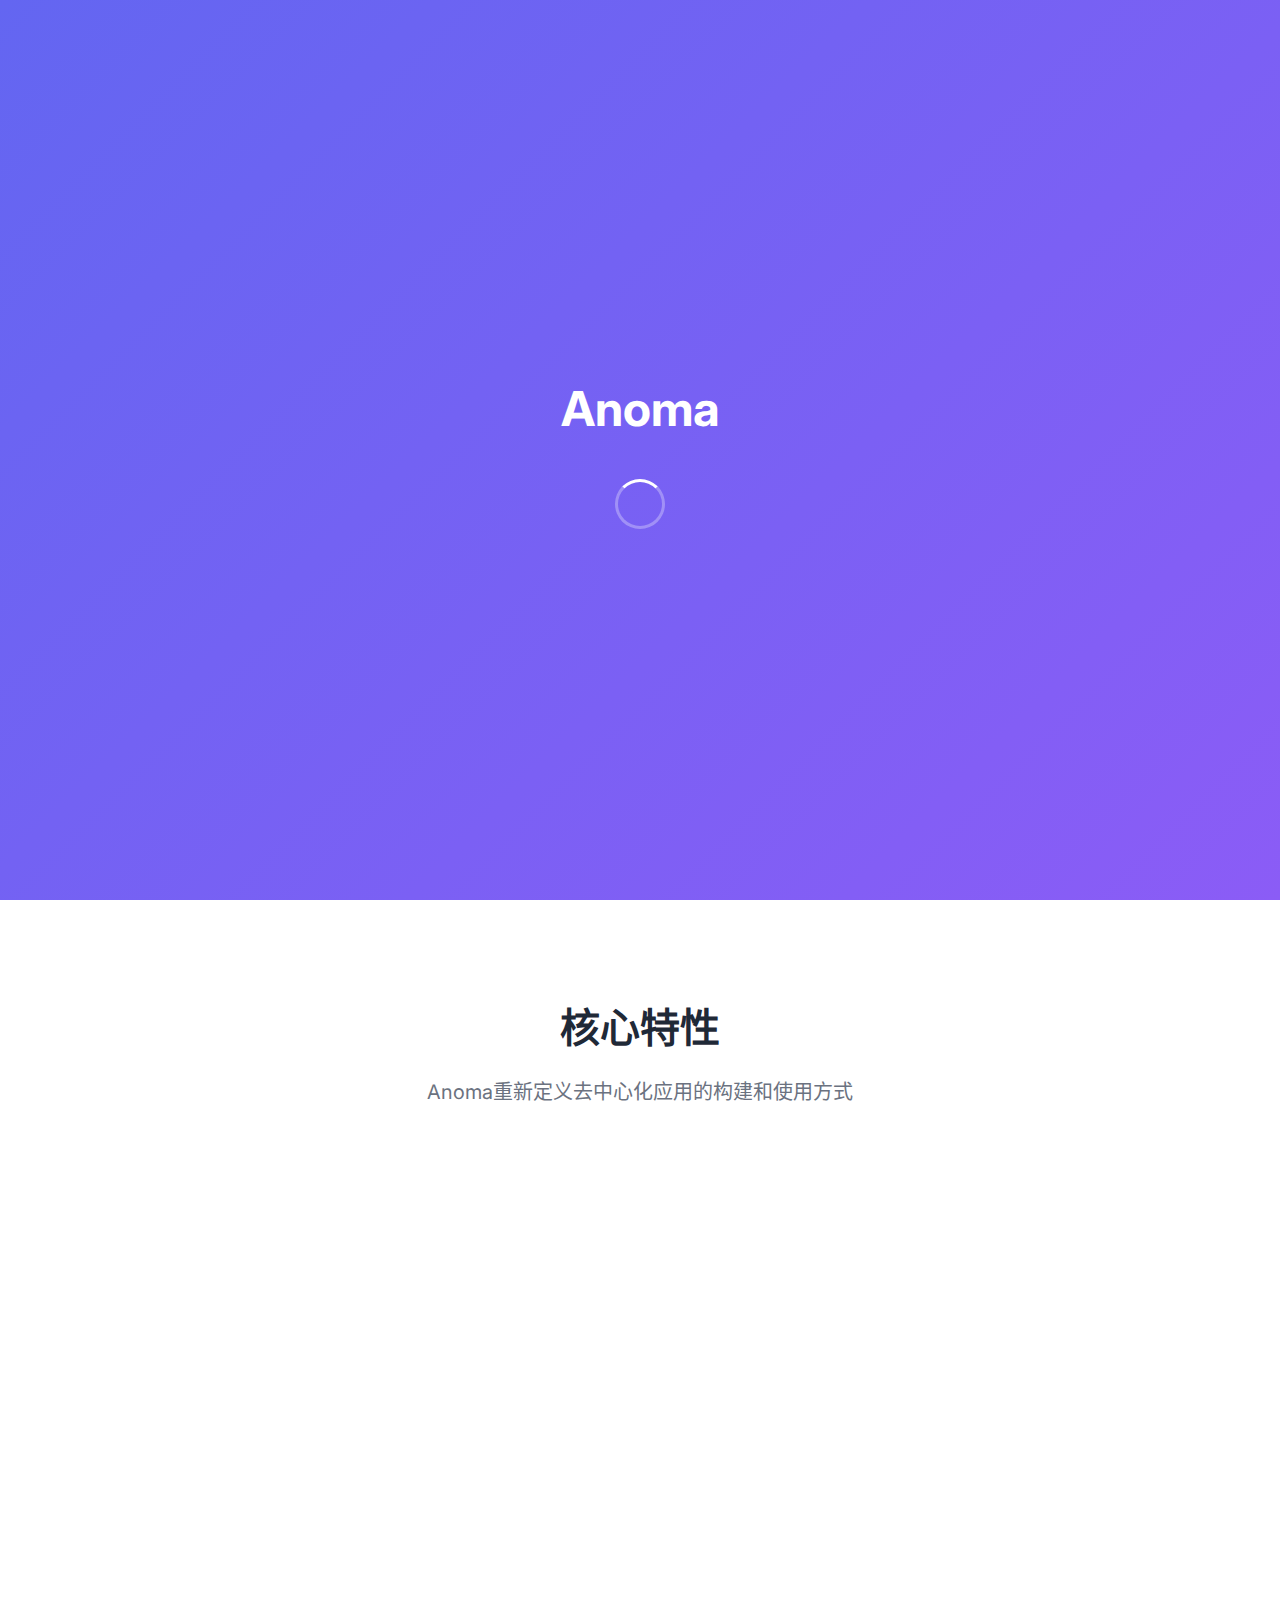
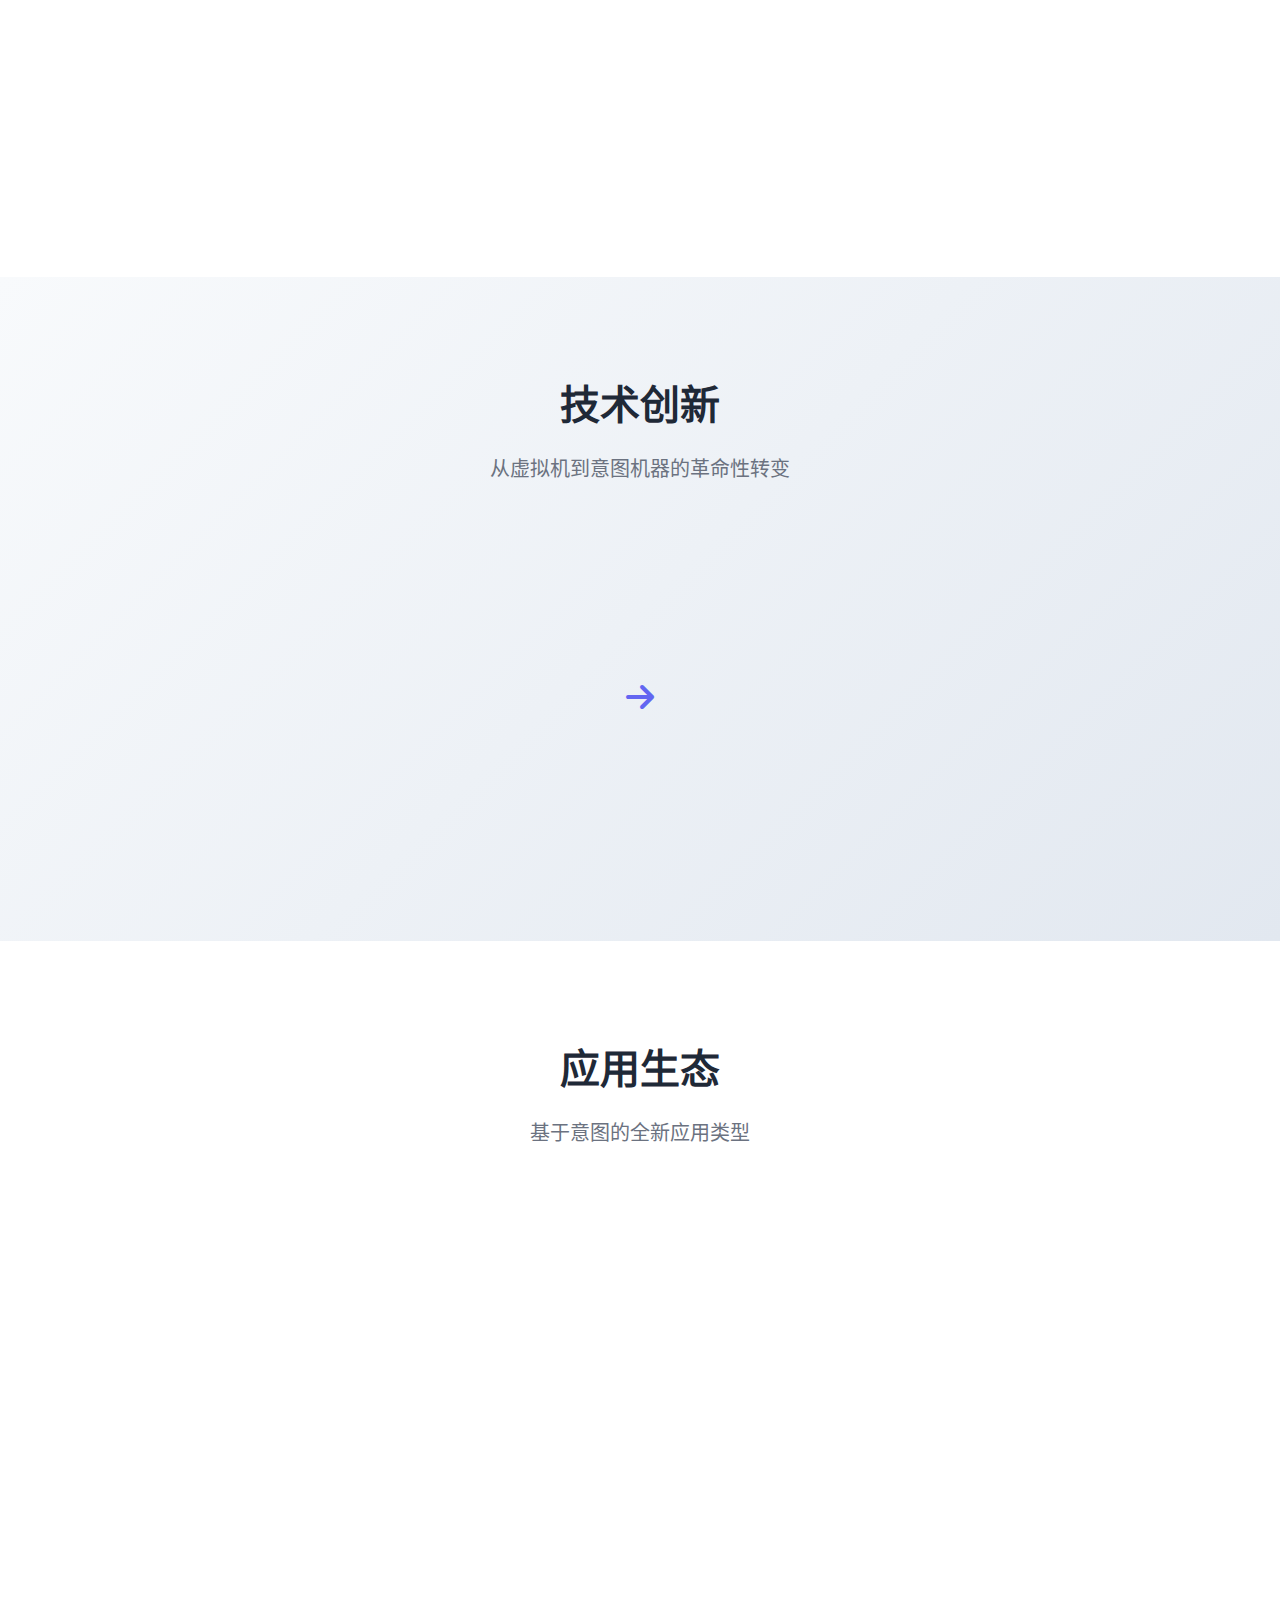
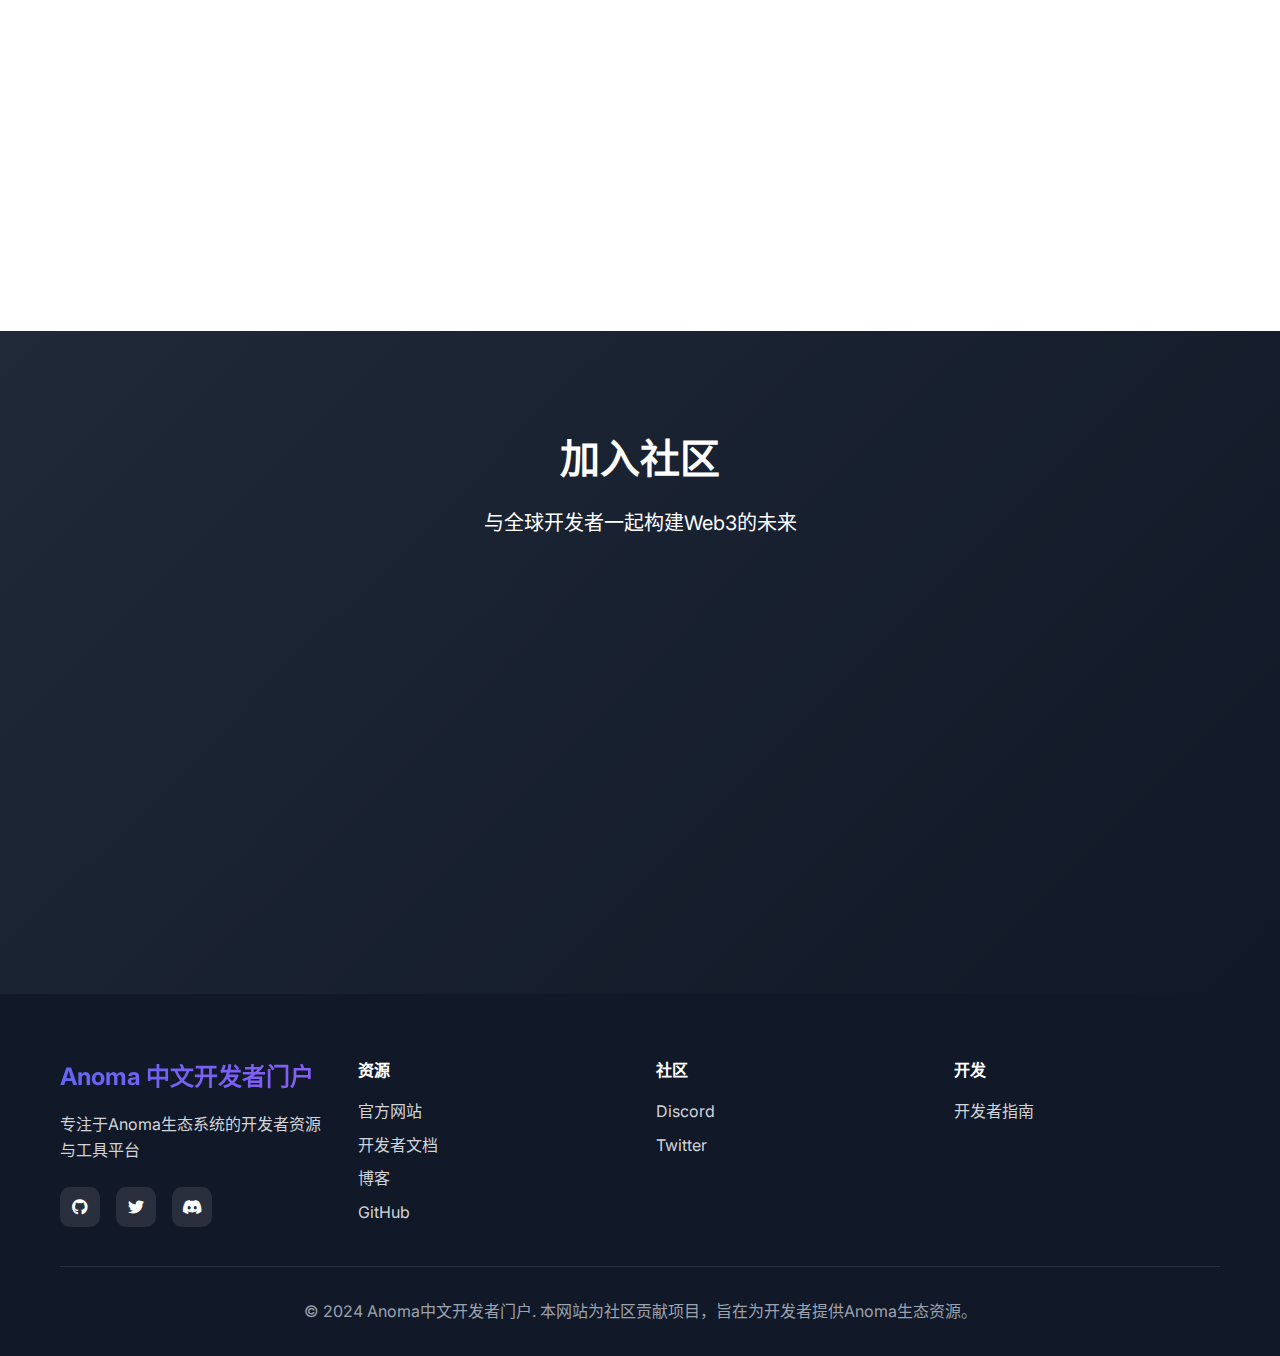
<file: index.html>
<!DOCTYPE html>
<html lang="zh-CN">
<head>
    <meta charset="UTF-8">
    <meta name="viewport" content="width=device-width, initial-scale=1.0">
    <title>Anoma 中文开发者门户 - Web3的意图中心化操作系统</title>
    <link rel="stylesheet" href="styles.css">
    <link href="https://fonts.googleapis.com/css2?family=Inter:wght@300;400;500;600;700&display=swap" rel="stylesheet">
    <link rel="stylesheet" href="https://cdnjs.cloudflare.com/ajax/libs/font-awesome/6.0.0/css/all.min.css">
    <style>
        /* 备用字体样式 */
        body {
            font-family: 'Inter', -apple-system, BlinkMacSystemFont, 'Segoe UI', 'Microsoft YaHei', '微软雅黑', Roboto, Arial, sans-serif !important;
        }
        /* 确保基础样式正确加载 */
        * {
            box-sizing: border-box;
        }
        .navbar {
            background: rgba(255, 255, 255, 0.95) !important;
            backdrop-filter: blur(10px);
        }
    </style>
</head>
<body>
    <!-- 导航栏 -->
    <nav class="navbar">
        <div class="nav-container">
            <div class="nav-logo">
                <img src="iso.svg" alt="Anoma Logo" class="logo-icon">
                <h2>Anoma 中文开发者门户</h2>
            </div>
            <ul class="nav-menu">
                <li class="nav-item">
                    <a href="anoma-ecosystem-navigator/index.html" class="nav-link">生态导航</a>
                </li>
                <li class="nav-item">
                    <a href="anoma-dev-tools/index.html" class="nav-link">开发者工具</a>
                </li>
            </ul>
            <div class="hamburger">
                <span class="bar"></span>
                <span class="bar"></span>
                <span class="bar"></span>
            </div>
        </div>
    </nav>

    <!-- 主页面 -->
    <section id="home" class="hero">
        <div class="hero-container">
            <div class="hero-content">
                <h1 class="hero-title">
                    Web3的<span class="gradient-text">意图中心化</span><br>
                    分布式操作系统
                </h1>
                <p class="hero-description">
                    Anoma统一底层区块链为单一开发环境，结束了限制当今去中心化应用的状态和用户碎片化问题。
                    构建真正以用户为中心的应用，让区块链为人类服务。
                </p>
                <div class="hero-buttons">
                    <a href="#features" class="btn btn-primary">
                        <i class="fas fa-rocket"></i>
                        探索特性
                    </a>
                    <a href="https://github.com/anoma/anoma" target="_blank" class="btn btn-secondary">
                        <i class="fab fa-github"></i>
                        查看代码
                    </a>
                </div>
            </div>
            <div class="hero-visual">
                <div class="floating-card">
                    <div class="card-header">
                        <div class="card-dots">
                            <span></span>
                            <span></span>
                            <span></span>
                        </div>
                    </div>
                    <div class="card-content">
                        <div class="intent-example">
                            <div class="intent-input">
                                <i class="fas fa-user"></i>
                                <span>用户意图: "用最低费用将1 ETH换成USDC"</span>
                            </div>
                            <div class="intent-arrow">
                                <i class="fas fa-arrow-down"></i>
                            </div>
                            <div class="intent-processing">
                                <i class="fas fa-cogs"></i>
                                <span>Anoma自动处理跨链交易...</span>
                            </div>
                            <div class="intent-arrow">
                                <i class="fas fa-arrow-down"></i>
                            </div>
                            <div class="intent-result">
                                <i class="fas fa-check-circle"></i>
                                <span>交易完成！</span>
                            </div>
                        </div>
                    </div>
                </div>
            </div>
        </div>
    </section>

    <!-- 核心特性 -->
    <section id="features" class="features">
        <div class="container">
            <div class="section-header">
                <h2>核心特性</h2>
                <p>Anoma重新定义去中心化应用的构建和使用方式</p>
            </div>
            <div class="features-grid">
                <div class="feature-card">
                    <div class="feature-icon">
                        <i class="fas fa-user-centric"></i>
                        <svg width="60" height="60" viewBox="0 0 60 60" fill="none">
                            <circle cx="30" cy="30" r="25" stroke="#6366f1" stroke-width="2" fill="none"/>
                            <circle cx="30" cy="25" r="8" stroke="#6366f1" stroke-width="2" fill="none"/>
                            <path d="M15 45c0-8 7-15 15-15s15 7 15 15" stroke="#6366f1" stroke-width="2" fill="none"/>
                        </svg>
                    </div>
                    <h3>用户中心化</h3>
                    <p>将用户置于区块链体验的中心，抽象化底层基础设施的复杂性，创造更人性化的界面。</p>
                </div>
                <div class="feature-card">
                    <div class="feature-icon">
                        <svg width="60" height="60" viewBox="0 0 60 60" fill="none">
                            <rect x="10" y="15" width="15" height="30" rx="2" stroke="#10b981" stroke-width="2" fill="none"/>
                            <rect x="35" y="20" width="15" height="25" rx="2" stroke="#10b981" stroke-width="2" fill="none"/>
                            <path d="M25 30h10" stroke="#10b981" stroke-width="2"/>
                            <path d="M30 25v10" stroke="#10b981" stroke-width="2"/>
                        </svg>
                    </div>
                    <h3>兼容任何链</h3>
                    <p>通过一次部署访问Anoma连接的任何链上的用户、状态和结算功能。</p>
                </div>
                <div class="feature-card">
                    <div class="feature-icon">
                        <svg width="60" height="60" viewBox="0 0 60 60" fill="none">
                            <circle cx="20" cy="20" r="8" stroke="#f59e0b" stroke-width="2" fill="none"/>
                            <circle cx="40" cy="20" r="8" stroke="#f59e0b" stroke-width="2" fill="none"/>
                            <circle cx="30" cy="40" r="8" stroke="#f59e0b" stroke-width="2" fill="none"/>
                            <path d="M26 26l8 8" stroke="#f59e0b" stroke-width="2"/>
                            <path d="M34 26l-8 8" stroke="#f59e0b" stroke-width="2"/>
                        </svg>
                    </div>
                    <h3>完全可组合</h3>
                    <p>在意图层面而非交易层面组合交互，统一连接链之间的状态。</p>
                </div>
                <div class="feature-card">
                    <div class="feature-icon">
                        <svg width="60" height="60" viewBox="0 0 60 60" fill="none">
                            <path d="M10 30c0-11 9-20 20-20s20 9 20 20-9 20-20 20" stroke="#ef4444" stroke-width="2" fill="none"/>
                            <path d="M30 15v30" stroke="#ef4444" stroke-width="2"/>
                            <path d="M15 30h30" stroke="#ef4444" stroke-width="2"/>
                        </svg>
                    </div>
                    <h3>独特表达力</h3>
                    <p>表达任何用户意图，创建完全去中心化的任意应用类型。</p>
                </div>
                <div class="feature-card">
                    <div class="feature-icon">
                        <svg width="60" height="60" viewBox="0 0 60 60" fill="none">
                            <path d="M15 45L30 15L45 45" stroke="#8b5cf6" stroke-width="2" fill="none"/>
                            <path d="M22 35h16" stroke="#8b5cf6" stroke-width="2"/>
                            <circle cx="30" cy="15" r="3" fill="#8b5cf6"/>
                        </svg>
                    </div>
                    <h3>无限扩展</h3>
                    <p>由于Anoma独特的可扩展性方法，可以扩展到物理定律允许的程度。</p>
                </div>
                <div class="feature-card">
                    <div class="feature-icon">
                        <svg width="60" height="60" viewBox="0 0 60 60" fill="none">
                            <rect x="15" y="20" width="30" height="20" rx="3" stroke="#06b6d4" stroke-width="2" fill="none"/>
                            <circle cx="25" cy="30" r="3" stroke="#06b6d4" stroke-width="2" fill="none"/>
                            <path d="M35 27v6" stroke="#06b6d4" stroke-width="2"/>
                            <path d="M20 15v5" stroke="#06b6d4" stroke-width="2"/>
                            <path d="M30 15v5" stroke="#06b6d4" stroke-width="2"/>
                            <path d="M40 15v5" stroke="#06b6d4" stroke-width="2"/>
                        </svg>
                    </div>
                    <h3>可编程数据主权</h3>
                    <p>控制与谁共享什么数据以及用于什么目的，赋予用户对自己数据的完全主权。</p>
                </div>
            </div>
        </div>
    </section>

    <!-- 技术优势 -->
    <section id="technology" class="technology">
        <div class="container">
            <div class="section-header">
                <h2>技术创新</h2>
                <p>从虚拟机到意图机器的革命性转变</p>
            </div>
            <div class="tech-comparison">
                <div class="comparison-card">
                    <div class="card-header old">
                        <h3>传统区块链</h3>
                        <span class="tag">交易中心化</span>
                    </div>
                    <div class="card-content">
                        <div class="tech-item">
                            <i class="fas fa-times-circle"></i>
                            <span>用户需要理解复杂的交易流程</span>
                        </div>
                        <div class="tech-item">
                            <i class="fas fa-times-circle"></i>
                            <span>多链操作需要多次签名</span>
                        </div>
                        <div class="tech-item">
                            <i class="fas fa-times-circle"></i>
                            <span>状态和流动性碎片化</span>
                        </div>
                        <div class="tech-item">
                            <i class="fas fa-times-circle"></i>
                            <span>扩展性受限</span>
                        </div>
                    </div>
                </div>
                <div class="comparison-arrow">
                    <i class="fas fa-arrow-right"></i>
                </div>
                <div class="comparison-card">
                    <div class="card-header new">
                        <h3>Anoma</h3>
                        <span class="tag">意图中心化</span>
                    </div>
                    <div class="card-content">
                        <div class="tech-item">
                            <i class="fas fa-check-circle"></i>
                            <span>用户只需表达想要的结果</span>
                        </div>
                        <div class="tech-item">
                            <i class="fas fa-check-circle"></i>
                            <span>一次操作跨所有连接的链</span>
                        </div>
                        <div class="tech-item">
                            <i class="fas fa-check-circle"></i>
                            <span>统一的状态和流动性</span>
                        </div>
                        <div class="tech-item">
                            <i class="fas fa-check-circle"></i>
                            <span>无限扩展能力</span>
                        </div>
                    </div>
                </div>
            </div>
        </div>
    </section>

    <!-- 生态系统 -->
    <section id="ecosystem" class="ecosystem">
        <div class="container">
            <div class="section-header">
                <h2>应用生态</h2>
                <p>基于意图的全新应用类型</p>
            </div>
            <div class="ecosystem-grid">
                <div class="ecosystem-card">
                    <div class="card-icon">
                        <i class="fas fa-exchange-alt"></i>
                    </div>
                    <h3>去中心化交易所</h3>
                    <p>完全去中心化的订单簿交易所，支持跨链原子交换和最优价格发现。</p>
                </div>
                <div class="ecosystem-card">
                    <div class="card-icon">
                        <i class="fas fa-comments"></i>
                    </div>
                    <h3>社交应用</h3>
                    <p>去中心化的Slack/Discord替代品，具有完全的数据主权和隐私保护。</p>
                </div>
                <div class="ecosystem-card">
                    <div class="card-icon">
                        <i class="fas fa-heart"></i>
                    </div>
                    <h3>匹配应用</h3>
                    <p>各种类型的配对服务，从约会到工作匹配，都具有隐私保护功能。</p>
                </div>
                <div class="ecosystem-card">
                    <div class="card-icon">
                        <i class="fas fa-donate"></i>
                    </div>
                    <h3>众筹平台</h3>
                    <p>创新的去中心化筹款机制，支持复杂的资金分配和治理模式。</p>
                </div>
            </div>
        </div>
    </section>

    <!-- 社区 -->
    <section id="community" class="community">
        <div class="container">
            <div class="section-header">
                <h2>加入社区</h2>
                <p>与全球开发者一起构建Web3的未来</p>
            </div>
            <div class="community-grid">
                <a href="https://github.com/anoma/anoma" target="_blank" class="community-card">
                    <div class="card-icon">
                        <i class="fab fa-github"></i>
                    </div>
                    <h3>GitHub</h3>
                    <p>查看源代码，提交问题，参与开发</p>
                </a>
                <a href="https://discord.gg/anoma" target="_blank" class="community-card">
                    <div class="card-icon">
                        <i class="fab fa-discord"></i>
                    </div>
                    <h3>Discord</h3>
                    <p>开发者讨论，社区辩论，测试网更新</p>
                </a>
                <a href="https://x.com/anoma" target="_blank" class="community-card">
                    <div class="card-icon">
                        <i class="fab fa-twitter"></i>
                    </div>
                    <h3>Twitter</h3>
                    <p>最新公告，生态系统动态</p>
                </a>
                <a href="https://anoma.net/blog" target="_blank" class="community-card">
                    <div class="card-icon">
                        <i class="fas fa-blog"></i>
                    </div>
                    <h3>博客</h3>
                    <p>深度见解，协议升级，治理提案</p>
                </a>
            </div>
        </div>
    </section>

    <!-- 页脚 -->
    <footer class="footer">
        <div class="container">
            <div class="footer-content">
                <div class="footer-section">
                    <h3>Anoma 中文开发者门户</h3>
                    <p>专注于Anoma生态系统的开发者资源与工具平台</p>
                    <div class="social-links">
                        <a href="https://github.com/anoma/anoma" target="_blank">
                            <i class="fab fa-github"></i>
                        </a>
                        <a href="https://x.com/anoma" target="_blank">
                            <i class="fab fa-twitter"></i>
                        </a>
                        <a href="https://discord.gg/anoma" target="_blank">
                            <i class="fab fa-discord"></i>
                        </a>
                    </div>
                </div>
                <div class="footer-section">
                    <h4>资源</h4>
                    <ul>
                        <li><a href="https://anoma.net" target="_blank">官方网站</a></li>
                        <li><a href="https://github.com/anoma/developer-docs" target="_blank">开发者文档</a></li>
                        <li><a href="https://anoma.net/blog" target="_blank">博客</a></li>
                        <li><a href="https://github.com/anoma/anoma" target="_blank">GitHub</a></li>
                    </ul>
                </div>
                <div class="footer-section">
                    <h4>社区</h4>
                    <ul>
                        <li><a href="https://discord.gg/anoma" target="_blank">Discord</a></li>
                        <li><a href="https://x.com/anoma" target="_blank">Twitter</a></li>
                    </ul>
                </div>
                <div class="footer-section">
                    <h4>开发</h4>
                    <ul>
                        <li><a href="https://github.com/anoma/developer-docs" target="_blank">开发者指南</a></li>
                    </ul>
                </div>
            </div>
            <div class="footer-bottom">
                <p>&copy; 2024 Anoma中文开发者门户. 本网站为社区贡献项目，旨在为开发者提供Anoma生态资源。</p>
            </div>
        </div>
    </footer>

    <script src="script.js"></script>
</body>
</html>
</file>
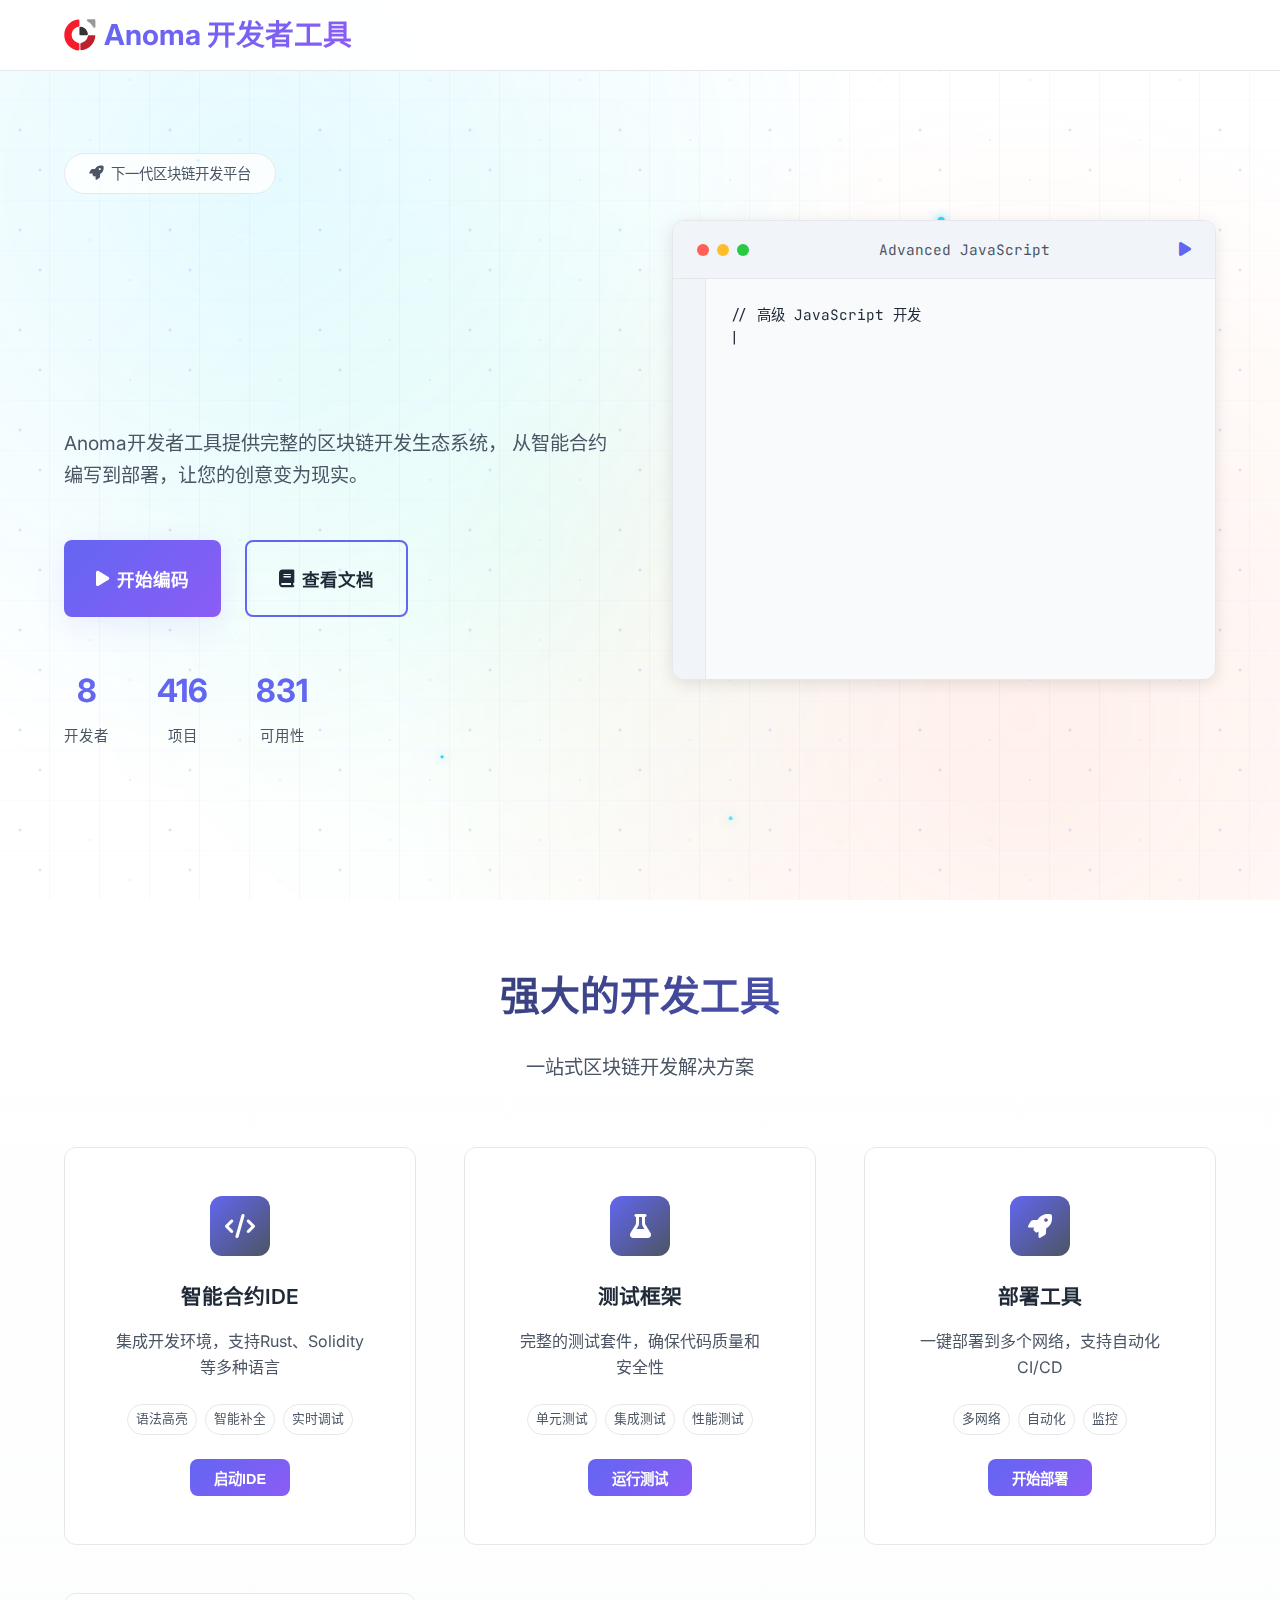
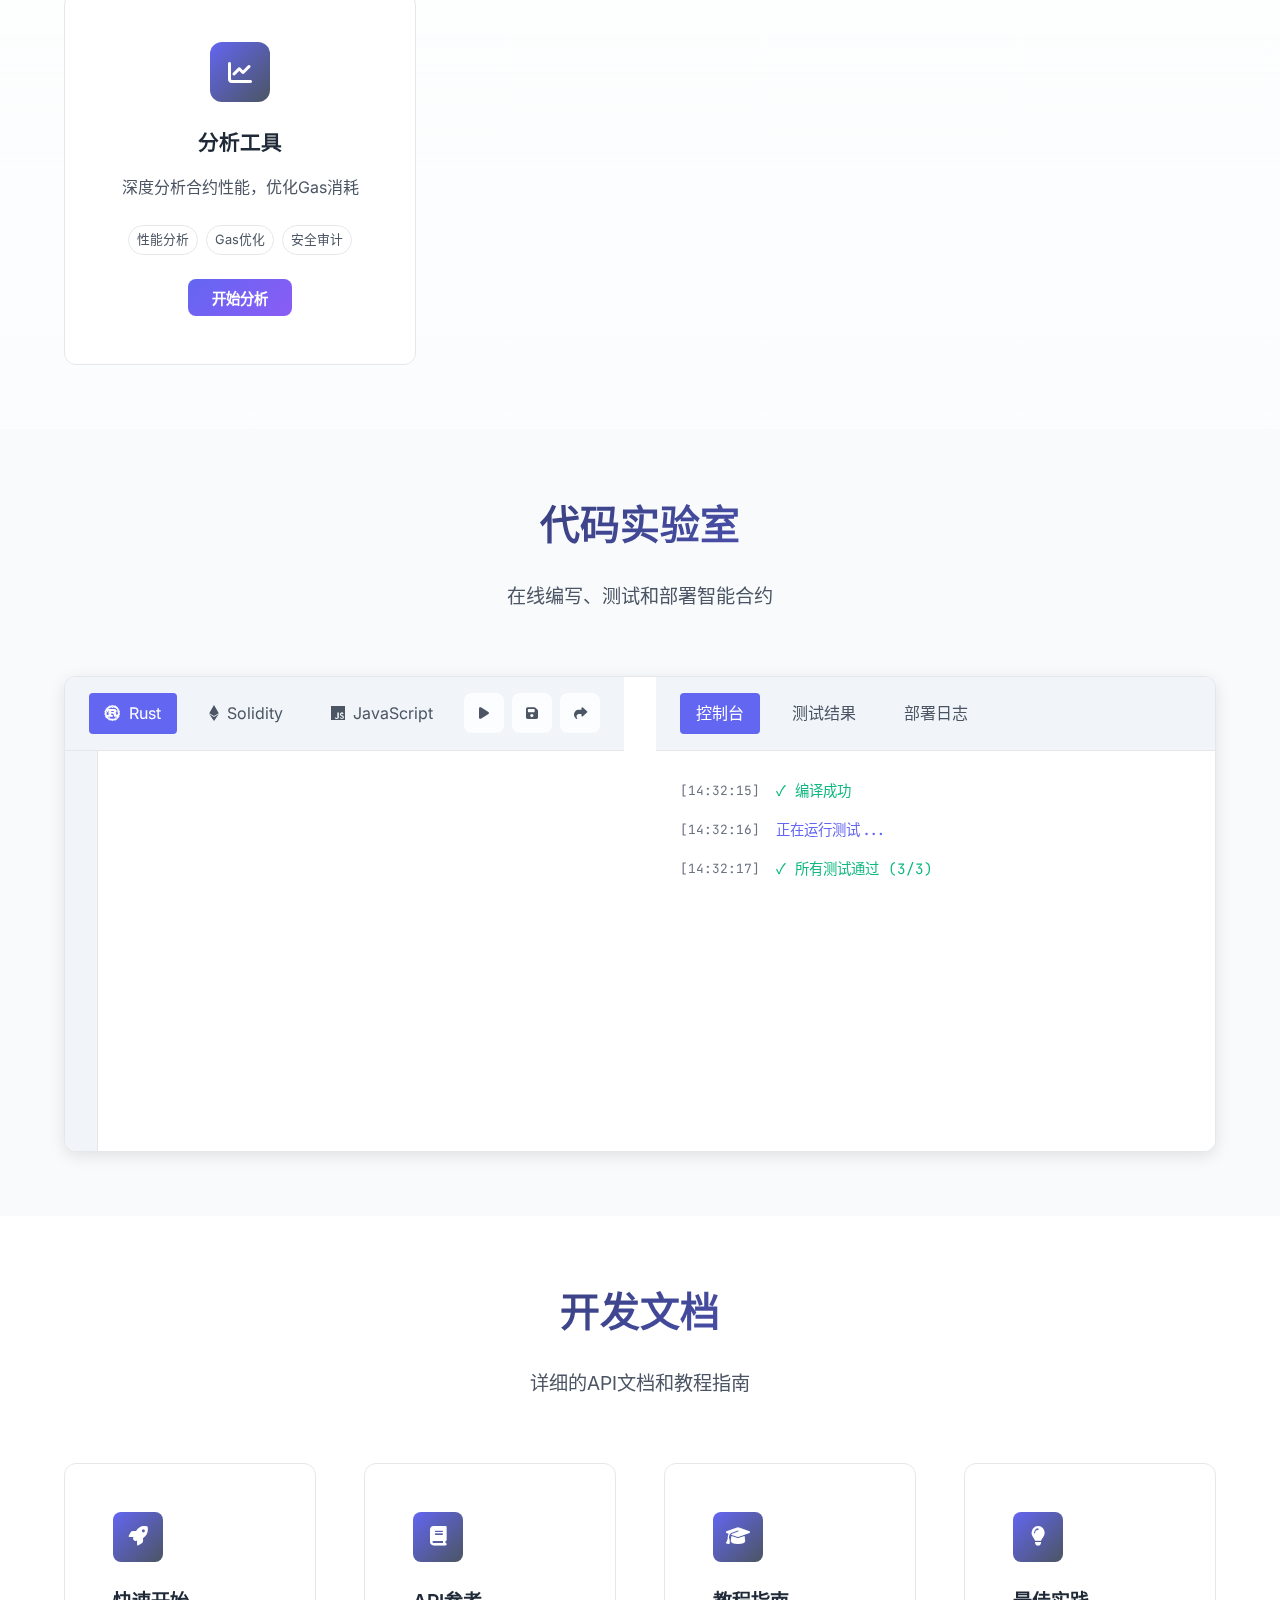
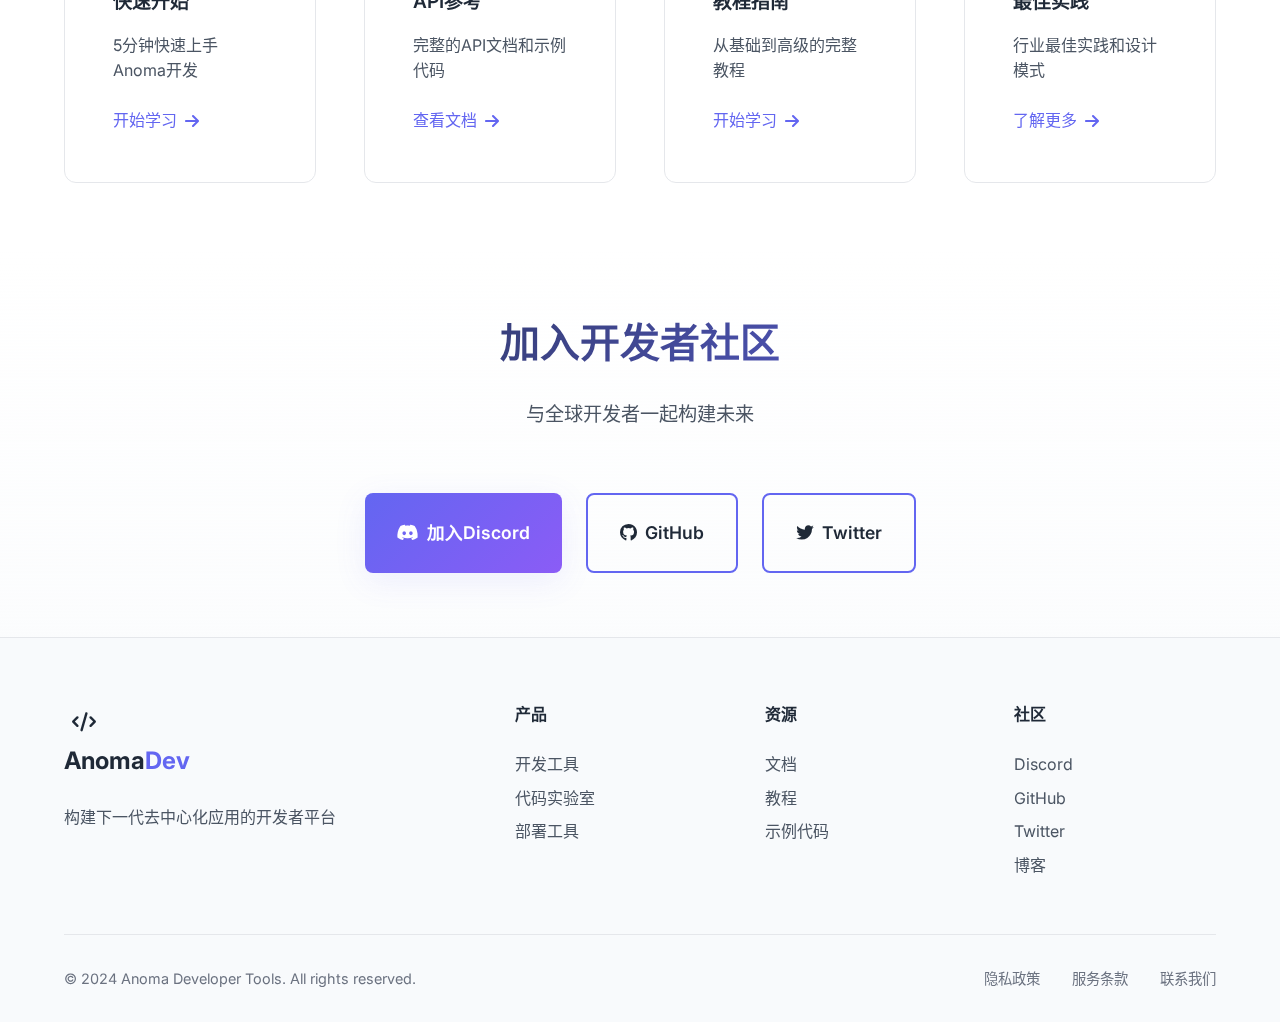
<file: anoma-dev-tools/index.html>
<!DOCTYPE html>
<html lang="zh-CN">
<head>
    <meta charset="UTF-8">
    <meta name="viewport" content="width=device-width, initial-scale=1.0">
    <title>Anoma Developer Tools - 下一代区块链开发平台</title>
    <meta name="description" content="Anoma开发者工具 - 强大的区块链开发平台，提供智能合约开发、调试和部署工具">
    <link rel="stylesheet" href="styles.css">
    <link rel="preconnect" href="https://fonts.googleapis.com">
    <link rel="preconnect" href="https://fonts.gstatic.com" crossorigin>
    <link href="https://fonts.googleapis.com/css2?family=JetBrains+Mono:wght@300;400;500;600;700&family=Inter:wght@300;400;500;600;700;800&display=swap" rel="stylesheet">
    <link rel="stylesheet" href="https://cdnjs.cloudflare.com/ajax/libs/font-awesome/6.4.0/css/all.min.css">
</head>
<body>
    <!-- 背景效果 -->
    <div class="background-effects">
        <div class="neural-network"></div>
        <div class="code-rain"></div>
        <div class="floating-particles"></div>
    </div>

    <!-- 导航栏 -->
    <nav class="navbar">
        <div class="nav-container">
            <div class="nav-logo">
                <img src="iso.svg" alt="Anoma Logo" class="logo-icon">
                <h2>Anoma 开发者工具</h2>
            </div>
        </div>
    </nav>

    <!-- 主页面 -->
    <main>
        <!-- 英雄区域 -->
        <section id="home" class="hero-section">
            <div class="hero-container">
                <div class="hero-content">
                    <div class="hero-badge">
                        <i class="fas fa-rocket"></i>
                        <span>下一代区块链开发平台</span>
                    </div>
                    
                    <h1 class="hero-title">
                        <span class="title-line">构建未来的</span>
                        <span class="title-line gradient-text">去中心化应用</span>
                        <span class="title-line">从这里开始</span>
                    </h1>
                    
                    <p class="hero-description">
                        Anoma开发者工具提供完整的区块链开发生态系统，
                        从智能合约编写到部署，让您的创意变为现实。
                    </p>
                    
                    <div class="hero-actions">
                        <button class="btn-primary btn-large">
                            <i class="fas fa-play"></i>
                            开始编码
                        </button>
                        <button class="btn-outline btn-large">
                            <i class="fas fa-book"></i>
                            查看文档
                        </button>
                    </div>
                    
                    <div class="hero-stats">
                        <div class="stat-item">
                            <div class="stat-number">10K+</div>
                            <div class="stat-label">开发者</div>
                        </div>
                        <div class="stat-item">
                            <div class="stat-number">500+</div>
                            <div class="stat-label">项目</div>
                        </div>
                        <div class="stat-item">
                            <div class="stat-number">99.9%</div>
                            <div class="stat-label">可用性</div>
                        </div>
                    </div>
                </div>
                
                <div class="hero-code">
                    <div class="code-window">
                        <div class="window-header">
                            <div class="window-controls">
                                <span class="control close"></span>
                                <span class="control minimize"></span>
                                <span class="control maximize"></span>
                            </div>
                            <div class="window-title">smart_contract.rs</div>
                            <div class="window-actions">
                                <i class="fas fa-play"></i>
                            </div>
                        </div>
                        <div class="code-content">
                            <div class="line-numbers"></div>
                            <div class="code-text" id="hero-code"></div>
                        </div>
                    </div>
                </div>
            </div>
        </section>

        <!-- 开发工具区域 -->
        <section id="tools" class="tools-section">
            <div class="container">
                <div class="section-header">
                    <h2 class="section-title">强大的开发工具</h2>
                    <p class="section-description">一站式区块链开发解决方案</p>
                </div>
                
                <div class="tools-grid">
                    <div class="tool-card" data-tool="ide">
                        <div class="tool-icon">
                            <i class="fas fa-code"></i>
                        </div>
                        <h3>智能合约IDE</h3>
                        <p>集成开发环境，支持Rust、Solidity等多种语言</p>
                        <div class="tool-features">
                            <span class="feature-tag">语法高亮</span>
                            <span class="feature-tag">智能补全</span>
                            <span class="feature-tag">实时调试</span>
                        </div>
                        <button class="tool-action-btn">启动IDE</button>
                    </div>
                    
                    <div class="tool-card" data-tool="testing">
                        <div class="tool-icon">
                            <i class="fas fa-flask"></i>
                        </div>
                        <h3>测试框架</h3>
                        <p>完整的测试套件，确保代码质量和安全性</p>
                        <div class="tool-features">
                            <span class="feature-tag">单元测试</span>
                            <span class="feature-tag">集成测试</span>
                            <span class="feature-tag">性能测试</span>
                        </div>
                        <button class="tool-action-btn">运行测试</button>
                    </div>
                    
                    <div class="tool-card" data-tool="deployment">
                        <div class="tool-icon">
                            <i class="fas fa-rocket"></i>
                        </div>
                        <h3>部署工具</h3>
                        <p>一键部署到多个网络，支持自动化CI/CD</p>
                        <div class="tool-features">
                            <span class="feature-tag">多网络</span>
                            <span class="feature-tag">自动化</span>
                            <span class="feature-tag">监控</span>
                        </div>
                        <button class="tool-action-btn">开始部署</button>
                    </div>
                    
                    <div class="tool-card" data-tool="analytics">
                        <div class="tool-icon">
                            <i class="fas fa-chart-line"></i>
                        </div>
                        <h3>分析工具</h3>
                        <p>深度分析合约性能，优化Gas消耗</p>
                        <div class="tool-features">
                            <span class="feature-tag">性能分析</span>
                            <span class="feature-tag">Gas优化</span>
                            <span class="feature-tag">安全审计</span>
                        </div>
                        <button class="tool-action-btn">开始分析</button>
                    </div>
                </div>
            </div>
        </section>

        <!-- 代码实验室 -->
        <section id="playground" class="playground-section">
            <div class="container">
                <div class="section-header">
                    <h2 class="section-title">代码实验室</h2>
                    <p class="section-description">在线编写、测试和部署智能合约</p>
                </div>
                
                <div class="playground-container">
                    <div class="editor-panel">
                        <div class="editor-header">
                            <div class="editor-tabs">
                                <div class="tab active" data-language="rust">
                                    <i class="fab fa-rust"></i>
                                    <span>Rust</span>
                                </div>
                                <div class="tab" data-language="solidity">
                                    <i class="fab fa-ethereum"></i>
                                    <span>Solidity</span>
                                </div>
                                <div class="tab" data-language="javascript">
                                    <i class="fab fa-js"></i>
                                    <span>JavaScript</span>
                                </div>
                            </div>
                            <div class="editor-actions">
                                <button class="btn-icon" title="运行代码">
                                    <i class="fas fa-play"></i>
                                </button>
                                <button class="btn-icon" title="保存">
                                    <i class="fas fa-save"></i>
                                </button>
                                <button class="btn-icon" title="分享">
                                    <i class="fas fa-share"></i>
                                </button>
                            </div>
                        </div>
                        
                        <div class="editor-content">
                            <div class="line-numbers" id="editor-line-numbers"></div>
                            <div class="code-editor" id="code-editor" contenteditable="true"></div>
                        </div>
                    </div>
                    
                    <div class="output-panel">
                        <div class="output-header">
                            <div class="output-tabs">
                                <div class="tab active">控制台</div>
                                <div class="tab">测试结果</div>
                                <div class="tab">部署日志</div>
                            </div>
                        </div>
                        
                        <div class="output-content">
                            <div class="console" id="console-output">
                                <div class="console-line success">
                                    <span class="timestamp">[14:32:15]</span>
                                    <span class="message">✓ 编译成功</span>
                                </div>
                                <div class="console-line info">
                                    <span class="timestamp">[14:32:16]</span>
                                    <span class="message">正在运行测试...</span>
                                </div>
                                <div class="console-line success">
                                    <span class="timestamp">[14:32:17]</span>
                                    <span class="message">✓ 所有测试通过 (3/3)</span>
                                </div>
                            </div>
                        </div>
                    </div>
                </div>
            </div>
        </section>

        <!-- 文档区域 -->
        <section id="docs" class="docs-section">
            <div class="container">
                <div class="section-header">
                    <h2 class="section-title">开发文档</h2>
                    <p class="section-description">详细的API文档和教程指南</p>
                </div>
                
                <div class="docs-grid">
                    <div class="doc-card">
                        <div class="doc-icon">
                            <i class="fas fa-rocket"></i>
                        </div>
                        <h3>快速开始</h3>
                        <p>5分钟快速上手Anoma开发</p>
                        <a href="https://docs.anoma.net/getting-started" class="doc-link" target="_blank">
                            开始学习 <i class="fas fa-arrow-right"></i>
                        </a>
                    </div>
                    
                    <div class="doc-card">
                        <div class="doc-icon">
                            <i class="fas fa-book"></i>
                        </div>
                        <h3>API参考</h3>
                        <p>完整的API文档和示例代码</p>
                        <a href="https://docs.anoma.net/api" class="doc-link" target="_blank">
                            查看文档 <i class="fas fa-arrow-right"></i>
                        </a>
                    </div>
                    
                    <div class="doc-card">
                        <div class="doc-icon">
                            <i class="fas fa-graduation-cap"></i>
                        </div>
                        <h3>教程指南</h3>
                        <p>从基础到高级的完整教程</p>
                        <a href="https://docs.anoma.net/tutorials" class="doc-link" target="_blank">
                            开始学习 <i class="fas fa-arrow-right"></i>
                        </a>
                    </div>
                    
                    <div class="doc-card">
                        <div class="doc-icon">
                            <i class="fas fa-lightbulb"></i>
                        </div>
                        <h3>最佳实践</h3>
                        <p>行业最佳实践和设计模式</p>
                        <a href="https://docs.anoma.net/best-practices" class="doc-link" target="_blank">
                            了解更多 <i class="fas fa-arrow-right"></i>
                        </a>
                    </div>
                </div>
            </div>
        </section>

        <!-- 社区区域 -->
        <section id="community" class="community-section">
            <div class="container">
                <div class="section-header">
                    <h2 class="section-title">加入开发者社区</h2>
                    <p class="section-description">与全球开发者一起构建未来</p>
                </div>
                

                
                <div class="community-actions">
                    <a href="https://discord.gg/anoma" target="_blank" class="btn-primary btn-large">
                        <i class="fab fa-discord"></i>
                        加入Discord
                    </a>
                    <a href="https://github.com/anoma" target="_blank" class="btn-outline btn-large">
                        <i class="fab fa-github"></i>
                        GitHub
                    </a>
                    <a href="https://twitter.com/anoma" target="_blank" class="btn-outline btn-large">
                        <i class="fab fa-twitter"></i>
                        Twitter
                    </a>
                </div>
            </div>
        </section>
    </main>

    <!-- 页脚 -->
    <footer class="footer">
        <div class="container">
            <div class="footer-content">
                <div class="footer-section">
                    <div class="footer-brand">
                        <div class="logo-container">
                            <div class="logo-icon">
                                <i class="fas fa-code"></i>
                            </div>
                            <span class="logo-text">Anoma<span class="accent">Dev</span></span>
                        </div>
                        <p>构建下一代去中心化应用的开发者平台</p>
                    </div>
                </div>
                
                <div class="footer-section">
                    <h4>产品</h4>
                    <ul>
                        <li><a href="#tools" onclick="document.getElementById('tools').scrollIntoView({behavior: 'smooth'})">开发工具</a></li>
                        <li><a href="#playground" onclick="document.getElementById('playground').scrollIntoView({behavior: 'smooth'})">代码实验室</a></li>

                        <li><a href="https://docs.anoma.net/deployment" target="_blank">部署工具</a></li>
                    </ul>
                </div>
                
                <div class="footer-section">
                    <h4>资源</h4>
                    <ul>
                        <li><a href="https://docs.anoma.net" target="_blank">文档</a></li>
                        <li><a href="https://docs.anoma.net/tutorials" target="_blank">教程</a></li>

                        <li><a href="https://github.com/anoma/examples" target="_blank">示例代码</a></li>
                    </ul>
                </div>
                
                <div class="footer-section">
                    <h4>社区</h4>
                    <ul>
                        <li><a href="https://discord.gg/anoma" target="_blank">Discord</a></li>
                        <li><a href="https://github.com/anoma" target="_blank">GitHub</a></li>
                        <li><a href="https://twitter.com/anoma" target="_blank">Twitter</a></li>
                        <li><a href="https://blog.anoma.net" target="_blank">博客</a></li>
                    </ul>
                </div>
            </div>
            
            <div class="footer-bottom">
                <p>&copy; 2024 Anoma Developer Tools. All rights reserved.</p>
                <div class="footer-links">
                    <a href="#">隐私政策</a>
                    <a href="#">服务条款</a>
                    <a href="#">联系我们</a>
                </div>
            </div>
        </div>
    </footer>

    <script src="script.js"></script>
</body>
</html>
</file>
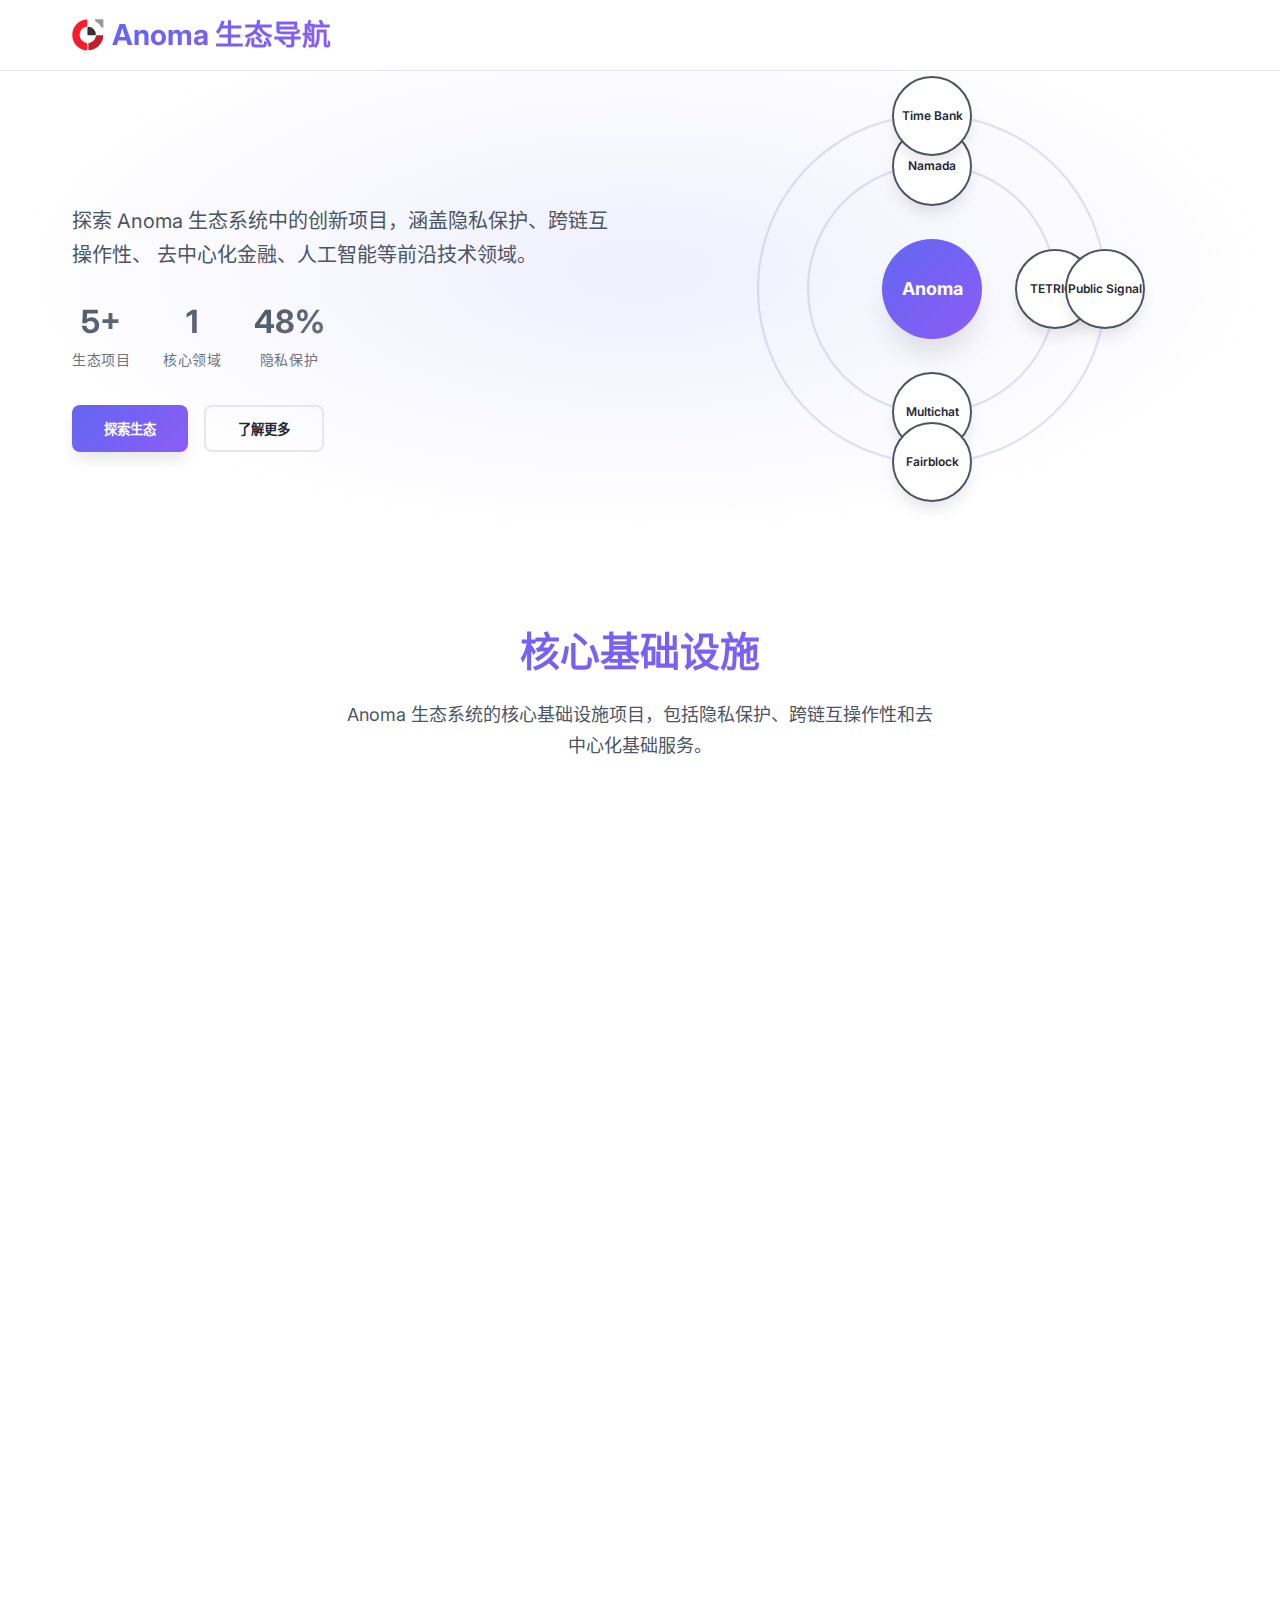
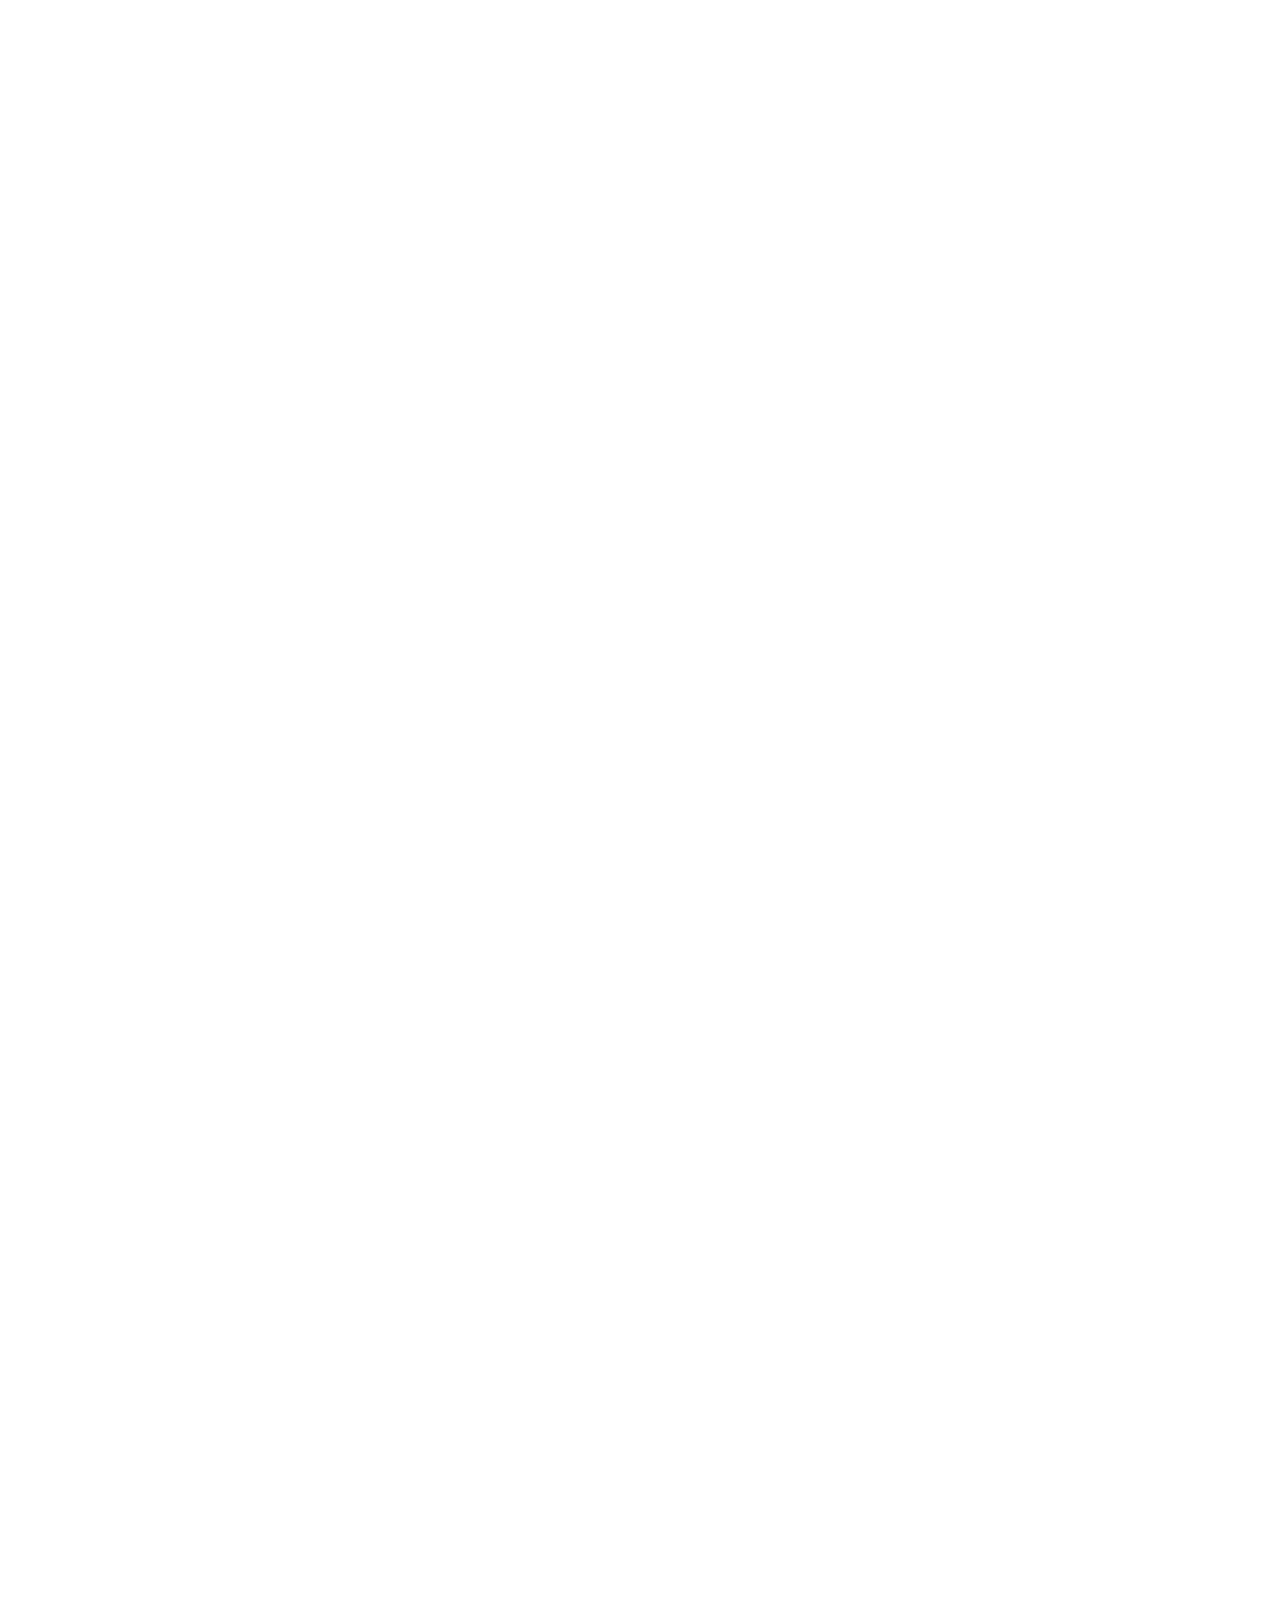
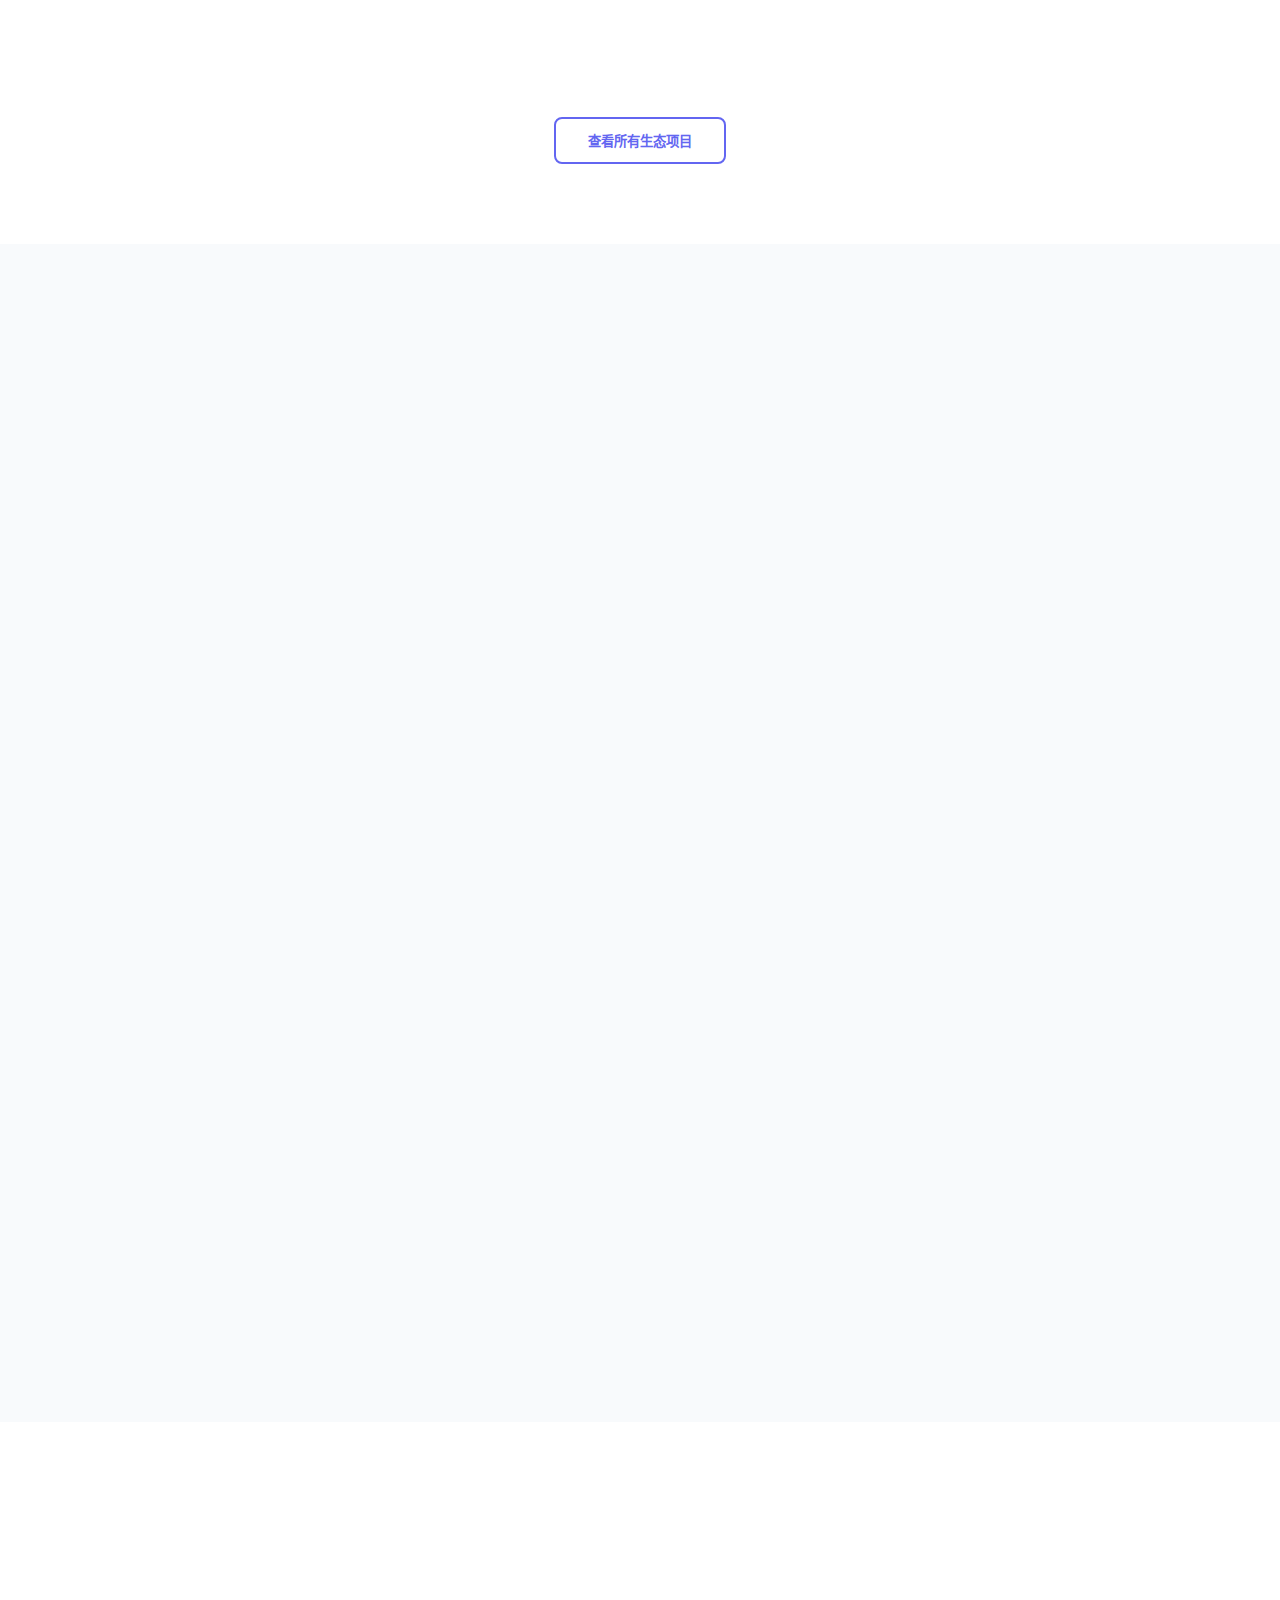
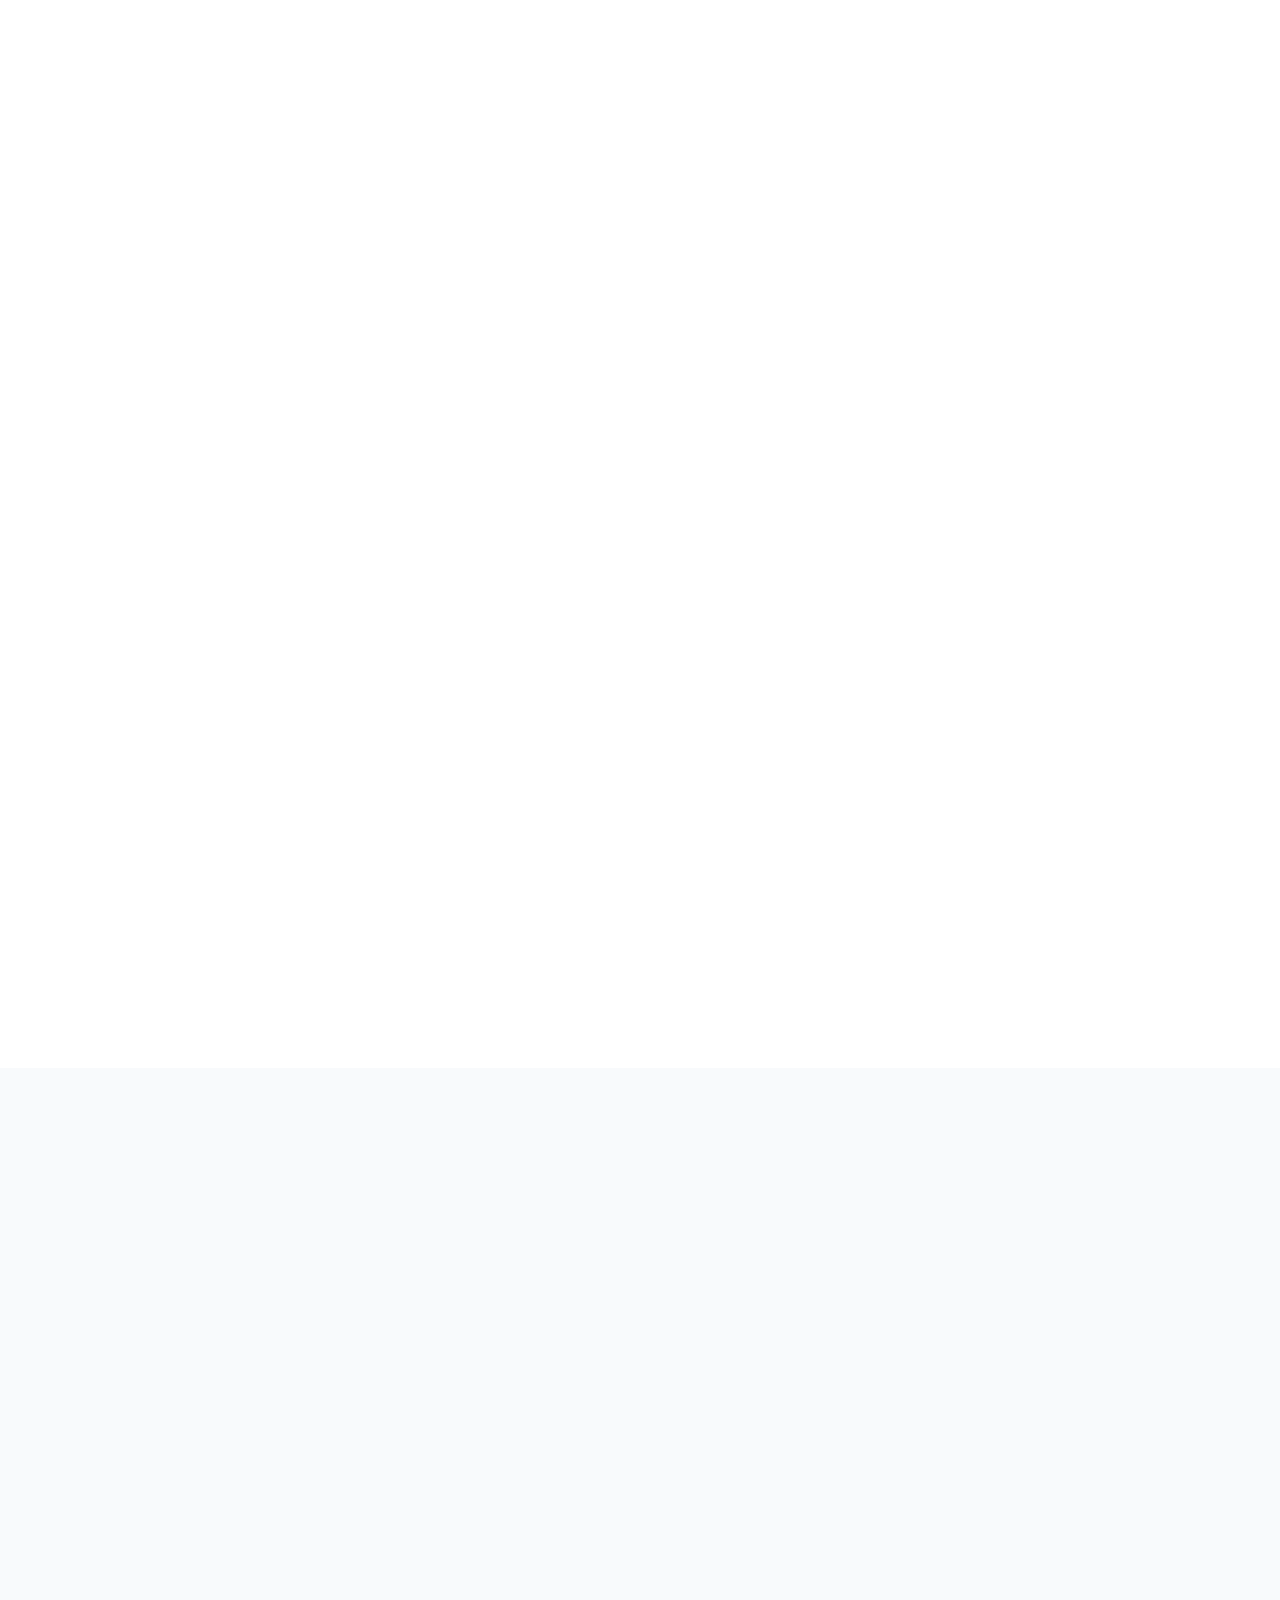
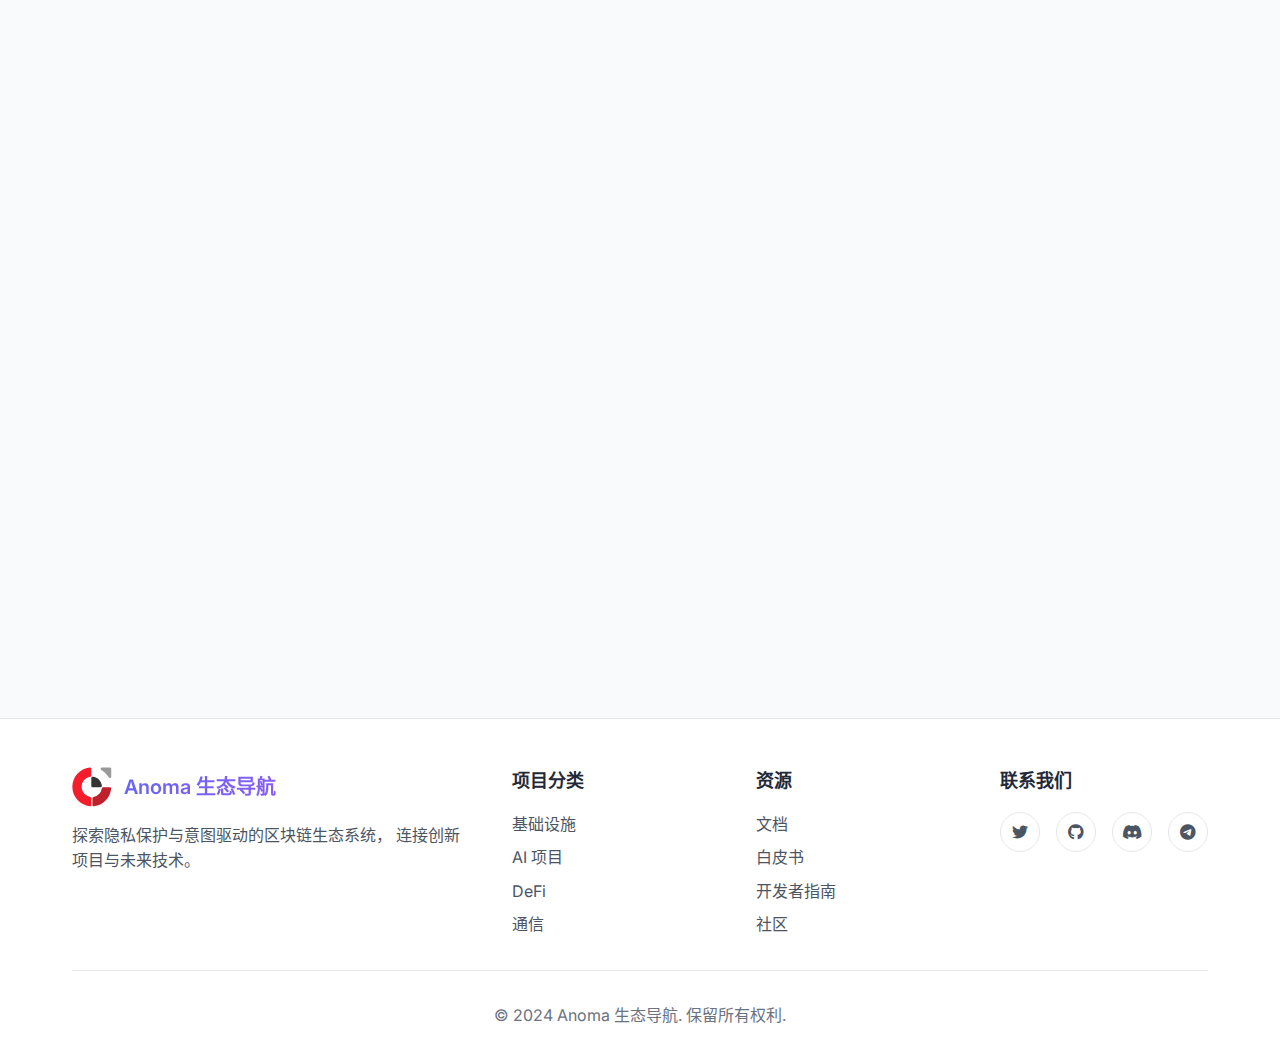
<file: anoma-ecosystem-navigator/index.html>
<!DOCTYPE html>
<html lang="zh-CN">
<head>
    <meta charset="UTF-8">
    <meta name="viewport" content="width=device-width, initial-scale=1.0">
    <title>Anoma 生态导航 - 隐私保护与意图驱动的区块链生态系统</title>
    <link rel="stylesheet" href="styles.css">
    <link href="https://fonts.googleapis.com/css2?family=Inter:wght@300;400;500;600;700&display=swap" rel="stylesheet">
    <link rel="stylesheet" href="https://cdnjs.cloudflare.com/ajax/libs/font-awesome/6.0.0/css/all.min.css">
</head>
<body>
    <!-- 导航栏 -->
    <nav class="navbar">
        <div class="nav-container">
            <div class="nav-logo">
                <svg width="40" height="40" viewBox="0 0 31 31" fill="none" xmlns="http://www.w3.org/2000/svg" class="logo-icon">
                    <path d="M14.9376 29.386C14.9376 29.9967 14.4033 30.4547 13.8116 30.3975C6.21605 29.6341 0.261719 23.2027 0.261719 15.3972C0.261719 7.59165 6.19696 1.16021 13.8116 0.396837C14.4223 0.339584 14.9376 0.816694 14.9376 1.40831V6.58018C14.9376 7.07637 14.575 7.51532 14.0788 7.59165C10.3192 8.18327 7.43745 11.4467 7.43745 15.3781C7.43745 19.3095 10.3192 22.5729 14.0788 23.1645C14.575 23.2409 14.9376 23.6798 14.9376 24.176V29.386Z" fill="#F51C2B"/>
                    <path d="M30.3396 16.8287C29.6716 23.9281 24.0608 29.6152 16.9805 30.3786C16.3698 30.4358 15.8354 29.9778 15.8354 29.3671V24.1762C15.8354 23.68 16.1981 23.2601 16.6752 23.1647C19.9958 22.5922 22.6104 19.9203 23.1066 16.5806C23.1829 16.0844 23.6219 15.7218 24.1181 15.7218H29.2899C29.9197 15.7027 30.3968 16.2371 30.3396 16.8287Z" fill="#BE202C"/>
                    <path d="M14.9565 8.60324V14.6721C14.9565 15.2446 15.4146 15.7026 15.9871 15.7026H22.1323C22.743 15.7026 23.2201 15.1683 23.1437 14.5576C22.7048 10.8934 20.1475 8.04979 16.1016 7.59177C15.4909 7.51543 14.9565 7.99254 14.9565 8.60324Z" fill="#343434"/>
                    <path d="M22.1699 1.37004C22.1699 1.75173 22.3799 2.09525 22.7043 2.28609C25.0898 3.64108 27.0746 5.62586 28.4296 8.01141C28.6204 8.33584 28.964 8.54577 29.3457 8.54577H29.3647C29.9373 8.54577 30.4144 8.06866 30.4144 7.49613V1.35096C30.4144 0.778425 29.9373 0.301315 29.3647 0.301315H23.2196C22.647 0.3204 22.1699 0.778425 22.1699 1.37004Z" fill="#999999"/>
                </svg>
                <h2>Anoma 生态导航</h2>
            </div>
        </div>
    </nav>

    <!-- 英雄区域 -->
    <section id="hero" class="hero">
        <div class="hero-container">
            <div class="hero-content">
                <h1 class="hero-title">
                    <span class="gradient-text">Anoma 生态系统</span>
                    <br>隐私保护与意图驱动的未来
                </h1>
                <p class="hero-description">
                    探索 Anoma 生态系统中的创新项目，涵盖隐私保护、跨链互操作性、
                    去中心化金融、人工智能等前沿技术领域。
                </p>
                <div class="hero-stats">
                    <div class="stat-item">
                        <span class="stat-number">12+</span>
                        <span class="stat-label">生态项目</span>
                    </div>
                    <div class="stat-item">
                        <span class="stat-number">3</span>
                        <span class="stat-label">核心领域</span>
                    </div>
                    <div class="stat-item">
                        <span class="stat-number">100%</span>
                        <span class="stat-label">隐私保护</span>
                    </div>
                </div>
                <div class="hero-actions">
                    <button class="btn btn-primary">探索生态</button>
                    <button class="btn btn-secondary">了解更多</button>
                </div>
            </div>
            <div class="hero-visual">
                <div class="ecosystem-diagram">
                    <div class="center-node">
                        <span>Anoma</span>
                    </div>
                    <div class="orbit-ring ring-1">
                        <div class="orbit-node node-1">Namada</div>
                        <div class="orbit-node node-2">TETRICS</div>
                        <div class="orbit-node node-3">Multichat</div>
                    </div>
                    <div class="orbit-ring ring-2">
                        <div class="orbit-node node-4">Time Bank</div>
                        <div class="orbit-node node-5">Public Signal</div>
                        <div class="orbit-node node-6">Fairblock</div>
                    </div>
                </div>
            </div>
        </div>
    </section>

    <!-- 基础设施项目 -->
    <section id="infrastructure" class="section">
        <div class="container">
            <div class="section-header">
                <h2 class="section-title">核心基础设施</h2>
                <p class="section-description">
                    Anoma 生态系统的核心基础设施项目，包括隐私保护、跨链互操作性和去中心化基础服务。
                </p>
            </div>
            <div class="projects-grid">
                <div class="project-card featured">
                    <div class="project-icon">
                        <i class="fas fa-user-secret"></i>
                    </div>
                    <h3 class="project-title">Namada</h3>
                    <p class="project-description">Anoma生态系统中的隐私保护协议，为多链提供资产无关的隐私解决方案。</p>
                    <div class="project-tags">
                        <span class="tag">隐私保护</span>
                        <span class="tag">多链隐私</span>
                    </div>
                    <a href="https://namada.net" target="_blank" class="project-link">了解更多 <i class="fas fa-arrow-right"></i></a>
                </div>
                
                <div class="project-card">
                         <div class="project-icon">
                             <i class="fas fa-shield-alt"></i>
                         </div>
                         <h3 class="project-title">Taiga</h3>
                         <p class="project-description">Anoma的隐私执行层，使用零知识证明实现私密多方交易和状态转换。</p>
                         <div class="project-tags">
                             <span class="tag">执行层</span>
                             <span class="tag">零知识证明</span>
                         </div>
                         <a href="https://github.com/anoma/taiga" target="_blank" class="project-link">了解更多 <i class="fas fa-arrow-right"></i></a>
                     </div>

                <div class="project-card">
                         <div class="project-icon">
                             <i class="fas fa-network-wired"></i>
                         </div>
                         <h3 class="project-title">Typhon</h3>
                         <p class="project-description">Anoma的网络共识层，提供高性能的拜占庭容错共识机制。</p>
                         <div class="project-tags">
                             <span class="tag">共识层</span>
                             <span class="tag">网络协议</span>
                         </div>
                         <a href="https://github.com/anoma/typhon" target="_blank" class="project-link">了解更多 <i class="fas fa-arrow-right"></i></a>
                     </div>

                <div class="project-card">
                         <div class="project-icon">
                             <i class="fas fa-code"></i>
                         </div>
                         <h3 class="project-title">Juvix</h3>
                         <p class="project-description">Anoma的高级编程语言，支持依赖类型和形式化验证的智能合约开发。</p>
                         <div class="project-tags">
                             <span class="tag">编程语言</span>
                             <span class="tag">形式化验证</span>
                         </div>
                         <a href="https://juvix.org" target="_blank" class="project-link">了解更多 <i class="fas fa-arrow-right"></i></a>
                     </div>

                <div class="project-card">
                         <div class="project-icon">
                             <i class="fas fa-microchip"></i>
                         </div>
                         <h3 class="project-title">Vamp-IR</h3>
                         <p class="project-description">Anoma的算术电路中间语言，为零知识证明提供通用电路表示。</p>
                         <div class="project-tags">
                             <span class="tag">电路语言</span>
                             <span class="tag">ZK编译器</span>
                         </div>
                         <a href="https://github.com/anoma/vamp-ir" target="_blank" class="project-link">了解更多 <i class="fas fa-arrow-right"></i></a>
                     </div>

                <div class="project-card">
                         <div class="project-icon">
                             <i class="fas fa-language"></i>
                         </div>
                         <h3 class="project-title">Alucard</h3>
                         <p class="project-description">面向领域的特定语言(DSL)，可编译到Vamp-IR用于零知识证明电路开发。</p>
                         <div class="project-tags">
                             <span class="tag">DSL语言</span>
                             <span class="tag">电路开发</span>
                         </div>
                         <a href="https://github.com/anoma/alucard" target="_blank" class="project-link">了解更多 <i class="fas fa-arrow-right"></i></a>
                     </div>

                <div class="project-card">
                         <div class="project-icon">
                             <i class="fas fa-atom"></i>
                         </div>
                         <h3 class="project-title">Cosmos Hub</h3>
                         <p class="project-description">区块链互联网络的中心枢纽，通过IBC协议连接多个区块链。</p>
                         <div class="project-tags">
                             <span class="tag">IBC</span>
                             <span class="tag">互操作性</span>
                         </div>
                         <a href="https://cosmos.network" target="_blank" class="project-link">了解更多 <i class="fas fa-arrow-right"></i></a>
                     </div>

                <div class="project-card">
                         <div class="project-icon">
                             <i class="fas fa-flask"></i>
                         </div>
                         <h3 class="project-title">Osmosis</h3>
                         <p class="project-description">Cosmos生态系统中的首要DEX和跨链DeFi中心，与Anoma有深度合作。</p>
                         <div class="project-tags">
                             <span class="tag">DEX</span>
                             <span class="tag">跨链DeFi</span>
                         </div>
                         <a href="https://osmosis.zone" target="_blank" class="project-link">了解更多 <i class="fas fa-arrow-right"></i></a>
                     </div>

                <div class="project-card">
                    <div class="project-icon">
                        <i class="fas fa-shield-alt"></i>
                    </div>
                    <h3 class="project-title">Ferveo</h3>
                    <p class="project-description">由Heliax和Osmosis Labs合作开发的快速阈值解密协议。</p>
                    <div class="project-tags">
                        <span class="tag">阈值加密</span>
                        <span class="tag">隐私技术</span>
                    </div>
                    <a href="https://github.com/anoma/ferveo" target="_blank" class="project-link">了解更多 <i class="fas fa-arrow-right"></i></a>
                </div>

                <div class="project-card">
                         <div class="project-icon">
                             <i class="fas fa-cogs"></i>
                         </div>
                         <h3 class="project-title">Heliax</h3>
                         <p class="project-description">Anoma和Namada背后的区块链研发公司，专注于隐私和互操作性技术。</p>
                         <div class="project-tags">
                             <span class="tag">研发</span>
                             <span class="tag">核心团队</span>
                         </div>
                         <a href="https://heliax.dev" target="_blank" class="project-link">了解更多 <i class="fas fa-arrow-right"></i></a>
                     </div>

                <div class="project-card">
                    <div class="project-icon">
                        <i class="fas fa-star"></i>
                    </div>
                    <h3 class="project-title">Celestia</h3>
                    <p class="project-description">模块化数据可用性网络，为Anoma生态提供数据层支持。</p>
                    <div class="project-tags">
                        <span class="tag">数据可用性</span>
                        <span class="tag">模块化</span>
                    </div>
                    <a href="https://celestia.org" target="_blank" class="project-link">了解更多 <i class="fas fa-arrow-right"></i></a>
                </div>

                <div class="project-card">
                    <div class="project-icon">
                        <i class="fas fa-puzzle-piece"></i>
                    </div>
                    <h3 class="project-title">Penumbra</h3>
                    <p class="project-description">专注于隐私的去中心化交易协议，与Anoma共享隐私技术理念。</p>
                    <div class="project-tags">
                        <span class="tag">隐私DEX</span>
                        <span class="tag">零知识证明</span>
                    </div>
                    <a href="https://penumbra.zone" target="_blank" class="project-link">了解更多 <i class="fas fa-arrow-right"></i></a>
                </div>

                <div class="project-card">
                    <div class="project-icon">
                        <i class="fas fa-link"></i>
                    </div>
                    <h3 class="project-title">IBC Protocol</h3>
                    <p class="project-description">区块链间通信协议，实现不同区块链之间的安全互操作。</p>
                    <div class="project-tags">
                        <span class="tag">跨链通信</span>
                        <span class="tag">互操作性</span>
                    </div>
                    <a href="https://ibcprotocol.org" target="_blank" class="project-link">了解更多 <i class="fas fa-arrow-right"></i></a>
                </div>

                <div class="project-card">
                    <div class="project-icon">
                        <i class="fas fa-key"></i>
                    </div>
                    <h3 class="project-title">Zcash</h3>
                    <p class="project-description">隐私保护加密货币，与Anoma在零知识证明技术方面有合作。</p>
                    <div class="project-tags">
                        <span class="tag">隐私币</span>
                        <span class="tag">零知识证明</span>
                    </div>
                    <a href="https://z.cash" target="_blank" class="project-link">了解更多 <i class="fas fa-arrow-right"></i></a>
                </div>

                <div class="project-card">
                    <div class="project-icon">
                        <i class="fas fa-network-wired"></i>
                    </div>
                    <h3 class="project-title">Tendermint</h3>
                    <p class="project-description">拜占庭容错共识引擎，为Cosmos生态和Anoma提供共识层支持。</p>
                    <div class="project-tags">
                        <span class="tag">共识引擎</span>
                        <span class="tag">BFT</span>
                    </div>
                    <a href="https://tendermint.com" target="_blank" class="project-link">了解更多 <i class="fas fa-arrow-right"></i></a>
                </div>

                <div class="project-card">
                    <div class="project-icon">
                        <i class="fas fa-code"></i>
                    </div>
                    <h3 class="project-title">CosmWasm</h3>
                    <p class="project-description">Cosmos生态系统的智能合约平台，支持多链智能合约部署。</p>
                    <div class="project-tags">
                        <span class="tag">智能合约</span>
                        <span class="tag">多链</span>
                    </div>
                    <a href="https://cosmwasm.com" target="_blank" class="project-link">了解更多 <i class="fas fa-arrow-right"></i></a>
                </div>
            </div>
            <div class="view-all">
                <button class="btn btn-outline">查看所有生态项目</button>
            </div>
        </div>
    </section>

    <!-- 隐私技术项目 -->
    <section id="privacy-tech" class="section section-dark">
        <div class="container">
            <div class="section-header">
                <h2 class="section-title">隐私技术项目</h2>
                <p class="section-description">
                    Anoma生态系统中专注于隐私保护和零知识证明技术的核心项目。
                </p>
            </div>
            <div class="projects-grid">
                <div class="project-card featured">
                    <div class="project-icon">
                        <i class="fas fa-eye-slash"></i>
                    </div>
                    <h3 class="project-title">Shielded Swaps</h3>
                    <p class="project-description">Namada的核心功能，提供跨链资产的隐私交换服务。</p>
                    <div class="project-tags">
                        <span class="tag">隐私交换</span>
                        <span class="tag">跨链</span>
                    </div>
                    <a href="https://specs.namada.net/modules/masp.html" target="_blank" class="project-link">了解更多 <i class="fas fa-arrow-right"></i></a>
                </div>

                <div class="project-card">
                    <div class="project-icon">
                        <i class="fas fa-shield-alt"></i>
                    </div>
                    <h3 class="project-title">Multi-Asset Shielded Pool</h3>
                    <p class="project-description">Namada的多资产隐私池，支持多种加密货币的隐私保护。</p>
                    <div class="project-tags">
                        <span class="tag">隐私池</span>
                        <span class="tag">多资产</span>
                    </div>
                    <a href="https://specs.namada.net/modules/masp.html" target="_blank" class="project-link">了解更多 <i class="fas fa-arrow-right"></i></a>
                </div>

                <div class="project-card">
                    <div class="project-icon">
                        <i class="fas fa-key"></i>
                    </div>
                    <h3 class="project-title">零知识证明技术</h3>
                    <p class="project-description">Anoma生态系统采用的核心隐私技术，确保交易隐私。</p>
                    <div class="project-tags">
                        <span class="tag">零知识证明</span>
                        <span class="tag">隐私技术</span>
                    </div>
                    <a href="https://anoma.net/blog/an-introduction-to-zk-snarks" target="_blank" class="project-link">了解更多 <i class="fas fa-arrow-right"></i></a>
                </div>

                <div class="project-card">
                    <div class="project-icon">
                        <i class="fas fa-lock"></i>
                    </div>
                    <h3 class="project-title">Threshold Encryption</h3>
                    <p class="project-description">阈值加密技术，为Anoma生态提供分布式密钥管理。</p>
                    <div class="project-tags">
                        <span class="tag">阈值加密</span>
                        <span class="tag">密钥管理</span>
                    </div>
                    <a href="https://github.com/anoma/ferveo" target="_blank" class="project-link">了解更多 <i class="fas fa-arrow-right"></i></a>
                </div>

                <div class="project-card">
                    <div class="project-icon">
                        <i class="fas fa-user-secret"></i>
                    </div>
                    <h3 class="project-title">Private Governance</h3>
                    <p class="project-description">隐私保护的治理机制，确保投票和决策过程的隐私性。</p>
                    <div class="project-tags">
                        <span class="tag">隐私治理</span>
                        <span class="tag">投票隐私</span>
                    </div>
                    <a href="https://specs.namada.net/modules/governance.html" target="_blank" class="project-link">了解更多 <i class="fas fa-arrow-right"></i></a>
                </div>

                <div class="project-card">
                    <div class="project-icon">
                        <i class="fas fa-mask"></i>
                    </div>
                    <h3 class="project-title">Anonymous Credentials</h3>
                    <p class="project-description">匿名凭证系统，在保护隐私的同时验证身份和权限。</p>
                    <div class="project-tags">
                        <span class="tag">匿名凭证</span>
                        <span class="tag">身份验证</span>
                    </div>
                    <a href="https://anoma.net/blog/anonymous-credentials" target="_blank" class="project-link">了解更多 <i class="fas fa-arrow-right"></i></a>
                </div>
            </div>
        </div>
    </section>

    <!-- 意图中心化应用 -->
    <section id="intent-centric" class="section">
        <div class="container">
            <div class="section-header">
                <h2 class="section-title">意图中心化应用</h2>
                <p class="section-description">
                    基于意图的去中心化应用，用户表达意图而非具体执行路径，提供更好的用户体验。
                </p>
            </div>
            <div class="projects-grid">
                <div class="project-card featured">
                    <div class="project-icon">
                        <i class="fas fa-bullseye"></i>
                    </div>
                    <h3 class="project-title">Intent-Centric DEX</h3>
                    <p class="project-description">基于意图的去中心化交易，用户表达交易意图而非具体执行路径。</p>
                    <div class="project-tags">
                        <span class="tag">意图交易</span>
                        <span class="tag">用户体验</span>
                    </div>
                    <a href="https://anoma.net/blog/intent-centric-architecture" target="_blank" class="project-link">了解更多 <i class="fas fa-arrow-right"></i></a>
                </div>

                <div class="project-card">
                    <div class="project-icon">
                        <i class="fas fa-magic"></i>
                    </div>
                    <h3 class="project-title">Intent Solver Network</h3>
                    <p class="project-description">求解器网络，自动匹配和执行用户的交易意图。</p>
                    <div class="project-tags">
                        <span class="tag">求解器</span>
                        <span class="tag">自动执行</span>
                    </div>
                    <a href="https://anoma.net/blog/solving-intents" target="_blank" class="project-link">了解更多 <i class="fas fa-arrow-right"></i></a>
                </div>

                <div class="project-card">
                    <div class="project-icon">
                        <i class="fas fa-handshake"></i>
                    </div>
                    <h3 class="project-title">Counterparty Discovery</h3>
                    <p class="project-description">交易对手发现机制，为复杂交易找到最佳匹配方。</p>
                    <div class="project-tags">
                        <span class="tag">对手发现</span>
                        <span class="tag">匹配算法</span>
                    </div>
                    <a href="https://anoma.net/blog/counterparty-discovery" target="_blank" class="project-link">了解更多 <i class="fas fa-arrow-right"></i></a>
                </div>

                <div class="project-card">
                    <div class="project-icon">
                        <i class="fas fa-route"></i>
                    </div>
                    <h3 class="project-title">Cross-Chain Intent Routing</h3>
                    <p class="project-description">跨链意图路由，在多个区块链间执行用户意图。</p>
                    <div class="project-tags">
                        <span class="tag">跨链路由</span>
                        <span class="tag">多链执行</span>
                    </div>
                    <a href="https://anoma.net/blog/cross-chain-intents" target="_blank" class="project-link">了解更多 <i class="fas fa-arrow-right"></i></a>
                </div>

                <div class="project-card">
                    <div class="project-icon">
                        <i class="fas fa-brain"></i>
                    </div>
                    <h3 class="project-title">Intent Optimization Engine</h3>
                    <p class="project-description">意图优化引擎，智能分析和优化用户意图的执行策略。</p>
                    <div class="project-tags">
                        <span class="tag">智能优化</span>
                        <span class="tag">执行策略</span>
                    </div>
                    <a href="https://anoma.net/blog/intent-optimization" target="_blank" class="project-link">了解更多 <i class="fas fa-arrow-right"></i></a>
                </div>

                <div class="project-card">
                    <div class="project-icon">
                        <i class="fas fa-shield-alt"></i>
                    </div>
                    <h3 class="project-title">Private Intent Pool</h3>
                    <p class="project-description">隐私意图池，保护用户意图隐私的同时实现高效匹配。</p>
                    <div class="project-tags">
                        <span class="tag">隐私保护</span>
                        <span class="tag">意图匹配</span>
                    </div>
                    <a href="https://anoma.net/blog/private-intents" target="_blank" class="project-link">了解更多 <i class="fas fa-arrow-right"></i></a>
                </div>
            </div>
        </div>
    </section>

    <!-- 其他项目分类 -->
    <section id="other-categories" class="section section-dark">
        <div class="container">
            <div class="categories-grid">
                <div class="category-card" id="communication">
                    <div class="category-icon">
                        <i class="fas fa-comments"></i>
                    </div>
                    <h3 class="category-title">通信项目</h3>
                    <p class="category-description">专注于去中心化通信或消息传递</p>
                    <div class="category-projects">
                        <div class="mini-project">
                            <span class="mini-project-name">AnyLabs</span>
                            <span class="mini-project-desc">去中心化实验室通信平台</span>
                        </div>
                    </div>
                </div>

                <div class="category-card" id="depin">
                    <div class="category-icon">
                        <i class="fas fa-network-wired"></i>
                    </div>
                    <h3 class="category-title">DePIN 项目</h3>
                    <p class="category-description">管理物理资源的去中心化网络</p>
                    <div class="category-projects">
                        <div class="mini-project">
                            <span class="mini-project-name">Acurast</span>
                            <span class="mini-project-desc">支持 DePIN 数据需求</span>
                        </div>
                    </div>
                </div>

                <div class="category-card" id="solvers">
                    <div class="category-icon">
                        <i class="fas fa-puzzle-piece"></i>
                    </div>
                    <h3 class="category-title">求解器项目</h3>
                    <p class="category-description">执行用户意图的实体</p>
                    <div class="category-projects">
                        <div class="mini-project">
                            <span class="mini-project-name">Epoch Protocol</span>
                            <span class="mini-project-desc">时间相关意图求解</span>
                        </div>
                        <div class="mini-project">
                            <span class="mini-project-name">Fairblock</span>
                            <span class="mini-project-desc">机密意图求解</span>
                        </div>
                        <div class="mini-project">
                            <span class="mini-project-name">Sprinter</span>
                            <span class="mini-project-desc">快速意图求解</span>
                        </div>
                    </div>
                </div>

                <div class="category-card" id="matching">
                    <div class="category-icon">
                        <i class="fas fa-handshake"></i>
                    </div>
                    <h3 class="category-title">匹配项目</h3>
                    <p class="category-description">帮助匹配用户或意图</p>
                    <div class="category-projects">
                        <div class="mini-project">
                            <span class="mini-project-name">Fairblock</span>
                            <span class="mini-project-desc">机密意图匹配</span>
                        </div>
                        <div class="mini-project">
                            <span class="mini-project-name">SwissDAO Space</span>
                            <span class="mini-project-desc">DAO 项目匹配</span>
                        </div>
                    </div>
                </div>


            </div>
        </div>
    </section>

    <!-- 页脚 -->
    <footer class="footer">
        <div class="container">
            <div class="footer-content">
                <div class="footer-section">
                    <div class="footer-brand">
                        <svg width="40" height="40" viewBox="0 0 31 31" fill="none" xmlns="http://www.w3.org/2000/svg" class="footer-logo">
                            <path d="M14.9376 29.386C14.9376 29.9967 14.4033 30.4547 13.8116 30.3975C6.21605 29.6341 0.261719 23.2027 0.261719 15.3972C0.261719 7.59165 6.19696 1.16021 13.8116 0.396837C14.4223 0.339584 14.9376 0.816694 14.9376 1.40831V6.58018C14.9376 7.07637 14.575 7.51532 14.0788 7.59165C10.3192 8.18327 7.43745 11.4467 7.43745 15.3781C7.43745 19.3095 10.3192 22.5729 14.0788 23.1645C14.575 23.2409 14.9376 23.6798 14.9376 24.176V29.386Z" fill="#F51C2B"/>
                            <path d="M30.3396 16.8287C29.6716 23.9281 24.0608 29.6152 16.9805 30.3786C16.3698 30.4358 15.8354 29.9778 15.8354 29.3671V24.1762C15.8354 23.68 16.1981 23.2601 16.6752 23.1647C19.9958 22.5922 22.6104 19.9203 23.1066 16.5806C23.1829 16.0844 23.6219 15.7218 24.1181 15.7218H29.2899C29.9197 15.7027 30.3968 16.2371 30.3396 16.8287Z" fill="#BE202C"/>
                            <path d="M14.9565 8.60324V14.6721C14.9565 15.2446 15.4146 15.7026 15.9871 15.7026H22.1323C22.743 15.7026 23.2201 15.1683 23.1437 14.5576C22.7048 10.8934 20.1475 8.04979 16.1016 7.59177C15.4909 7.51543 14.9565 7.99254 14.9565 8.60324Z" fill="#343434"/>
                            <path d="M22.1699 1.37004C22.1699 1.75173 22.3799 2.09525 22.7043 2.28609C25.0898 3.64108 27.0746 5.62586 28.4296 8.01141C28.6204 8.33584 28.964 8.54577 29.3457 8.54577H29.3647C29.9373 8.54577 30.4144 8.06866 30.4144 7.49613V1.35096C30.4144 0.778425 29.9373 0.301315 29.3647 0.301315H23.2196C22.647 0.3204 22.1699 0.778425 22.1699 1.37004Z" fill="#999999"/>
                        </svg>
                        <span class="footer-brand-text">Anoma 生态导航</span>
                    </div>
                    <p class="footer-description">
                        探索隐私保护与意图驱动的区块链生态系统，
                        连接创新项目与未来技术。
                    </p>
                </div>
                <div class="footer-section">
                    <h4 class="footer-title">项目分类</h4>
                    <ul class="footer-links">
                        <li><a href="#infrastructure">基础设施</a></li>
                        <li><a href="#ai">AI 项目</a></li>
                        <li><a href="#defi">DeFi</a></li>
                        <li><a href="#communication">通信</a></li>
                    </ul>
                </div>
                <div class="footer-section">
                    <h4 class="footer-title">资源</h4>
                    <ul class="footer-links">
                        <li><a href="#">文档</a></li>
                        <li><a href="#">白皮书</a></li>
                        <li><a href="#">开发者指南</a></li>
                        <li><a href="#">社区</a></li>
                    </ul>
                </div>
                <div class="footer-section">
                    <h4 class="footer-title">联系我们</h4>
                    <div class="social-links">
                        <a href="#" class="social-link"><i class="fab fa-twitter"></i></a>
                        <a href="#" class="social-link"><i class="fab fa-github"></i></a>
                        <a href="#" class="social-link"><i class="fab fa-discord"></i></a>
                        <a href="#" class="social-link"><i class="fab fa-telegram"></i></a>
                    </div>
                </div>
            </div>
            <div class="footer-bottom">
                <p>&copy; 2024 Anoma 生态导航. 保留所有权利.</p>
            </div>
        </div>
    </footer>

    <script src="script.js"></script>
</body>
</html>
</file>
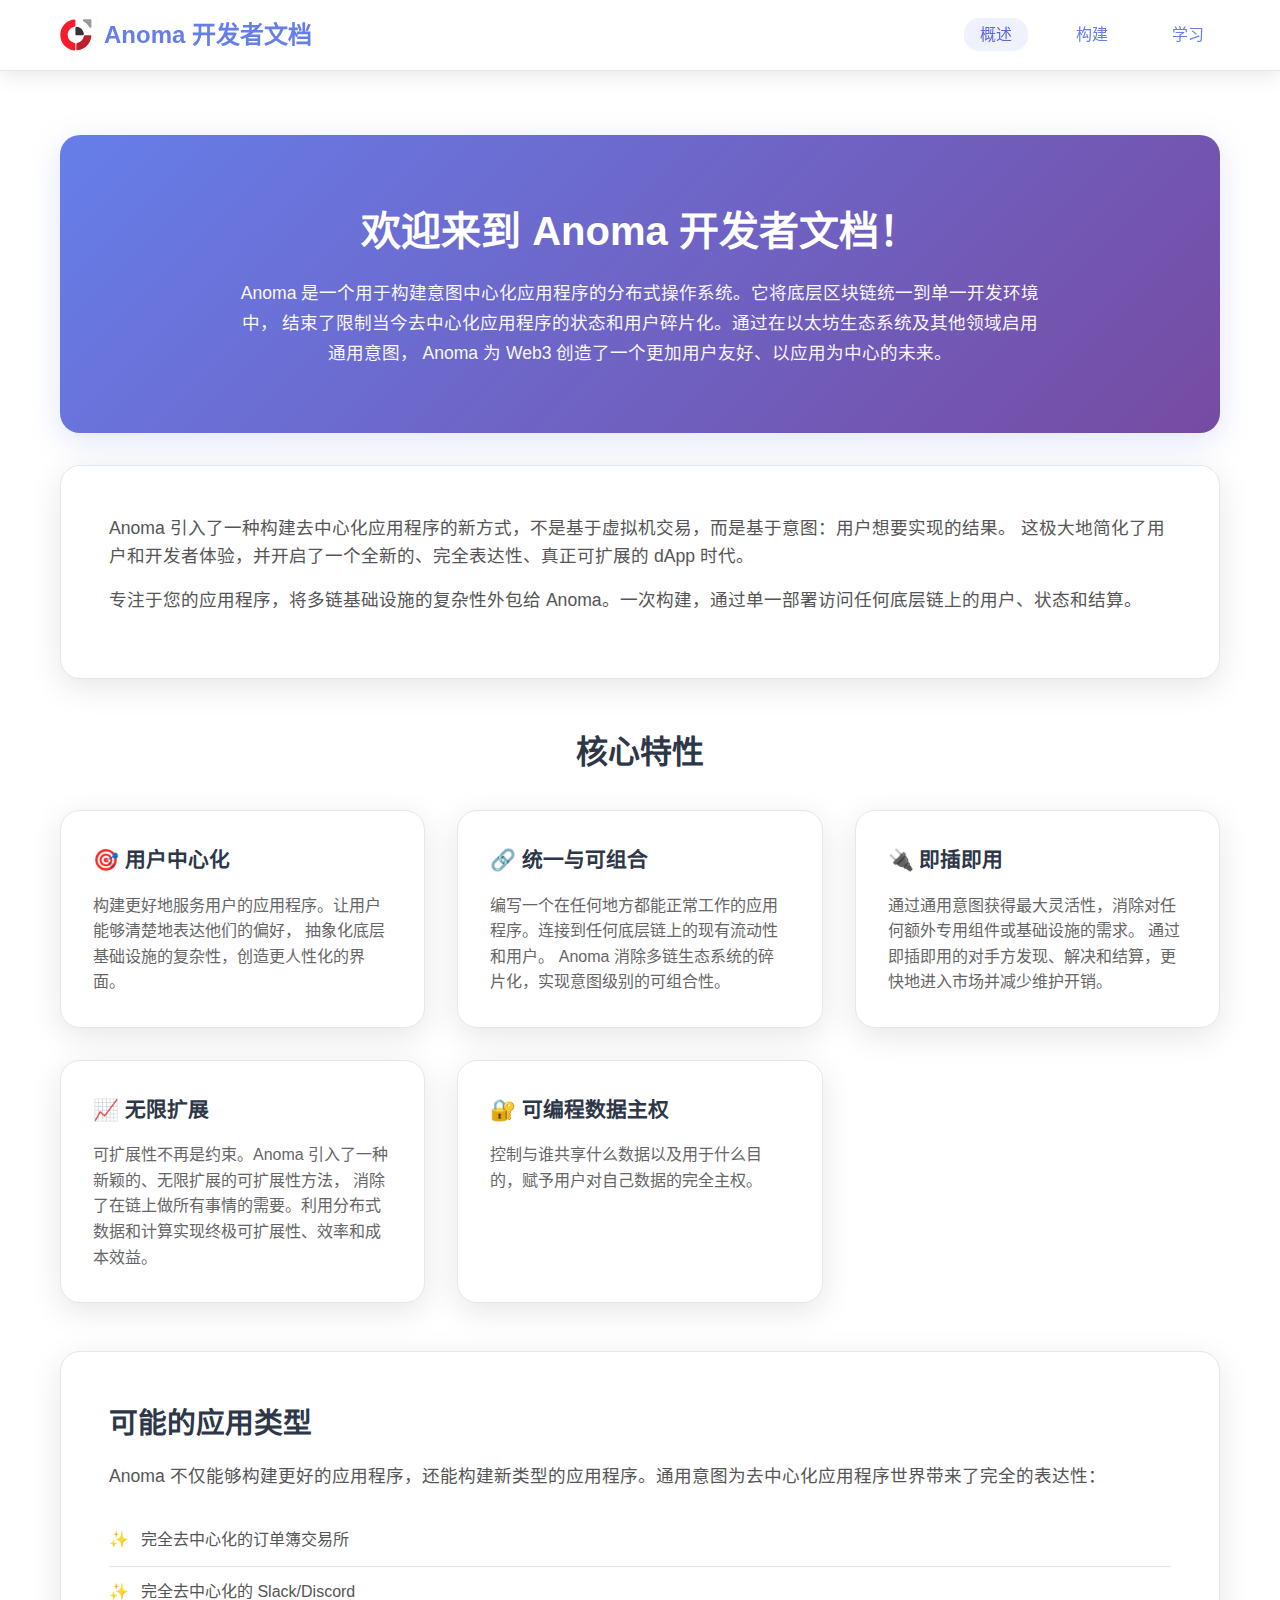
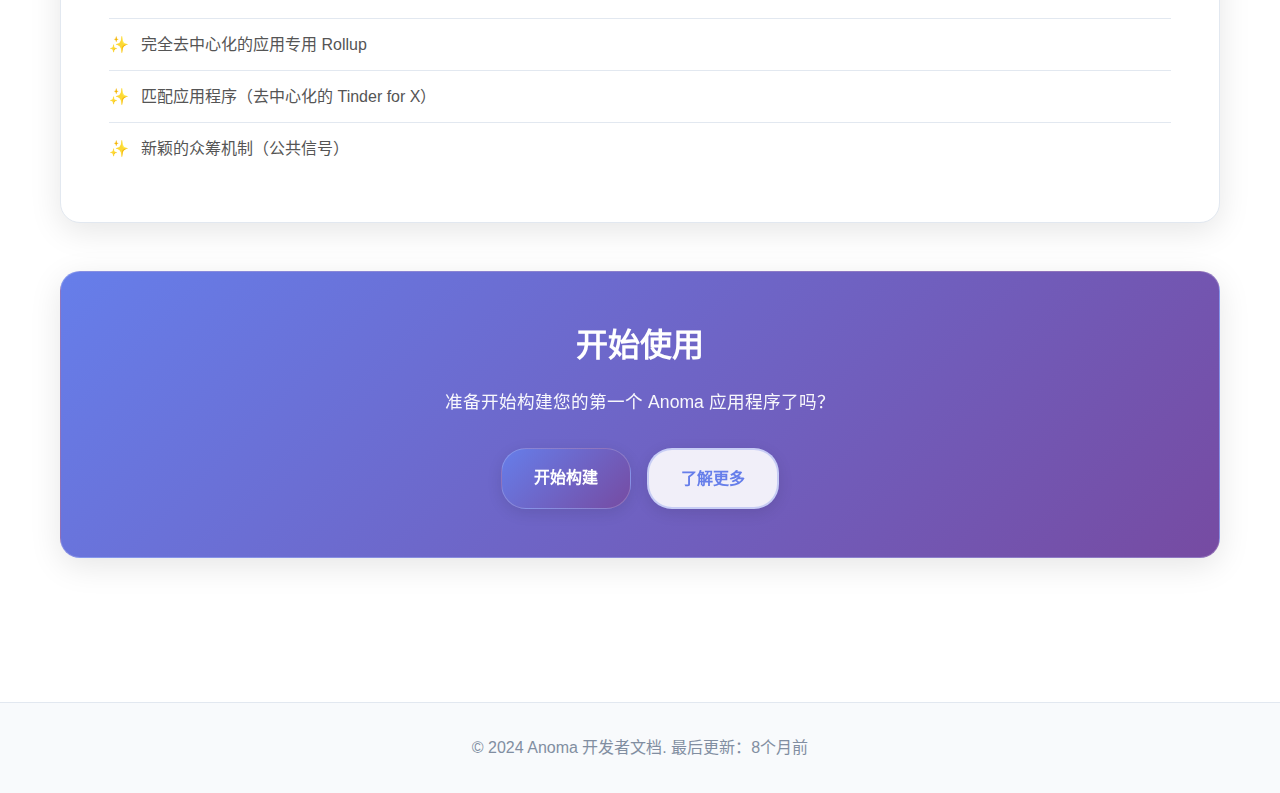
<file: docs/index.html>
<!DOCTYPE html>
<html lang="zh-CN">
<head>
    <meta charset="UTF-8">
    <meta name="viewport" content="width=device-width, initial-scale=1.0">
    <title>Anoma 开发者文档 - 概述</title>
    <link rel="icon" type="image/svg+xml" href="iso.svg">
    <link rel="stylesheet" href="styles.css">
</head>
<body>
    <header>
        <nav class="navbar">
            <div class="nav-container">
                <div class="nav-logo">
                    <img src="iso.svg" alt="Anoma" class="nav-icon">
                    <h1>Anoma 开发者文档</h1>
                </div>
                <ul class="nav-menu">
                    <li class="nav-item">
                        <a href="index.html" class="nav-link active">概述</a>
                    </li>
                    <li class="nav-item">
                        <a href="build.html" class="nav-link">构建</a>
                    </li>
                    <li class="nav-item">
                        <a href="learn.html" class="nav-link">学习</a>
                    </li>
                </ul>
            </div>
        </nav>
    </header>

    <main class="main-content">
        <div class="container">
            <section class="hero">
                <h1>欢迎来到 Anoma 开发者文档！</h1>
                <p class="hero-description">
                    Anoma 是一个用于构建意图中心化应用程序的分布式操作系统。它将底层区块链统一到单一开发环境中，
                    结束了限制当今去中心化应用程序的状态和用户碎片化。通过在以太坊生态系统及其他领域启用通用意图，
                    Anoma 为 Web3 创造了一个更加用户友好、以应用为中心的未来。
                </p>
            </section>

            <section class="introduction">
                <p>
                    Anoma 引入了一种构建去中心化应用程序的新方式，不是基于虚拟机交易，而是基于意图：用户想要实现的结果。
                    这极大地简化了用户和开发者体验，并开启了一个全新的、完全表达性、真正可扩展的 dApp 时代。
                </p>
                <p>
                    专注于您的应用程序，将多链基础设施的复杂性外包给 Anoma。一次构建，通过单一部署访问任何底层链上的用户、状态和结算。
                </p>
            </section>

            <section class="features">
                <h2>核心特性</h2>
                <div class="features-grid">
                    <div class="feature-card">
                        <h3>🎯 用户中心化</h3>
                        <p>
                            构建更好地服务用户的应用程序。让用户能够清楚地表达他们的偏好，
                            抽象化底层基础设施的复杂性，创造更人性化的界面。
                        </p>
                    </div>
                    <div class="feature-card">
                        <h3>🔗 统一与可组合</h3>
                        <p>
                            编写一个在任何地方都能正常工作的应用程序。连接到任何底层链上的现有流动性和用户。
                            Anoma 消除多链生态系统的碎片化，实现意图级别的可组合性。
                        </p>
                    </div>
                    <div class="feature-card">
                        <h3>🔌 即插即用</h3>
                        <p>
                            通过通用意图获得最大灵活性，消除对任何额外专用组件或基础设施的需求。
                            通过即插即用的对手方发现、解决和结算，更快地进入市场并减少维护开销。
                        </p>
                    </div>
                    <div class="feature-card">
                        <h3>📈 无限扩展</h3>
                        <p>
                            可扩展性不再是约束。Anoma 引入了一种新颖的、无限扩展的可扩展性方法，
                            消除了在链上做所有事情的需要。利用分布式数据和计算实现终极可扩展性、效率和成本效益。
                        </p>
                    </div>
                    <div class="feature-card">
                        <h3>🔐 可编程数据主权</h3>
                        <p>
                            控制与谁共享什么数据以及用于什么目的，赋予用户对自己数据的完全主权。
                        </p>
                    </div>
                </div>
            </section>

            <section class="applications">
                <h2>可能的应用类型</h2>
                <p>Anoma 不仅能够构建更好的应用程序，还能构建新类型的应用程序。通用意图为去中心化应用程序世界带来了完全的表达性：</p>
                <ul class="app-list">
                    <li>完全去中心化的订单簿交易所</li>
                    <li>完全去中心化的 Slack/Discord</li>
                    <li>完全去中心化的应用专用 Rollup</li>
                    <li>匹配应用程序（去中心化的 Tinder for X）</li>
                    <li>新颖的众筹机制（公共信号）</li>
                </ul>
            </section>

            <section class="getting-started">
                <h2>开始使用</h2>
                <p>准备开始构建您的第一个 Anoma 应用程序了吗？</p>
                <div class="cta-buttons">
                    <a href="build.html" class="btn btn-primary">开始构建</a>
                    <a href="learn.html" class="btn btn-secondary">了解更多</a>
                </div>
            </section>
        </div>
    </main>

    <footer>
        <div class="container">
            <p>&copy; 2024 Anoma 开发者文档. 最后更新：8个月前</p>
        </div>
    </footer>
</body>
</html>
</file>
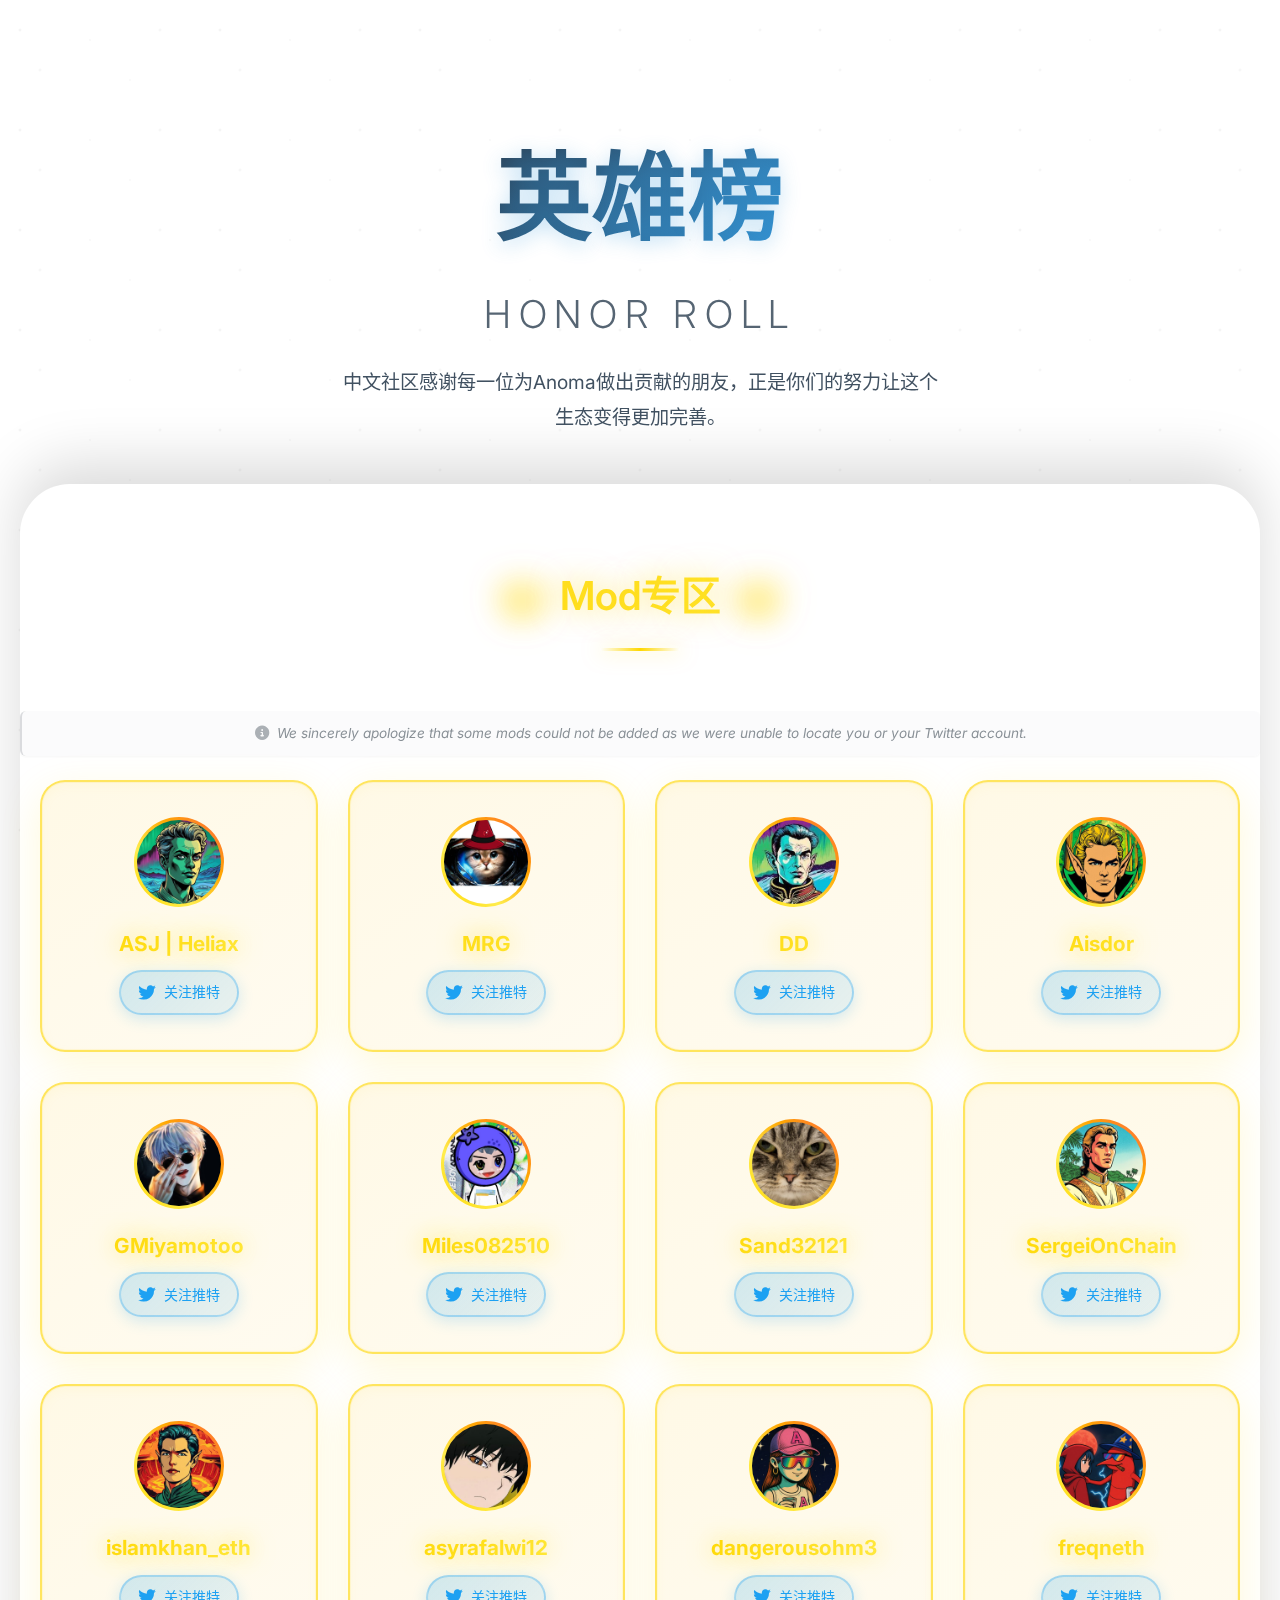
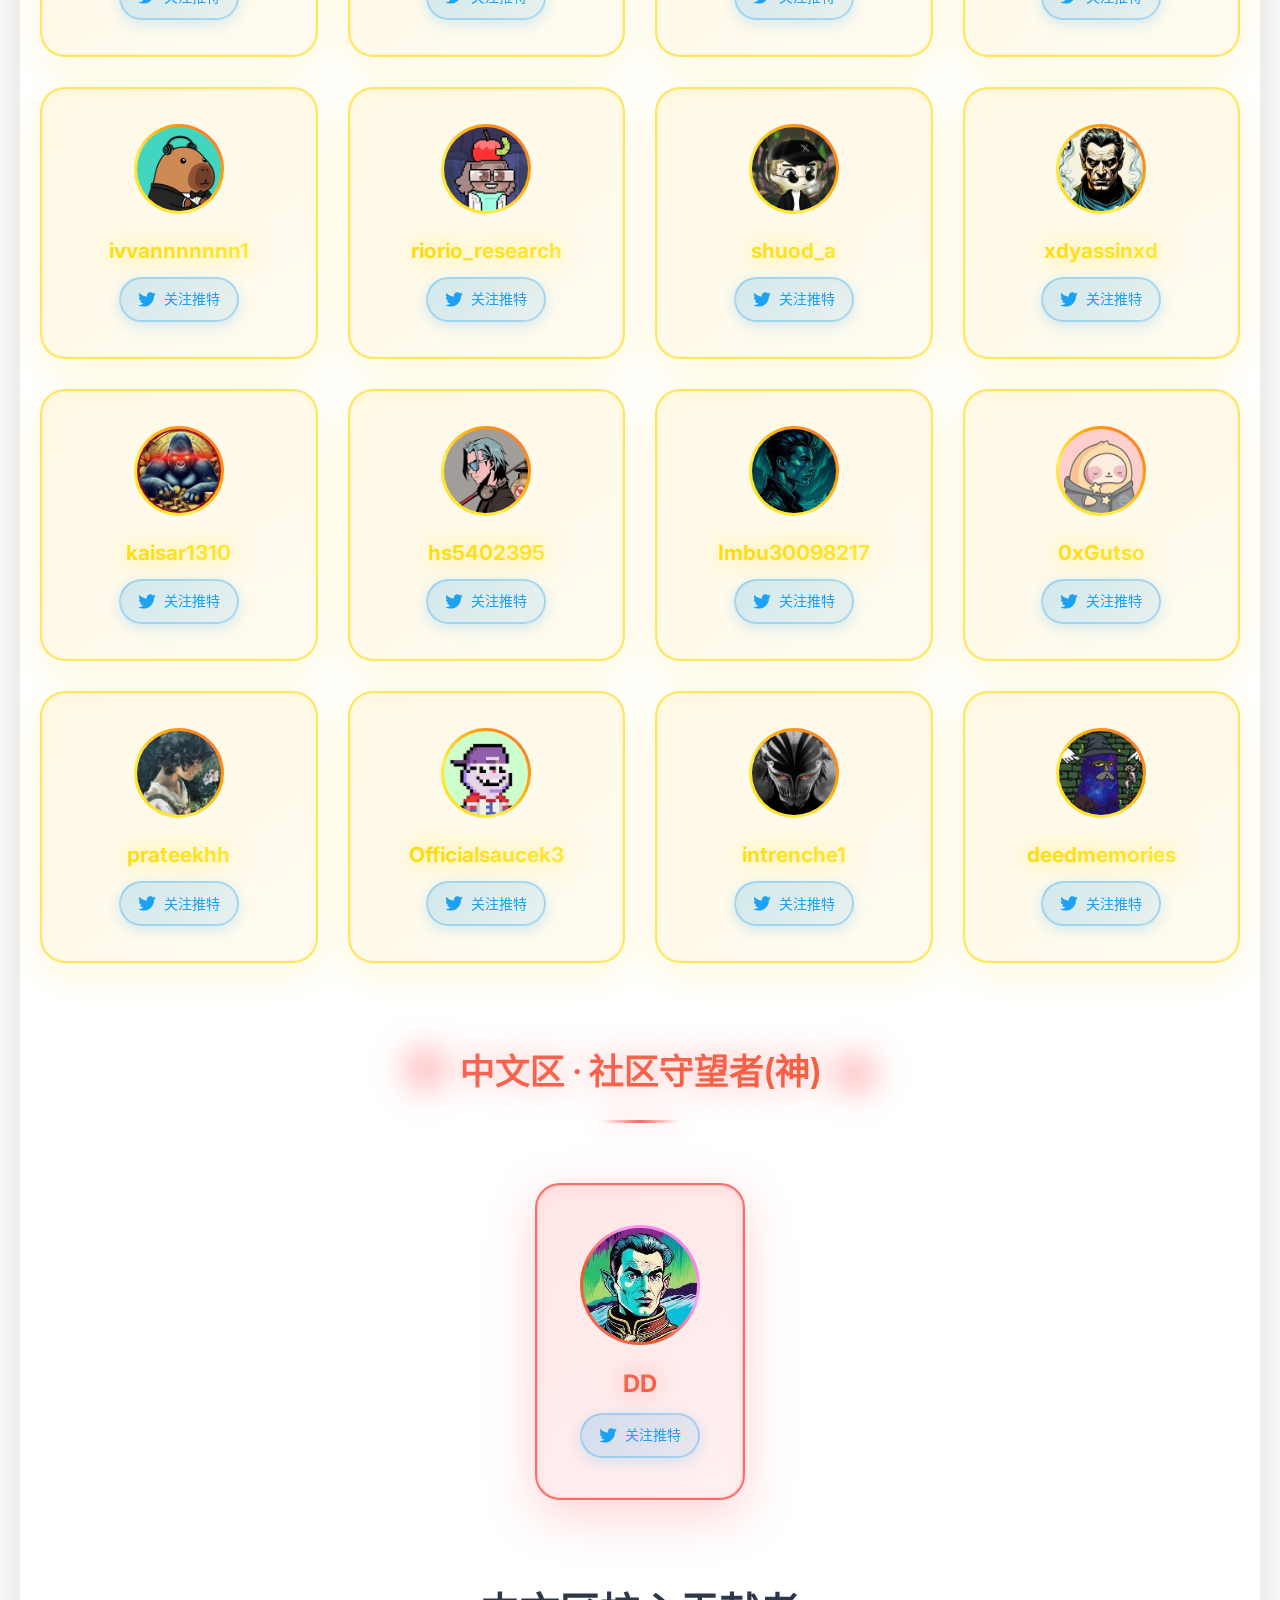
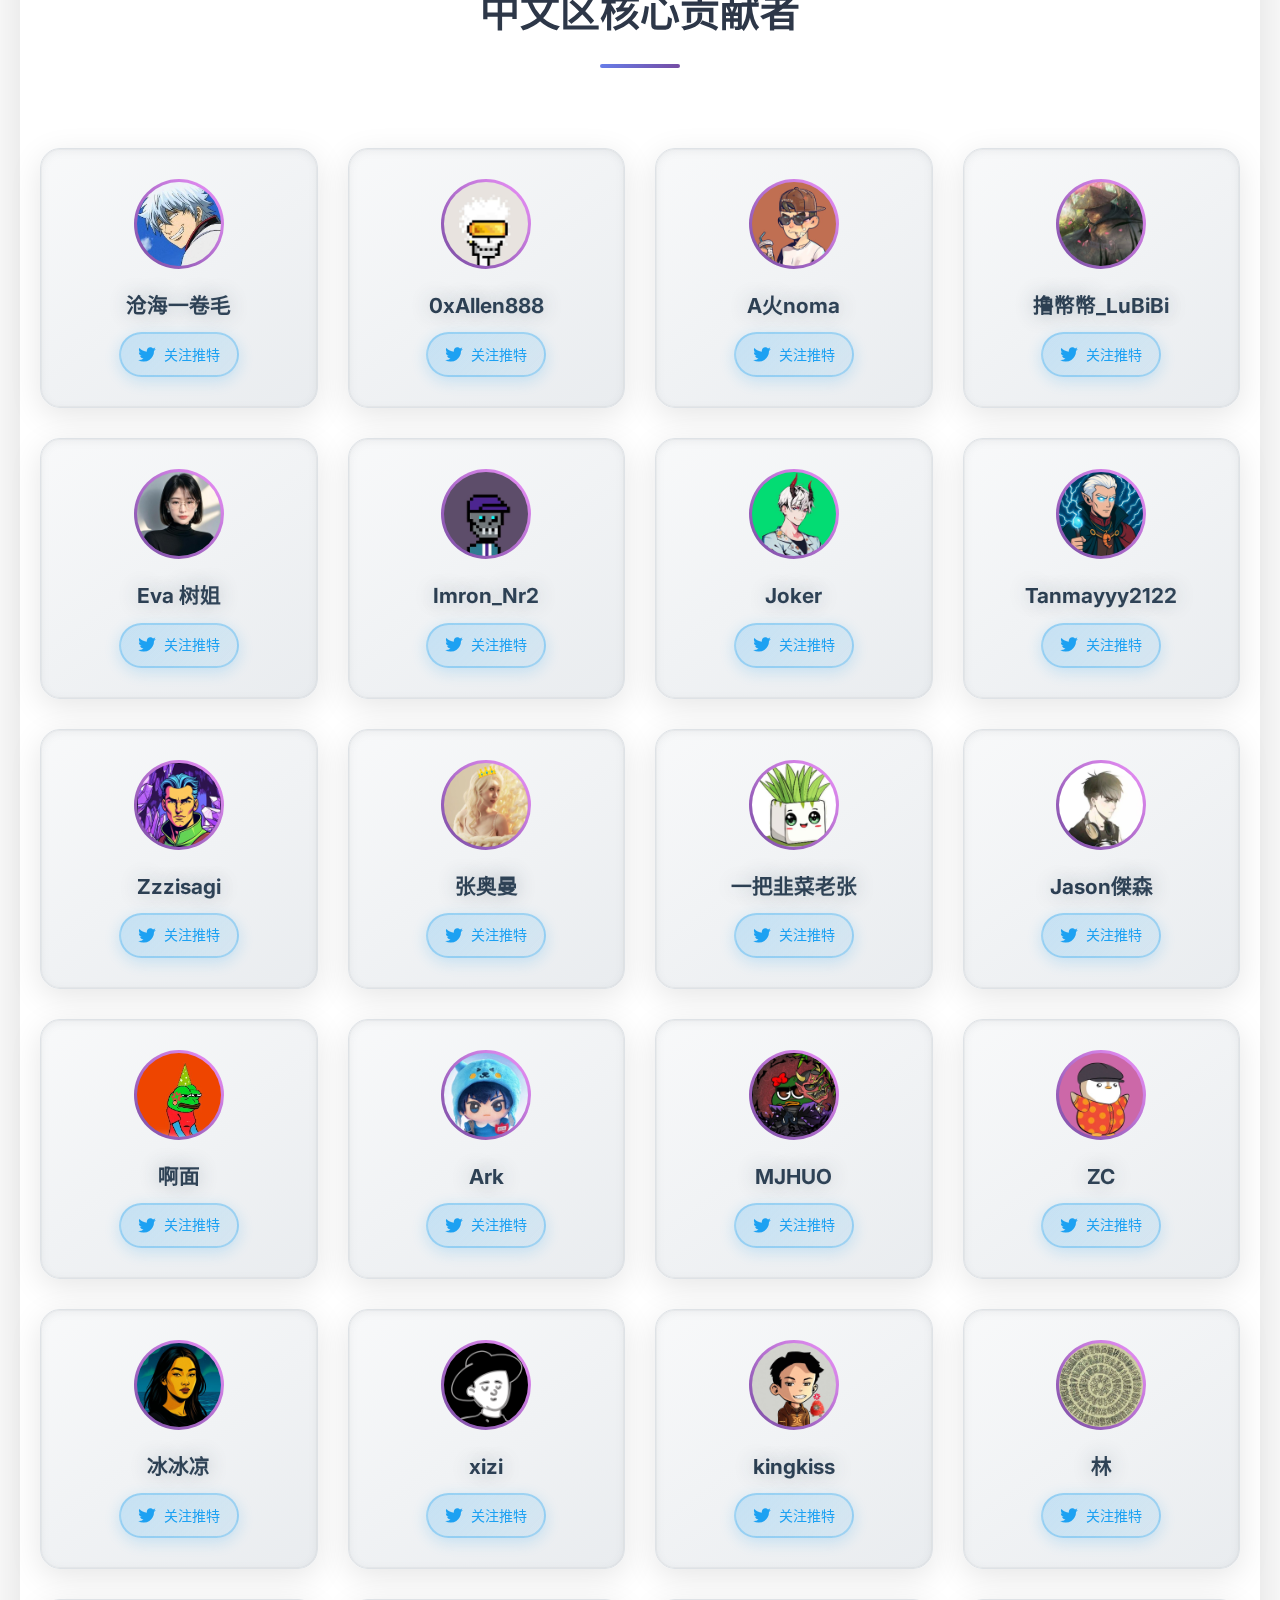
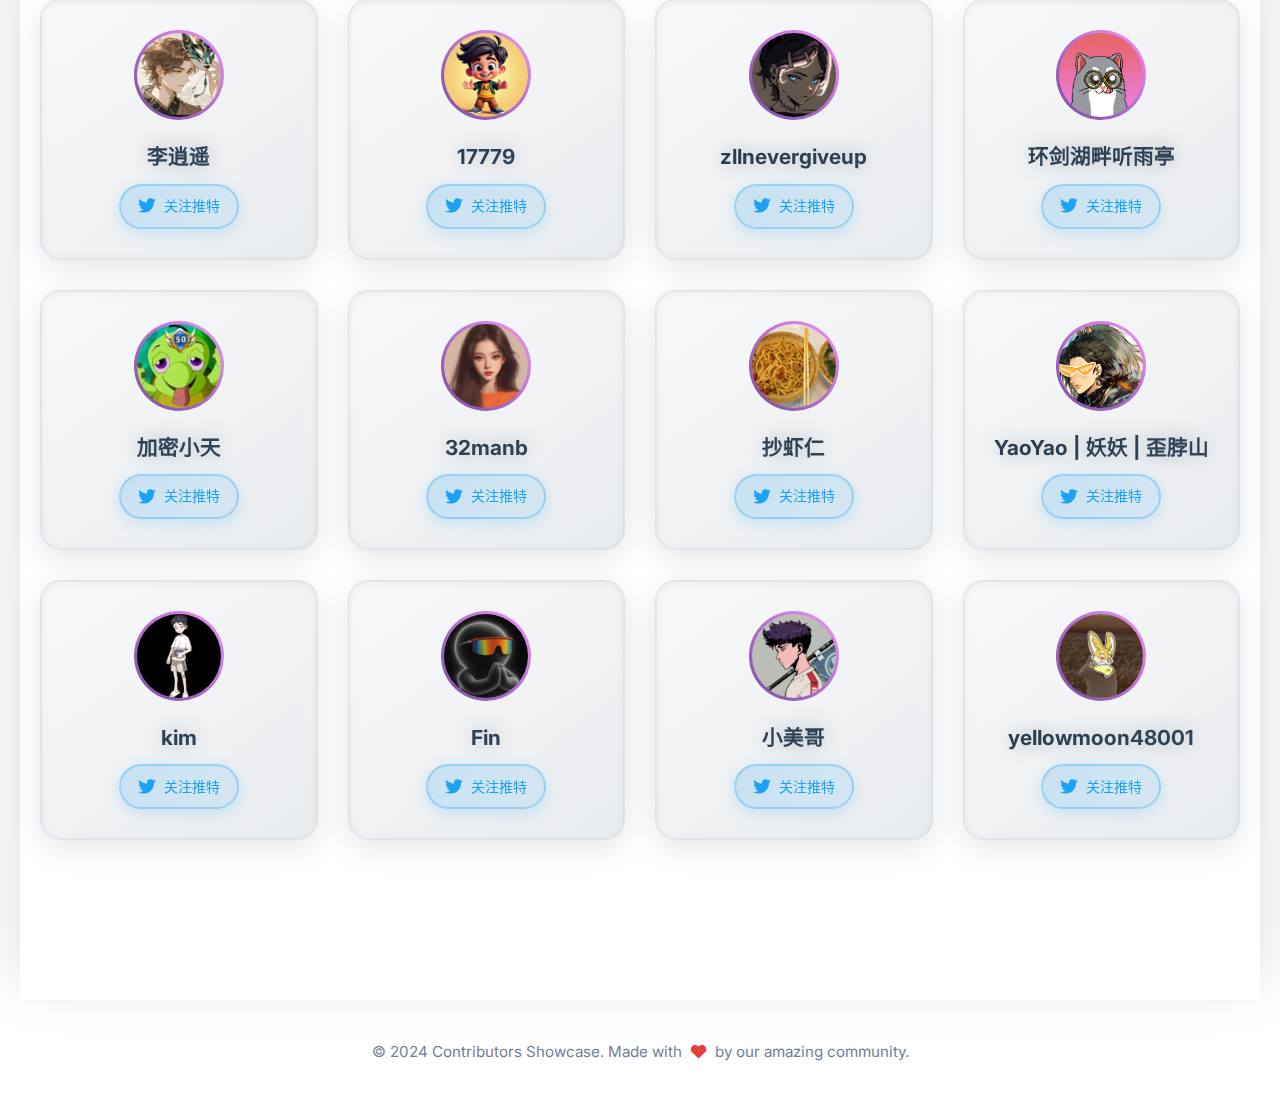
<file: HonorRoll/index.html>
<!DOCTYPE html>
<html lang="zh-CN">
<head>
    <meta charset="UTF-8">
    <meta name="viewport" content="width=device-width, initial-scale=1.0">
    <title>贡献者展示 - Contributors Showcase</title>
    <link rel="stylesheet" href="styles.css">
    <link href="https://fonts.googleapis.com/css2?family=Inter:wght@300;400;500;600;700&display=swap" rel="stylesheet">
    <link rel="stylesheet" href="https://cdnjs.cloudflare.com/ajax/libs/font-awesome/6.4.0/css/all.min.css">
</head>
<body>
    <div class="container">
        <header class="hero-section">
            <div class="hero-content">
                <h1 class="hero-title">
                    <span class="gradient-text">英雄榜</span>
                    <span class="hero-subtitle">Honor Roll</span>
                </h1>
                <p class="hero-description">
                    中文社区感谢每一位为Anoma做出贡献的朋友，正是你们的努力让这个生态变得更加完善。
                </p>
            </div>
            <div class="hero-decoration">
                <div class="floating-shapes">
                    <div class="shape shape-1"></div>
                    <div class="shape shape-2"></div>
                    <div class="shape shape-3"></div>
                </div>
            </div>
        </header>

        <main class="contributors-section">
            <!-- Mod专区 -->
            <div class="mod-section">
                <div class="section-header">
                    <h2 class="section-title mod-title">
                        <i class="fas fa-crown"></i>
                        Mod专区
                        <i class="fas fa-crown"></i>
                    </h2>
                    <div class="section-divider mod-divider"></div>
                </div>
                <div class="mod-notice">
                    <p class="notice-text">
                        <i class="fas fa-info-circle"></i>
                        We sincerely apologize that some mods could not be added as we were unable to locate you or your Twitter account.
                    </p>
                </div>
                <div class="mod-grid" id="modGrid">
                    <div class="mod-card">
                        <div class="avatar-container">
                            <div class="contributor-avatar" style="background: linear-gradient(135deg, #667eea 0%, #764ba2 100%); border-radius: 50%; display: flex; align-items: center; justify-content: center; color: white; font-weight: bold; font-size: 24px; width: 100%; height: 100%;">超</div>
                        </div>
                        <h3 class="contributor-name">超级管理员</h3>
                        <div class="social-links">
                            <a href="#" class="social-link">
                                <i class="fab fa-twitter"></i>
                            </a>
                        </div>
                    </div>
                    <div class="mod-card">
                        <div class="avatar-container">
                            <div class="contributor-avatar" style="background: linear-gradient(135deg, #f093fb 0%, #f5576c 100%); border-radius: 50%; display: flex; align-items: center; justify-content: center; color: white; font-weight: bold; font-size: 24px; width: 100%; height: 100%;">社</div>
                        </div>
                        <h3 class="contributor-name">社区版主</h3>
                        <div class="social-links">
                            <a href="#" class="social-link">
                                <i class="fab fa-twitter"></i>
                            </a>
                        </div>
                    </div>
                </div>
            </div>

            <!-- 最高贡献者区域 -->
            <div class="top-contributor-section">
                <div class="section-header">
                    <h2 class="section-title top-contributor-title">
                        <i class="fas fa-trophy"></i>
                        中文区 · 社区守望者(神)
                        <i class="fas fa-star"></i>
                    </h2>
                    <div class="section-divider top-contributor-divider"></div>
                </div>
                <div class="top-contributor-grid" id="topContributorsGrid">
                    <div class="top-contributor-card">
                        <div class="avatar-container">
                            <img src="images/DD.jpg" alt="最高贡献者" class="contributor-avatar" style="width: 100%; height: 100%; border-radius: 50%; object-fit: cover;">
                        </div>
                        <h3 class="contributor-name">DD</h3>
                        <div class="social-links">
                            <a href="#" class="social-link">
                                <i class="fab fa-twitter"></i>
                            </a>
                        </div>
                    </div>
                </div>
            </div>

            <!-- 核心贡献者区域 -->
            <div class="core-contributors-section">
                <div class="section-header">
                    <h2 class="section-title">中文区核心贡献者</h2>
                    <div class="section-divider"></div>
                </div>
                
                <div class="contributors-grid" id="contributorsGrid">
                    <div class="contributor-card">
                        <div class="avatar-container">
                            <div class="contributor-avatar" style="background: linear-gradient(135deg, #667eea 0%, #764ba2 100%); border-radius: 50%; display: flex; align-items: center; justify-content: center; color: white; font-weight: bold; font-size: 20px; width: 100%; height: 100%;">王</div>
                        </div>
                        <h3 class="contributor-name">王美丽</h3>
                        <div class="social-links">
                            <a href="#" class="social-link">
                                <i class="fab fa-twitter"></i>
                            </a>
                        </div>
                    </div>
                    <div class="contributor-card">
                        <div class="avatar-container">
                            <div class="contributor-avatar" style="background: linear-gradient(135deg, #f093fb 0%, #f5576c 100%); border-radius: 50%; display: flex; align-items: center; justify-content: center; color: white; font-weight: bold; font-size: 20px; width: 100%; height: 100%;">刘</div>
                        </div>
                        <h3 class="contributor-name"></h3>
                        <div class="social-links">
                            <a href="#" class="social-link">
                                <i class="fab fa-twitter"></i>
                            </a>
                        </div>
                    </div>
                    <div class="contributor-card">
                        <div class="avatar-container">
                            <div class="contributor-avatar" style="background: linear-gradient(135deg, #4facfe 0%, #00f2fe 100%); border-radius: 50%; display: flex; align-items: center; justify-content: center; color: white; font-weight: bold; font-size: 20px; width: 100%; height: 100%;">赵</div>
                        </div>
                        <h3 class="contributor-name"></h3>
                        <div class="social-links">
                            <a href="#" class="social-link">
                                <i class="fab fa-twitter"></i>
                            </a>
                        </div>
                    </div>
                    <div class="contributor-card">
                        <div class="avatar-container">
                            <div class="contributor-avatar" style="background: linear-gradient(135deg, #fa709a 0%, #fee140 100%); border-radius: 50%; display: flex; align-items: center; justify-content: center; color: white; font-weight: bold; font-size: 20px; width: 100%; height: 100%;">孙</div>
                        </div>
                        <h3 class="contributor-name"></h3>
                        <div class="social-links">
                            <a href="#" class="social-link">
                                <i class="fab fa-twitter"></i>
                            </a>
                        </div>
                    </div>
                    <div class="contributor-card">
                        <div class="avatar-container">
                            <div class="contributor-avatar" style="background: linear-gradient(135deg, #a8edea 0%, #fed6e3 100%); border-radius: 50%; display: flex; align-items: center; justify-content: center; color: white; font-weight: bold; font-size: 20px; width: 100%; height: 100%;">周</div>
                        </div>
                        <h3 class="contributor-name"></h3>
                        <div class="social-links">
                            <a href="#" class="social-link">
                                <i class="fab fa-twitter"></i>
                            </a>
                        </div>
                    </div>
                    <div class="contributor-card">
                        <div class="avatar-container">
                            <div class="contributor-avatar" style="background: linear-gradient(135deg, #667eea 0%, #764ba2 100%); border-radius: 50%; display: flex; align-items: center; justify-content: center; color: white; font-weight: bold; font-size: 20px; width: 100%; height: 100%;">吴</div>
                        </div>
                        <h3 class="contributor-name"></h3>
                        <div class="social-links">
                            <a href="#" class="social-link">
                                <i class="fab fa-twitter"></i>
                            </a>
                        </div>
                    </div>
                </div>
            </div>


        </main>

        <footer class="footer">
            <div class="footer-content">
                <p>&copy; 2024 Contributors Showcase. Made with <i class="fas fa-heart"></i> by our amazing community.</p>
            </div>
        </footer>
    </div>

    <script src="script.js"></script>
</body>
</html>
</file>
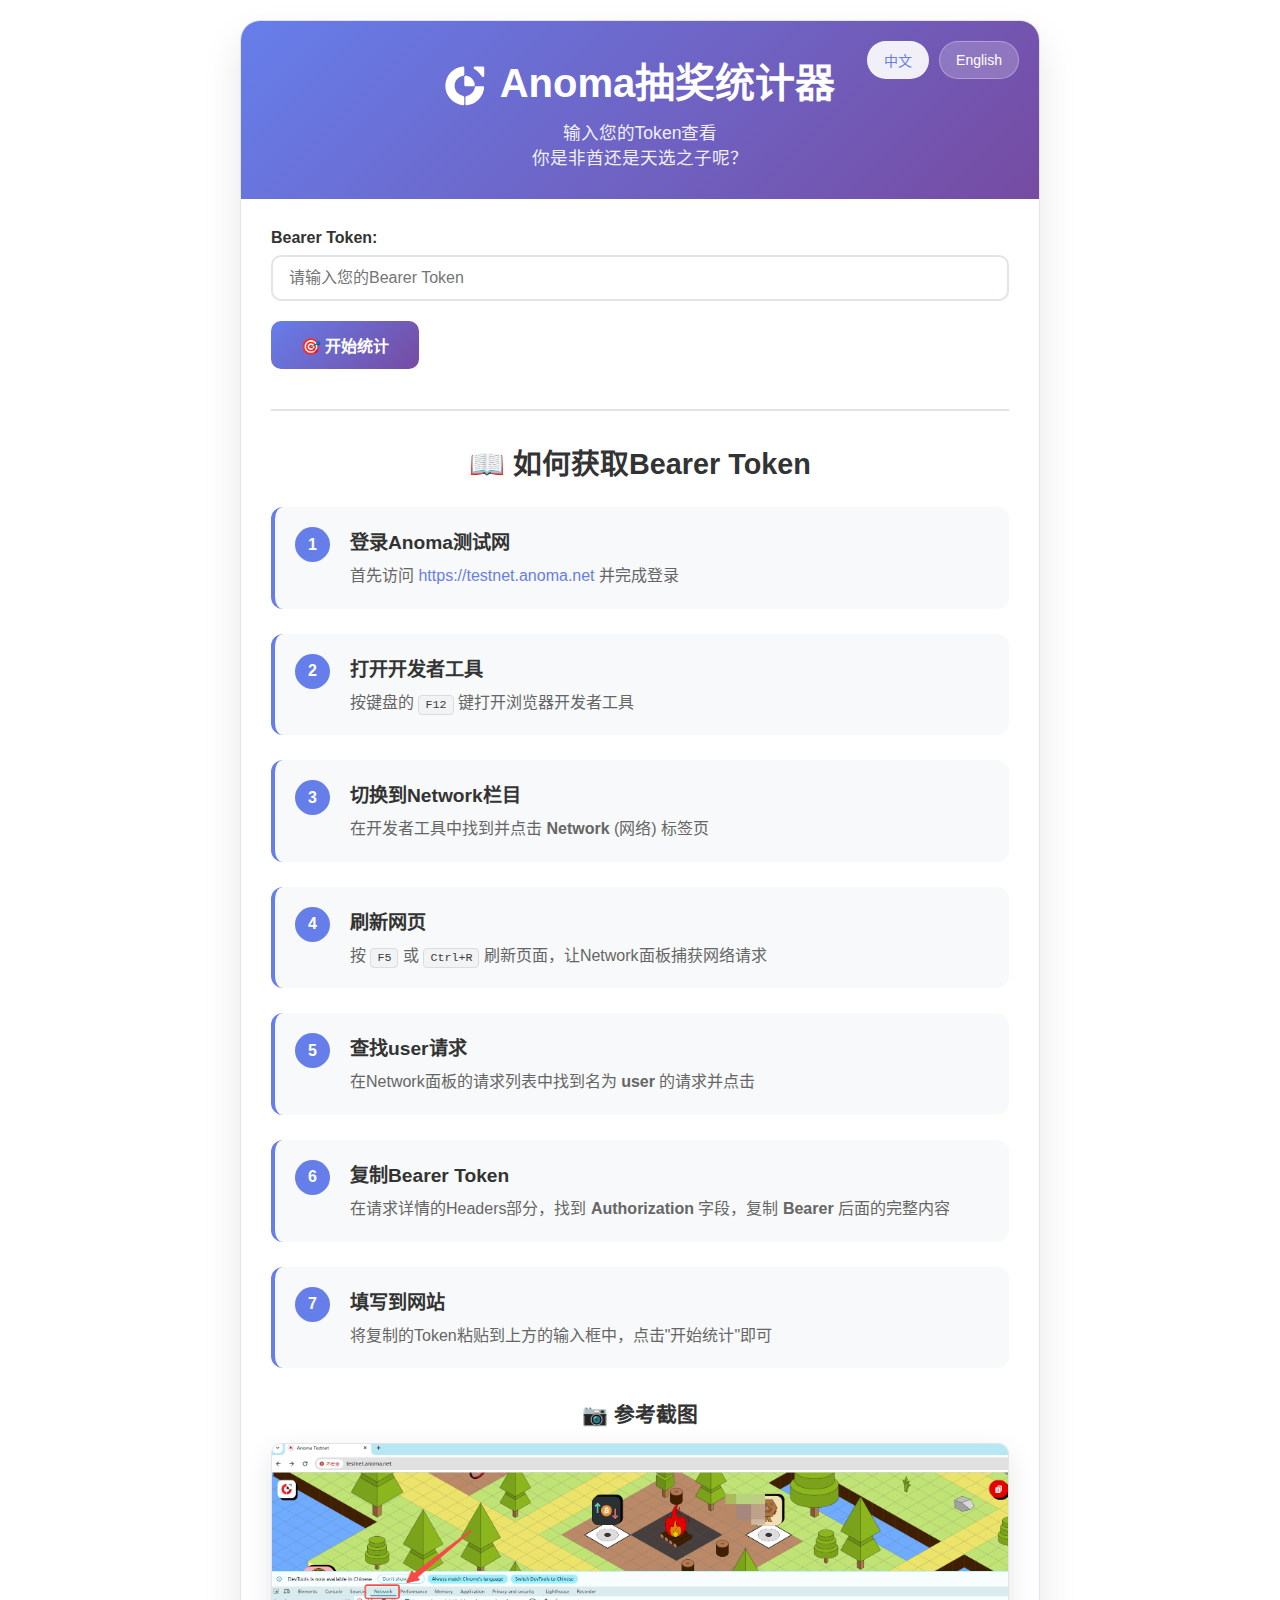
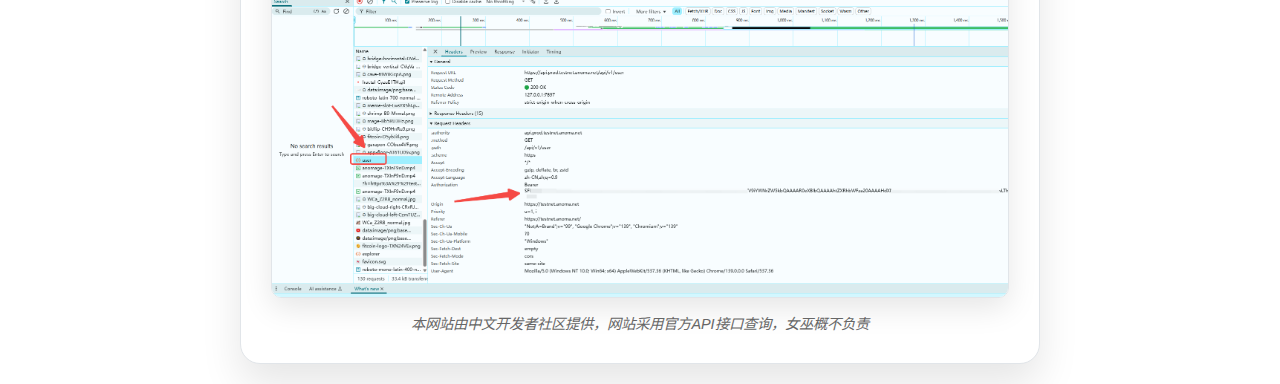
<file: PrizeWheel/index.html>
<!DOCTYPE html>
<html lang="zh-CN">
<head>
    <meta charset="UTF-8">
    <meta name="viewport" content="width=device-width, initial-scale=1.0">
    <title>Anoma转盘统计器</title>
    <style>
        * {
            margin: 0;
            padding: 0;
            box-sizing: border-box;
        }

        body {
            font-family: 'Segoe UI', Tahoma, Geneva, Verdana, sans-serif;
            background: #ffffff;
            min-height: 100vh;
            padding: 20px;
        }

        .container {
            max-width: 800px;
            margin: 0 auto;
            background: white;
            border-radius: 20px;
            box-shadow: 0 20px 40px rgba(0,0,0,0.1);
            border: 1px solid #e1e5e9;
            overflow: hidden;
        }

        .header {
            background: linear-gradient(135deg, #667eea 0%, #764ba2 100%);
            color: white;
            padding: 30px;
            text-align: center;
            position: relative;
        }
        
        .language-switch {
            position: absolute;
            top: 20px;
            right: 20px;
            display: flex;
            gap: 10px;
        }
        
        .lang-btn {
            background: rgba(255, 255, 255, 0.2);
            color: white;
            border: 1px solid rgba(255, 255, 255, 0.3);
            padding: 8px 16px;
            border-radius: 20px;
            font-size: 14px;
            cursor: pointer;
            transition: all 0.3s ease;
        }
        
        .lang-btn:hover {
            background: rgba(255, 255, 255, 0.3);
        }
        
        .lang-btn.active {
            background: rgba(255, 255, 255, 0.9);
            color: #667eea;
        }
        
        .header-icon {
            width: 40px;
            height: 40px;
            display: inline-block;
            vertical-align: middle;
            margin-right: 15px;
        }

        .header h1 {
            font-size: 2.5em;
            margin-bottom: 10px;
        }

        .header p {
            font-size: 1.1em;
            opacity: 0.9;
        }

        .content {
            padding: 30px;
        }

        .input-section {
            margin-bottom: 30px;
        }

        .input-group {
            margin-bottom: 20px;
        }

        label {
            display: block;
            margin-bottom: 8px;
            font-weight: 600;
            color: #333;
        }

        input[type="text"] {
            width: 100%;
            padding: 12px 16px;
            border: 2px solid #e1e5e9;
            border-radius: 10px;
            font-size: 16px;
            transition: border-color 0.3s ease;
        }

        input[type="text"]:focus {
            outline: none;
            border-color: #667eea;
        }

        .btn {
            background: linear-gradient(135deg, #667eea 0%, #764ba2 100%);
            color: white;
            border: none;
            padding: 12px 30px;
            border-radius: 10px;
            font-size: 16px;
            font-weight: 600;
            cursor: pointer;
            transition: transform 0.2s ease;
        }

        .btn:hover {
            transform: translateY(-2px);
        }

        .btn:disabled {
            opacity: 0.6;
            cursor: not-allowed;
            transform: none;
        }

        .results {
            display: none;
            margin-top: 30px;
        }

        .stats-grid {
            display: grid;
            grid-template-columns: repeat(auto-fit, minmax(200px, 1fr));
            gap: 20px;
            margin-bottom: 30px;
        }

        .stat-card {
            background: #f8f9fa;
            border-radius: 15px;
            padding: 20px;
            text-align: center;
            border-left: 5px solid;
        }

        .stat-card.white {
            border-left-color: #6c757d;
        }

        .stat-card.blue {
            border-left-color: #007bff;
        }

        .stat-card.red {
            border-left-color: #dc3545;
        }

        .stat-card.gold {
            border-left-color: #ffc107;
        }

        .ball-icon {
            width: 50px;
            height: 50px;
            border-radius: 50%;
            margin: 0 auto 10px;
            display: flex;
            align-items: center;
            justify-content: center;
            color: white;
            font-weight: bold;
            font-size: 18px;
        }

        .ball-icon.white {
            background: #6c757d;
        }

        .ball-icon.blue {
            background: #007bff;
        }

        .ball-icon.red {
            background: #dc3545;
        }

        .ball-icon.gold {
            background: #ffc107;
            color: #333;
        }

        .stat-number {
            font-size: 2em;
            font-weight: bold;
            color: #333;
            margin-bottom: 5px;
        }

        .stat-label {
            font-size: 1.1em;
            color: #666;
            margin-bottom: 10px;
        }

        .stat-probability {
            font-size: 1.2em;
            font-weight: 600;
            color: #333;
        }

        .total-info {
            background: linear-gradient(135deg, #667eea 0%, #764ba2 100%);
            color: white;
            padding: 20px;
            border-radius: 15px;
            text-align: center;
            margin-bottom: 20px;
        }

        .total-info h3 {
            font-size: 1.5em;
            margin-bottom: 10px;
        }

        .total-info .total-number {
            font-size: 3em;
            font-weight: bold;
        }

        .loading {
            text-align: center;
            padding: 20px;
            color: #666;
        }

        .error {
            background: #f8d7da;
            color: #721c24;
            padding: 15px;
            border-radius: 10px;
            margin-top: 20px;
            border: 1px solid #f5c6cb;
        }

        .tutorial-section {
            margin-top: 40px;
            padding-top: 30px;
            border-top: 2px solid #e1e5e9;
        }
        
        .tutorial-section h2 {
            color: #333;
            font-size: 1.8em;
            margin-bottom: 25px;
            text-align: center;
        }
        
        .tutorial-steps {
            margin-bottom: 30px;
        }
        
        .step {
            display: flex;
            align-items: flex-start;
            margin-bottom: 25px;
            padding: 20px;
            background: #f8f9fa;
            border-radius: 12px;
            border-left: 4px solid #667eea;
        }
        
        .step-number {
            background: #667eea;
            color: white;
            width: 35px;
            height: 35px;
            border-radius: 50%;
            display: flex;
            align-items: center;
            justify-content: center;
            font-weight: bold;
            font-size: 16px;
            margin-right: 20px;
            flex-shrink: 0;
        }
        
        .step-content h3 {
            color: #333;
            font-size: 1.2em;
            margin-bottom: 8px;
        }
        
        .step-content p {
            color: #666;
            line-height: 1.6;
            margin: 0;
        }
        
        .step-content a {
            color: #667eea;
            text-decoration: none;
        }
        
        .step-content a:hover {
            text-decoration: underline;
        }
        
        kbd {
            background: #f1f3f4;
            border: 1px solid #dadce0;
            border-radius: 4px;
            color: #3c4043;
            font-family: monospace;
            font-size: 0.9em;
            padding: 2px 6px;
        }
        
        .tutorial-image {
            text-align: center;
            margin-top: 30px;
        }
        
        .tutorial-image h3 {
            color: #333;
            font-size: 1.3em;
            margin-bottom: 15px;
        }
        
        .token-screenshot {
            max-width: 100%;
            height: auto;
            border-radius: 10px;
            box-shadow: 0 10px 30px rgba(0,0,0,0.1);
            border: 1px solid #e1e5e9;
        }
        
        .image-caption {
            color: #666;
            font-style: italic;
            margin-top: 10px;
            font-size: 0.9em;
        }

        @media (max-width: 768px) {
            .container {
                margin: 10px;
            }
            
            .header h1 {
                font-size: 2em;
            }
            
            .stats-grid {
                grid-template-columns: 1fr;
            }
            
            .step {
                flex-direction: column;
                text-align: center;
            }
            
            .step-number {
                margin-right: 0;
                margin-bottom: 15px;
            }
        }
    </style>
</head>
<body>
    <div class="container">
        <div class="header">
            <div class="language-switch">
                <button class="lang-btn active" onclick="switchLanguage('zh')" data-lang="zh">中文</button>
                <button class="lang-btn" onclick="switchLanguage('en')" data-lang="en">English</button>
            </div>
            <h1><svg class="header-icon" width='31' height='31' viewBox='0 0 31 31' fill='none' xmlns='http://www.w3.org/2000/svg'><path d='M14.9376 29.386C14.9376 29.9967 14.4033 30.4547 13.8116 30.3975C6.21605 29.6341 0.261719 23.2027 0.261719 15.3972C0.261719 7.59165 6.19696 1.16021 13.8116 0.396837C14.4223 0.339584 14.9376 0.816694 14.9376 1.40831V6.58018C14.9376 7.07637 14.575 7.51532 14.0788 7.59165C10.3192 8.18327 7.43745 11.4467 7.43745 15.3781C7.43745 19.3095 10.3192 22.5729 14.0788 23.1645C14.575 23.2409 14.9376 23.6798 14.9376 24.176V29.386Z' fill='#ffffff'/><path d='M30.3396 16.8287C29.6716 23.9281 24.0608 29.6152 16.9805 30.3786C16.3698 30.4358 15.8354 29.9778 15.8354 29.3671V24.1762C15.8354 23.68 16.1981 23.2601 16.6752 23.1647C19.9958 22.5922 22.6104 19.9203 23.1066 16.5806C23.1829 16.0844 23.6219 15.7218 24.1181 15.7218H29.2899C29.9197 15.7027 30.3968 16.2371 30.3396 16.8287Z' fill='#ffffff'/><path d='M14.9565 8.60324V14.6721C14.9565 15.2446 15.4146 15.7026 15.9871 15.7026H22.1323C22.743 15.7026 23.2201 15.1683 23.1437 14.5576C22.7048 10.8934 20.1475 8.04979 16.1016 7.59177C15.4909 7.51543 14.9565 7.99254 14.9565 8.60324Z' fill='#ffffff'/><path d='M22.1699 1.37004C22.1699 1.75173 22.3799 2.09525 22.7043 2.28609C25.0898 3.64108 27.0746 5.62586 28.4296 8.01141C28.6204 8.33584 28.964 8.54577 29.3457 8.54577H29.3647C29.9373 8.54577 30.4144 8.06866 30.4144 7.49613V1.35096C30.4144 0.778425 29.9373 0.301315 29.3647 0.301315H23.2196C22.647 0.3204 22.1699 0.778425 22.1699 1.37004Z' fill='#ffffff'/></svg><span data-i18n="title">Anoma抽奖统计器</span></h1>
            <p data-i18n="subtitle1">输入您的Token查看</p>
            <p data-i18n="subtitle2">你是非酋还是天选之子呢？</p>
        </div>
        
        <div class="content">
            <div class="input-section">
                <div class="input-group">
                    <label for="token" data-i18n="token-label">Bearer Token:</label>
                    <input type="text" id="token" data-i18n-placeholder="token-placeholder" placeholder="请输入您的Bearer Token">
                </div>
                <button class="btn" onclick="fetchGaraponData()" data-i18n="start-btn">🎯 开始统计</button>
            </div>
            
            <div id="loading" class="loading" style="display: none;">
                <p data-i18n="loading">🔄 正在获取数据...</p>
            </div>
            
            <div id="error" class="error" style="display: none;"></div>
            
            <div id="results" class="results">
                <div class="total-info">
                    <h3 data-i18n="total-draws">总抽奖次数</h3>
                    <div class="total-number" id="totalCount">0</div>
                </div>
                
                <div class="stats-grid">
                    <div class="stat-card white">
                        <div class="ball-icon white">⚪</div>
                        <div class="stat-number" id="whiteCount">0</div>
                        <div class="stat-label" data-i18n="white-ball">白球 (100)</div>
                        <div class="stat-probability" id="whiteProbability">0%</div>
                    </div>
                    
                    <div class="stat-card blue">
                        <div class="ball-icon blue">🔵</div>
                        <div class="stat-number" id="blueCount">0</div>
                        <div class="stat-label" data-i18n="blue-ball">蓝球 (2500)</div>
                        <div class="stat-probability" id="blueProbability">0%</div>
                    </div>
                    
                    <div class="stat-card red">
                        <div class="ball-icon red">🔴</div>
                        <div class="stat-number" id="redCount">0</div>
                        <div class="stat-label" data-i18n="red-ball">红球 (10000)</div>
                        <div class="stat-probability" id="redProbability">0%</div>
                    </div>
                    
                    <div class="stat-card gold">
                        <div class="ball-icon gold">🟡</div>
                        <div class="stat-number" id="goldCount">0</div>
                        <div class="stat-label" data-i18n="gold-ball">金球 (50000)</div>
                        <div class="stat-probability" id="goldProbability">0%</div>
                    </div>
                </div>
            </div>
            
            <!-- Token获取教程 -->
            <div class="tutorial-section">
                <h2 data-i18n="tutorial-title">📖 如何获取Bearer Token</h2>
                <div class="tutorial-steps">
                    <div class="step">
                        <div class="step-number">1</div>
                        <div class="step-content">
                            <h3 data-i18n="step1-title">登录Anoma测试网</h3>
                            <p data-i18n="step1-desc">首先访问 <a href="https://testnet.anoma.net" target="_blank">https://testnet.anoma.net</a> 并完成登录</p>
                        </div>
                    </div>
                    
                    <div class="step">
                        <div class="step-number">2</div>
                        <div class="step-content">
                            <h3 data-i18n="step2-title">打开开发者工具</h3>
                            <p data-i18n="step2-desc">按键盘的 <kbd>F12</kbd> 键打开浏览器开发者工具</p>
                        </div>
                    </div>
                    
                    <div class="step">
                        <div class="step-number">3</div>
                        <div class="step-content">
                            <h3 data-i18n="step3-title">切换到Network栏目</h3>
                            <p data-i18n="step3-desc">在开发者工具中找到并点击 <strong>Network</strong> (网络) 标签页</p>
                        </div>
                    </div>
                    
                    <div class="step">
                        <div class="step-number">4</div>
                        <div class="step-content">
                            <h3 data-i18n="step4-title">刷新网页</h3>
                            <p data-i18n="step4-desc">按 <kbd>F5</kbd> 或 <kbd>Ctrl+R</kbd> 刷新页面，让Network面板捕获网络请求</p>
                        </div>
                    </div>
                    
                    <div class="step">
                        <div class="step-number">5</div>
                        <div class="step-content">
                            <h3 data-i18n="step5-title">查找user请求</h3>
                            <p data-i18n="step5-desc">在Network面板的请求列表中找到名为 <strong>user</strong> 的请求并点击</p>
                        </div>
                    </div>
                    
                    <div class="step">
                        <div class="step-number">6</div>
                        <div class="step-content">
                            <h3 data-i18n="step6-title">复制Bearer Token</h3>
                            <p data-i18n="step6-desc">在请求详情的Headers部分，找到 <strong>Authorization</strong> 字段，复制 <strong>Bearer</strong> 后面的完整内容</p>
                        </div>
                    </div>
                    
                    <div class="step">
                        <div class="step-number">7</div>
                        <div class="step-content">
                            <h3 data-i18n="step7-title">填写到网站</h3>
                            <p data-i18n="step7-desc">将复制的Token粘贴到上方的输入框中，点击"开始统计"即可</p>
                        </div>
                    </div>
                </div>
                
                <div class="tutorial-image">
                    <h3 data-i18n="screenshot-title">📷 参考截图</h3>
                    <img src="token.png" alt="获取Token示例图" class="token-screenshot">
                    <p class="image-caption" data-i18n="disclaimer">本网站由中文开发者社区提供，网站采用官方API接口查询，女巫概不负责</p>
                </div>
            </div>
        </div>
    </div>

    <script>
        async function fetchGaraponData() {
            const token = document.getElementById('token').value.trim();
            
            if (!token) {
                const errorMsg = currentLanguage === 'zh' ? '请输入Bearer Token' : 'Please enter Bearer Token';
                showError(errorMsg);
                return;
            }
            
            // 显示加载状态
            document.getElementById('loading').style.display = 'block';
            document.getElementById('results').style.display = 'none';
            document.getElementById('error').style.display = 'none';
            
            try {
                const response = await fetch('https://api.prod.testnet.anoma.net/api/v1/garapon', {
                    method: 'GET',
                    headers: {
                        'Authorization': `Bearer ${token}`,
                        'User-Agent': 'Mozilla/5.0 (Windows NT 10.0; Win64; x64) AppleWebKit/537.36 (KHTML, like Gecko) Chrome/139.0.0.0 Safari/537.36',
                        'Accept': '*/*',
                        'Origin': 'https://testnet.anoma.net',
                        'Referer': 'https://testnet.anoma.net/',
                        'sec-ch-ua': '"Not;A=Brand";v="99", "Google Chrome";v="139", "Chromium";v="139"',
                        'sec-ch-ua-mobile': '?0',
                        'sec-ch-ua-platform': '"Windows"',
                        'Sec-Fetch-Site': 'same-site',
                        'Sec-Fetch-Mode': 'cors',
                        'Sec-Fetch-Dest': 'empty',
                        'Accept-Language': 'zh-CN,zh;q=0.9',
                        'Accept-Encoding': 'gzip, deflate, br, zstd'
                    }
                });
                
                if (!response.ok) {
                    const errorMsg = currentLanguage === 'zh' ? `HTTP ${response.status}: ${response.statusText}` : `HTTP ${response.status}: ${response.statusText}`;
                    throw new Error(errorMsg);
                }
                
                const data = await response.json();
                console.log('API响应数据:', data);
                
                // 统计数据
                analyzeData(data);
                
            } catch (error) {
                console.error('请求失败:', error);
                const errorPrefix = currentLanguage === 'zh' ? '请求失败: ' : 'Request failed: ';
                showError(`${errorPrefix}${error.message}`);
            } finally {
                document.getElementById('loading').style.display = 'none';
            }
        }
        
        function analyzeData(data) {
            // 初始化计数器
            let totalCount = 0;
            let whiteCount = 0;  // 100
            let blueCount = 0;   // 2500
            let redCount = 0;    // 10000
            let goldCount = 0;   // 50000
            
            // 检查数据结构并统计
            if (Array.isArray(data)) {
                // 如果返回的是数组
                totalCount = data.length;
                data.forEach(item => {
                    if (item.prize_amount) {
                        categorizeByPrizeAmount(item.prize_amount);
                    }
                });
            } else if (data && typeof data === 'object') {
                // 检查是否有 coupons 字段（根据实际API响应）
                if (Array.isArray(data.coupons)) {
                    totalCount = data.coupons.length;
                    data.coupons.forEach(item => {
                        if (item.prize_amount) {
                            categorizeByPrizeAmount(item.prize_amount);
                        }
                    });
                } else {
                    // 如果返回的是对象，查找可能包含数组的字段
                    const possibleArrayFields = ['data', 'items', 'results', 'garapons', 'prizes'];
                    let foundArray = null;
                    
                    for (const field of possibleArrayFields) {
                        if (Array.isArray(data[field])) {
                            foundArray = data[field];
                            break;
                        }
                    }
                    
                    if (foundArray) {
                        totalCount = foundArray.length;
                        foundArray.forEach(item => {
                            if (item.prize_amount) {
                                categorizeByPrizeAmount(item.prize_amount);
                            }
                        });
                    } else {
                        // 如果没有找到数组，检查是否有单个项目
                        if (data.prize_amount) {
                            totalCount = 1;
                            categorizeByPrizeAmount(data.prize_amount);
                        } else {
                            const errorMsg = currentLanguage === 'zh' ? '未找到有效的抽奖数据' : 'No valid lottery data found';
                            showError(errorMsg);
                            return;
                        }
                    }
                }
            } else {
                    const errorMsg = currentLanguage === 'zh' ? '返回的数据格式不正确' : 'Invalid data format returned';
                    showError(errorMsg);
                    return;
                }
            
            function categorizeByPrizeAmount(prizeAmount) {
                switch (prizeAmount) {
                    case 100:
                        whiteCount++;
                        break;
                    case 2500:
                        blueCount++;
                        break;
                    case 10000:
                        redCount++;
                        break;
                    case 50000:
                        goldCount++;
                        break;
                }
            }
            
            // 计算概率
            const whiteProbability = totalCount > 0 ? ((whiteCount / totalCount) * 100).toFixed(2) : 0;
            const blueProbability = totalCount > 0 ? ((blueCount / totalCount) * 100).toFixed(2) : 0;
            const redProbability = totalCount > 0 ? ((redCount / totalCount) * 100).toFixed(2) : 0;
            const goldProbability = totalCount > 0 ? ((goldCount / totalCount) * 100).toFixed(2) : 0;
            
            // 更新UI
            document.getElementById('totalCount').textContent = totalCount;
            document.getElementById('whiteCount').textContent = whiteCount;
            document.getElementById('blueCount').textContent = blueCount;
            document.getElementById('redCount').textContent = redCount;
            document.getElementById('goldCount').textContent = goldCount;
            
            document.getElementById('whiteProbability').textContent = `${whiteProbability}%`;
            document.getElementById('blueProbability').textContent = `${blueProbability}%`;
            document.getElementById('redProbability').textContent = `${redProbability}%`;
            document.getElementById('goldProbability').textContent = `${goldProbability}%`;
            
            // 显示结果
            document.getElementById('results').style.display = 'block';
        }
        
        function showError(message) {
            const errorDiv = document.getElementById('error');
            errorDiv.textContent = message;
            errorDiv.style.display = 'block';
        }
        
        // 语言切换功能
        const translations = {
            zh: {
                'title': 'Anoma抽奖统计器',
                'subtitle1': '输入您的Token查看',
                'subtitle2': '你是非酋还是天选之子呢？',
                'token-label': 'Bearer Token:',
                'token-placeholder': '请输入您的Bearer Token',
                'start-btn': '🎯 开始统计',
                'total-draws': '总抽奖次数',
                'white-ball': '白球 (100)',
                'blue-ball': '蓝球 (2500)',
                'red-ball': '红球 (10000)',
                'gold-ball': '金球 (50000)',
                'tutorial-title': '📖 如何获取Bearer Token',
                'step1-title': '登录Anoma测试网',
                'step1-desc': '首先访问 <a href="https://testnet.anoma.net" target="_blank">https://testnet.anoma.net</a> 并完成登录',
                'step2-title': '打开开发者工具',
                'step2-desc': '按键盘的 <kbd>F12</kbd> 键打开浏览器开发者工具',
                'step3-title': '切换到Network栏目',
                'step3-desc': '在开发者工具中找到并点击 <strong>Network</strong> (网络) 标签页',
                'step4-title': '刷新网页',
                'step4-desc': '按 <kbd>F5</kbd> 或 <kbd>Ctrl+R</kbd> 刷新页面，让Network面板捕获网络请求',
                'step5-title': '查找user请求',
                'step5-desc': '在Network面板的请求列表中找到名为 <strong>user</strong> 的请求并点击',
                'step6-title': '复制Bearer Token',
                'step6-desc': '在请求详情的Headers部分，找到 <strong>Authorization</strong> 字段，复制 <strong>Bearer</strong> 后面的完整内容',
                'step7-title': '填写到网站',
                'step7-desc': '将复制的Token粘贴到上方的输入框中，点击"开始统计"即可',
                'screenshot-title': '📷 参考截图',
                'disclaimer': '本网站由中文开发者社区提供，网站采用官方API接口查询，女巫概不负责',
                'loading': '🔄 正在获取数据...'
            },
            en: {
                'title': 'Anoma Lottery Statistics',
                'subtitle1': 'Enter your Token to view',
                'subtitle2': 'Are you unlucky or the chosen one?',
                'token-label': 'Bearer Token:',
                'token-placeholder': 'Please enter your Bearer Token',
                'start-btn': '🎯 Start Statistics',
                'total-draws': 'Total Draws',
                'white-ball': 'White Ball (100)',
                'blue-ball': 'Blue Ball (2500)',
                'red-ball': 'Red Ball (10000)',
                'gold-ball': 'Gold Ball (50000)',
                'tutorial-title': '📖 How to Get Bearer Token',
                'step1-title': 'Login to Anoma Testnet',
                'step1-desc': 'First visit <a href="https://testnet.anoma.net" target="_blank">https://testnet.anoma.net</a> and complete login',
                'step2-title': 'Open Developer Tools',
                'step2-desc': 'Press <kbd>F12</kbd> key to open browser developer tools',
                'step3-title': 'Switch to Network Tab',
                'step3-desc': 'Find and click the <strong>Network</strong> tab in developer tools',
                'step4-title': 'Refresh Page',
                'step4-desc': 'Press <kbd>F5</kbd> or <kbd>Ctrl+R</kbd> to refresh the page and let Network panel capture requests',
                'step5-title': 'Find user Request',
                'step5-desc': 'Find and click the request named <strong>user</strong> in the Network panel request list',
                'step6-title': 'Copy Bearer Token',
                'step6-desc': 'In the request details Headers section, find the <strong>Authorization</strong> field and copy the complete content after <strong>Bearer</strong>',
                'step7-title': 'Fill in Website',
                'step7-desc': 'Paste the copied Token into the input box above and click "Start Statistics"',
                'screenshot-title': '📷 Reference Screenshot',
                'disclaimer': 'This website is provided by the Chinese developer community, using official API interface queries, no responsibility for witches',
                'loading': '🔄 Loading data...'
            }
        };
        
        let currentLanguage = 'zh';
        
        function switchLanguage(lang) {
            currentLanguage = lang;
            
            // 更新按钮状态
            document.querySelectorAll('.lang-btn').forEach(btn => {
                btn.classList.remove('active');
                if (btn.getAttribute('data-lang') === lang) {
                    btn.classList.add('active');
                }
            });
            
            // 更新文本内容
            document.querySelectorAll('[data-i18n]').forEach(element => {
                const key = element.getAttribute('data-i18n');
                if (translations[lang] && translations[lang][key]) {
                    element.innerHTML = translations[lang][key];
                }
            });
            
            // 更新placeholder
            document.querySelectorAll('[data-i18n-placeholder]').forEach(element => {
                const key = element.getAttribute('data-i18n-placeholder');
                if (translations[lang] && translations[lang][key]) {
                    element.placeholder = translations[lang][key];
                }
            });
        }
        
        function showError(message) {
            const errorDiv = document.getElementById('error');
            errorDiv.textContent = message;
            errorDiv.style.display = 'block';
        }
        
        function getLocalizedText(key) {
            return translations[currentLanguage] && translations[currentLanguage][key] ? translations[currentLanguage][key] : key;
        }
        
        // 允许按Enter键提交
        document.getElementById('token').addEventListener('keypress', function(e) {
            if (e.key === 'Enter') {
                fetchGaraponData();
            }
        });
    </script>
</body>
</html>
</file>
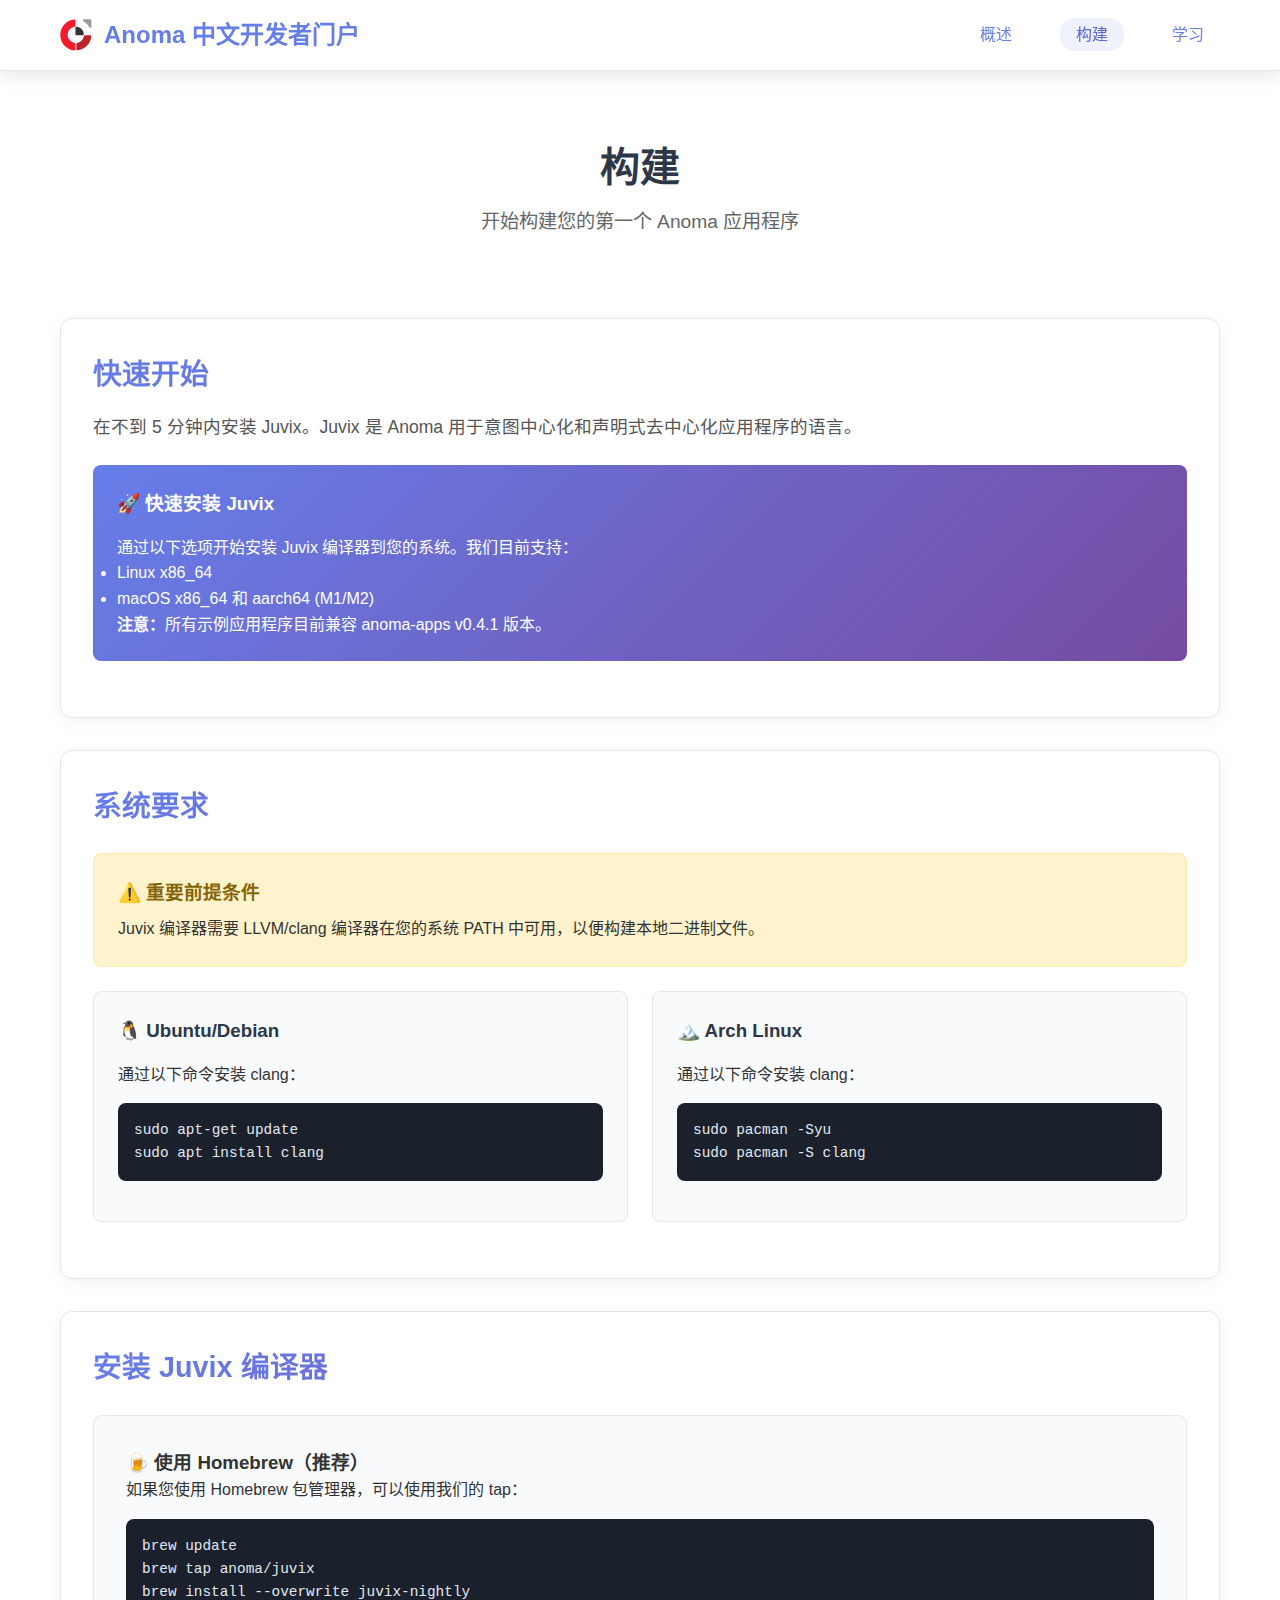
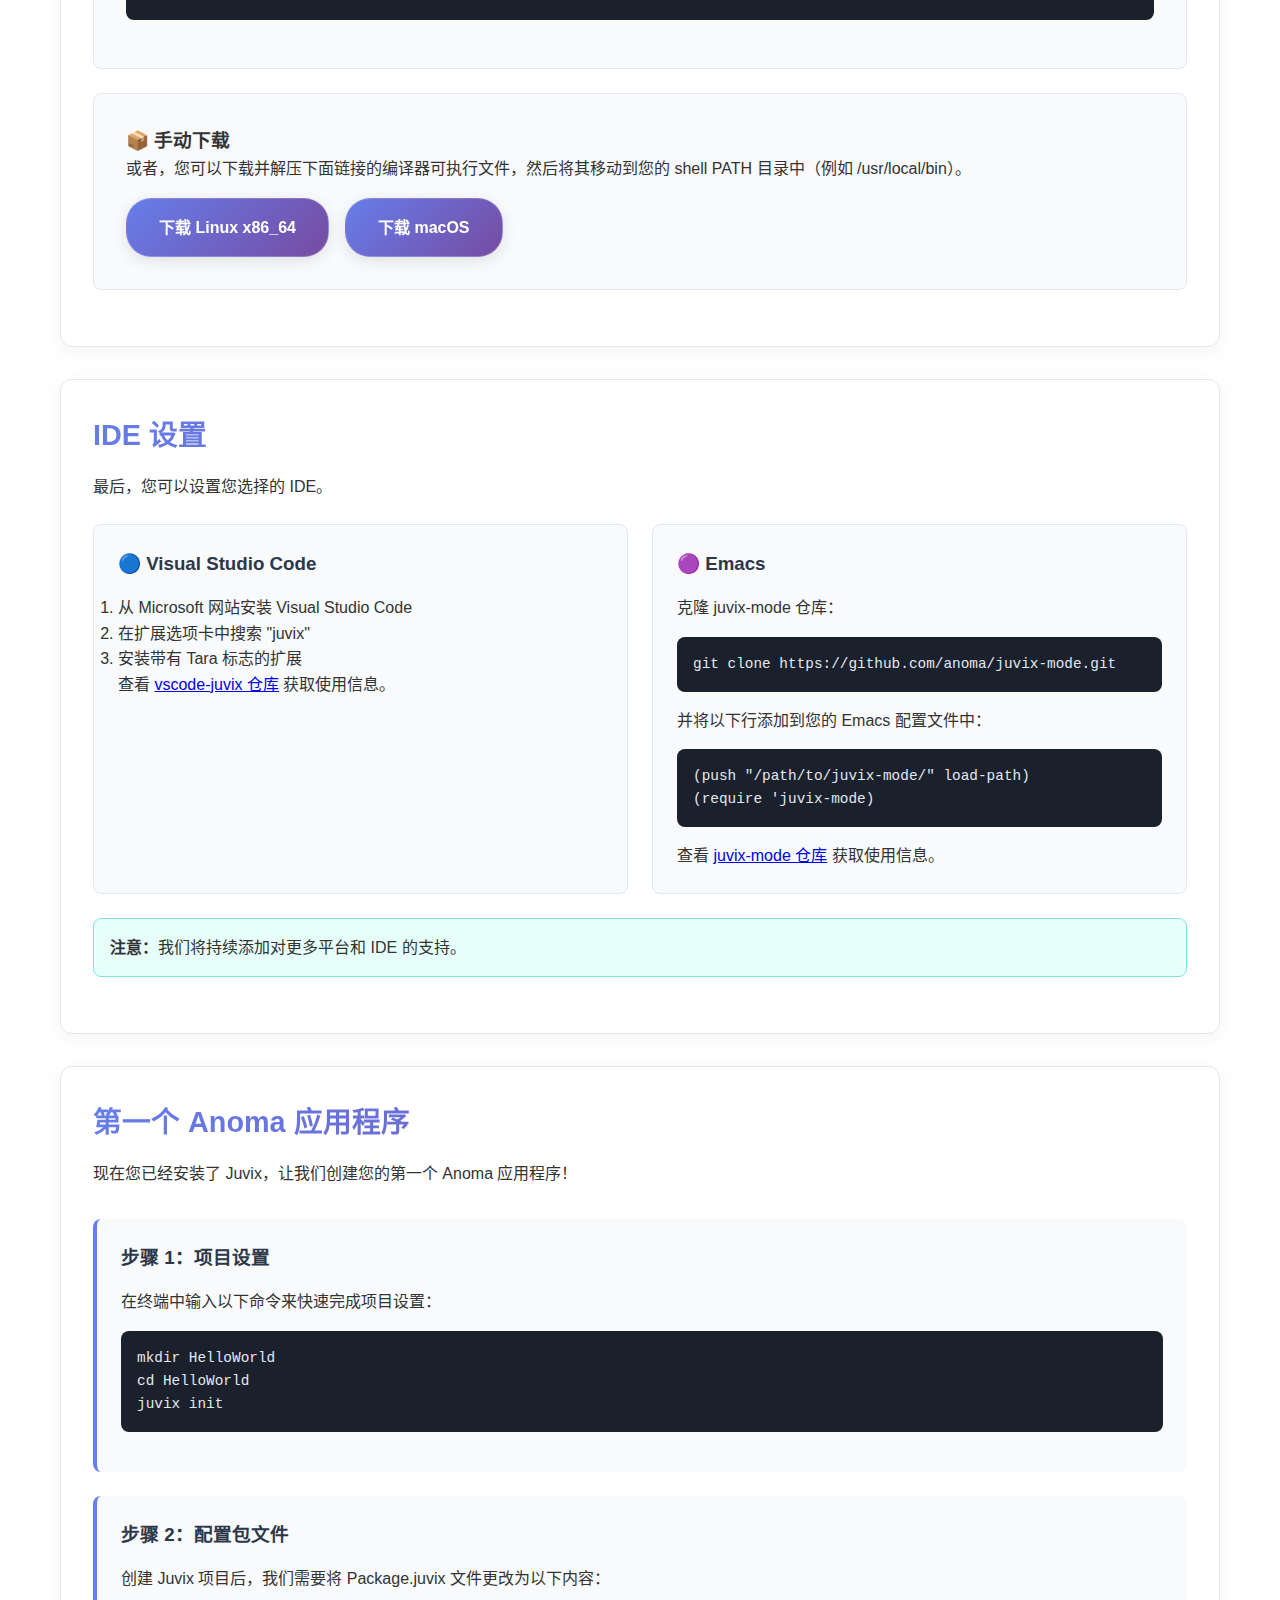
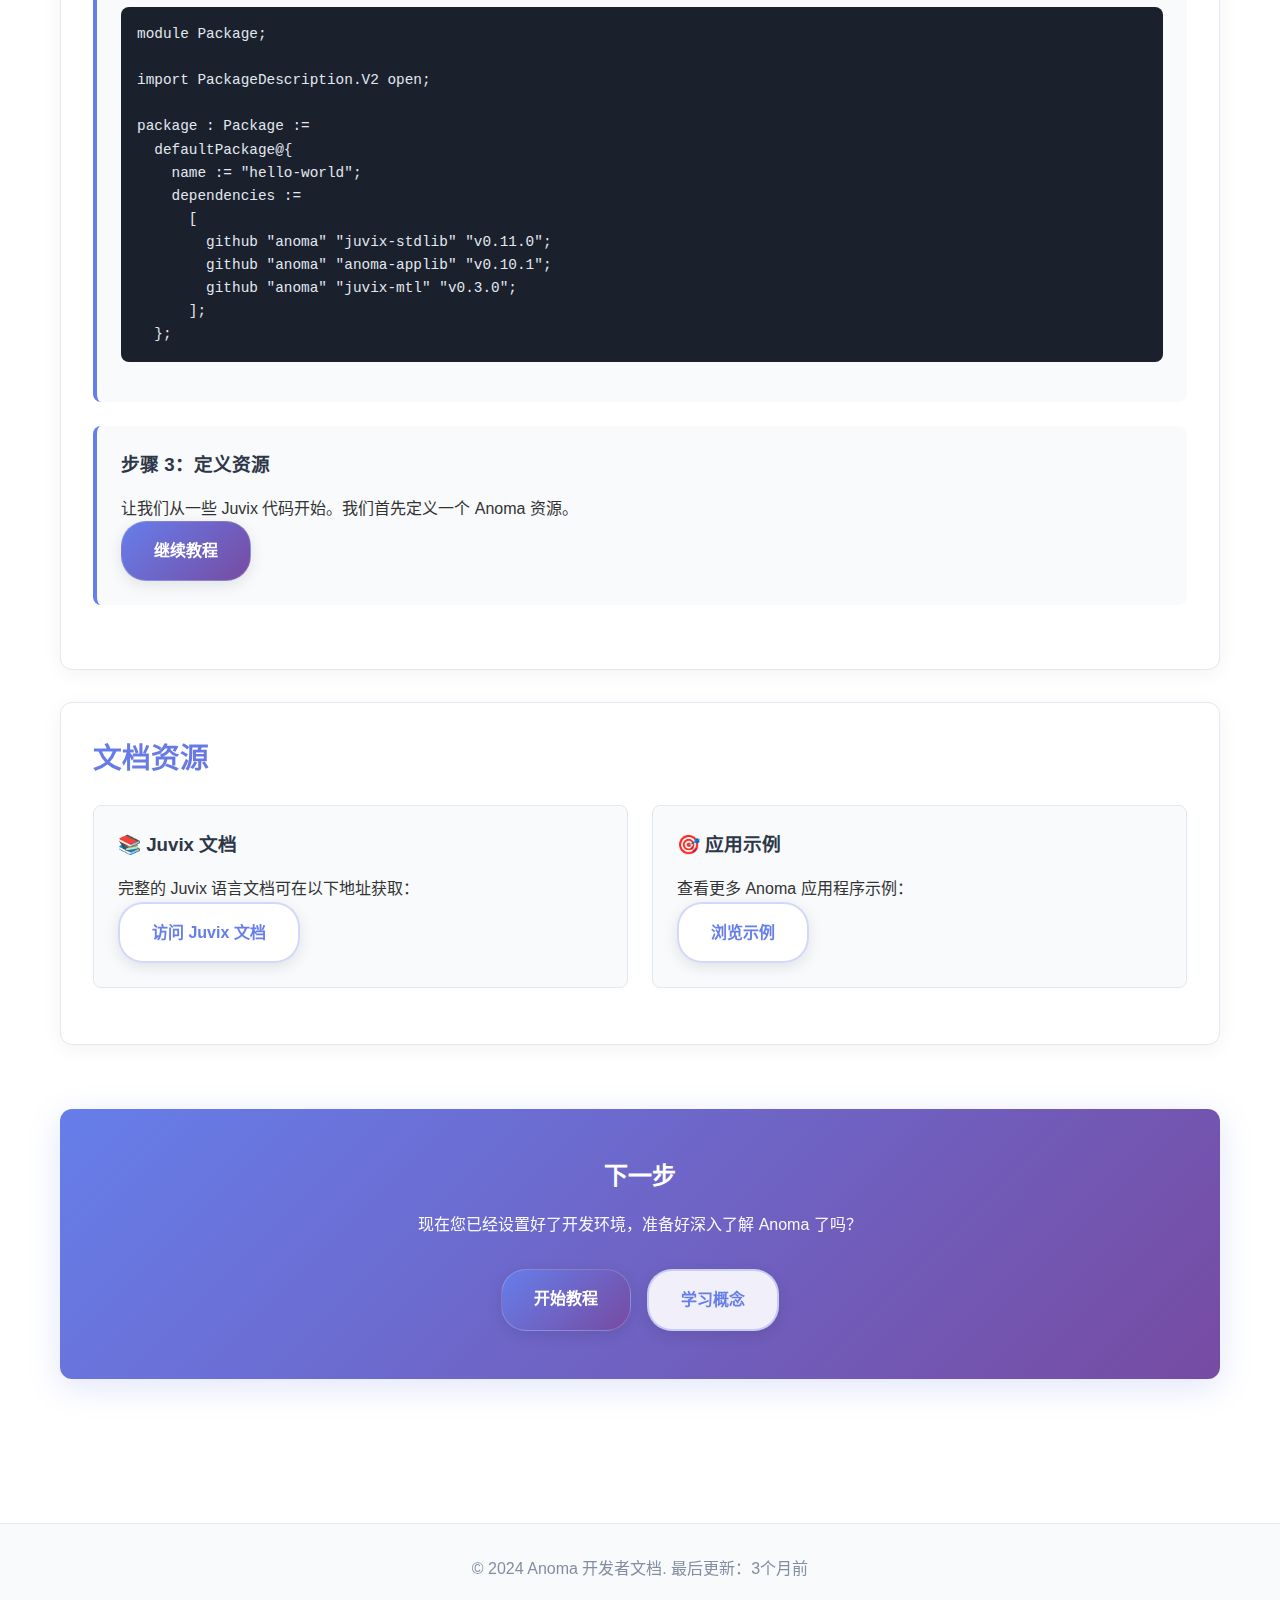
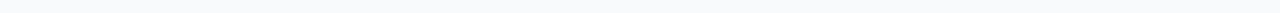
<file: docs/build.html>
<!DOCTYPE html>
<html lang="zh-CN">
<head>
    <meta charset="UTF-8">
    <meta name="viewport" content="width=device-width, initial-scale=1.0">
    <title>构建指南 - Anoma 中文开发者文档</title>
    <link rel="icon" type="image/svg+xml" href="iso.svg">
    <link rel="stylesheet" href="styles.css">
</head>
<body>
    <header>
        <nav class="navbar">
            <div class="nav-container">
                <div class="nav-logo">
                    <img src="iso.svg" alt="Anoma" class="nav-icon">
                    <h1>Anoma 中文开发者门户</h1>
                </div>
                <ul class="nav-menu">
                    <li class="nav-item">
                        <a href="index.html" class="nav-link">概述</a>
                    </li>
                    <li class="nav-item">
                        <a href="build.html" class="nav-link active">构建</a>
                    </li>
                    <li class="nav-item">
                        <a href="learn.html" class="nav-link">学习</a>
                    </li>
                </ul>
            </div>
        </nav>
    </header>

    <main class="main-content">
        <div class="container">
            <section class="page-header">
                <h1>构建</h1>
                <p class="page-description">开始构建您的第一个 Anoma 应用程序</p>
            </section>

            <section class="content-section">
                <h2>快速开始</h2>
                <p class="intro-text">
                    在不到 5 分钟内安装 Juvix。Juvix 是 Anoma 用于意图中心化和声明式去中心化应用程序的语言。
                </p>
                
                <div class="highlight-box">
                    <h3>🚀 快速安装 Juvix</h3>
                    <p>通过以下选项开始安装 Juvix 编译器到您的系统。我们目前支持：</p>
                    <ul>
                        <li>Linux x86_64</li>
                        <li>macOS x86_64 和 aarch64 (M1/M2)</li>
                    </ul>
                    <p><strong>注意：</strong>所有示例应用程序目前兼容 anoma-apps v0.4.1 版本。</p>
                </div>
            </section>

            <section class="content-section">
                <h2>系统要求</h2>
                <div class="requirement-box">
                    <h3>⚠️ 重要前提条件</h3>
                    <p>Juvix 编译器需要 LLVM/clang 编译器在您的系统 PATH 中可用，以便构建本地二进制文件。</p>
                </div>

                <div class="install-grid">
                    <div class="install-card">
                        <h3>🐧 Ubuntu/Debian</h3>
                        <p>通过以下命令安装 clang：</p>
                        <pre><code>sudo apt-get update
sudo apt install clang</code></pre>
                    </div>
                    
                    <div class="install-card">
                        <h3>🏔️ Arch Linux</h3>
                        <p>通过以下命令安装 clang：</p>
                        <pre><code>sudo pacman -Syu
sudo pacman -S clang</code></pre>
                    </div>
                </div>
            </section>

            <section class="content-section">
                <h2>安装 Juvix 编译器</h2>
                
                <div class="install-methods">
                    <div class="method-card">
                        <h3>🍺 使用 Homebrew（推荐）</h3>
                        <p>如果您使用 Homebrew 包管理器，可以使用我们的 tap：</p>
                        <pre><code>brew update
brew tap anoma/juvix
brew install --overwrite juvix-nightly</code></pre>
                    </div>
                    
                    <div class="method-card">
                        <h3>📦 手动下载</h3>
                        <p>或者，您可以下载并解压下面链接的编译器可执行文件，然后将其移动到您的 shell PATH 目录中（例如 /usr/local/bin）。</p>
                        <div class="download-links">
                            <a href="#" class="btn btn-primary">下载 Linux x86_64</a>
                            <a href="#" class="btn btn-primary">下载 macOS</a>
                        </div>
                    </div>
                </div>
            </section>

            <section class="content-section">
                <h2>IDE 设置</h2>
                <p>最后，您可以设置您选择的 IDE。</p>
                
                <div class="ide-grid">
                    <div class="ide-card">
                        <h3>🔵 Visual Studio Code</h3>
                        <ol>
                            <li>从 Microsoft 网站安装 Visual Studio Code</li>
                            <li>在扩展选项卡中搜索 "juvix"</li>
                            <li>安装带有 Tara 标志的扩展</li>
                        </ol>
                        <p>查看 <a href="#">vscode-juvix 仓库</a> 获取使用信息。</p>
                    </div>
                    
                    <div class="ide-card">
                        <h3>🟣 Emacs</h3>
                        <p>克隆 juvix-mode 仓库：</p>
                        <pre><code>git clone https://github.com/anoma/juvix-mode.git</code></pre>
                        <p>并将以下行添加到您的 Emacs 配置文件中：</p>
                        <pre><code>(push "/path/to/juvix-mode/" load-path)
(require 'juvix-mode)</code></pre>
                        <p>查看 <a href="#">juvix-mode 仓库</a> 获取使用信息。</p>
                    </div>
                </div>
                
                <div class="note-box">
                    <p><strong>注意：</strong>我们将持续添加对更多平台和 IDE 的支持。</p>
                </div>
            </section>

            <section class="content-section">
                <h2>第一个 Anoma 应用程序</h2>
                <p>现在您已经安装了 Juvix，让我们创建您的第一个 Anoma 应用程序！</p>
                
                <div class="tutorial-steps">
                    <div class="step">
                        <h3>步骤 1：项目设置</h3>
                        <p>在终端中输入以下命令来快速完成项目设置：</p>
                        <pre><code>mkdir HelloWorld
cd HelloWorld
juvix init</code></pre>
                    </div>
                    
                    <div class="step">
                        <h3>步骤 2：配置包文件</h3>
                        <p>创建 Juvix 项目后，我们需要将 Package.juvix 文件更改为以下内容：</p>
                        <pre><code>module Package;

import PackageDescription.V2 open;

package : Package :=
  defaultPackage@{
    name := "hello-world";
    dependencies :=
      [
        github "anoma" "juvix-stdlib" "v0.11.0";
        github "anoma" "anoma-applib" "v0.10.1";
        github "anoma" "juvix-mtl" "v0.3.0";
      ];
  };</code></pre>
                    </div>
                    
                    <div class="step">
                        <h3>步骤 3：定义资源</h3>
                        <p>让我们从一些 Juvix 代码开始。我们首先定义一个 Anoma 资源。</p>
                        <a href="tutorial.html" class="btn btn-primary">继续教程</a>
                    </div>
                </div>
            </section>

            <section class="content-section">
                <h2>文档资源</h2>
                <div class="resources-grid">
                    <div class="resource-card">
                        <h3>📚 Juvix 文档</h3>
                        <p>完整的 Juvix 语言文档可在以下地址获取：</p>
                        <a href="https://docs.juvix.org" class="btn btn-secondary" target="_blank">访问 Juvix 文档</a>
                    </div>
                    
                    <div class="resource-card">
                        <h3>🎯 应用示例</h3>
                        <p>查看更多 Anoma 应用程序示例：</p>
                        <a href="#" class="btn btn-secondary">浏览示例</a>
                    </div>
                </div>
            </section>

            <section class="next-steps">
                <h2>下一步</h2>
                <p>现在您已经设置好了开发环境，准备好深入了解 Anoma 了吗？</p>
                <div class="cta-buttons">
                    <a href="tutorial.html" class="btn btn-primary">开始教程</a>
                    <a href="learn.html" class="btn btn-secondary">学习概念</a>
                </div>
            </section>
        </div>
    </main>

    <footer>
        <div class="container">
            <p>&copy; 2024 Anoma 开发者文档. 最后更新：3个月前</p>
        </div>
    </footer>

    <style>
        .page-header {
            text-align: center;
            padding: 2rem 0;
            margin-bottom: 3rem;
        }
        
        .page-header h1 {
            font-size: 2.5rem;
            color: #2d3748;
            margin-bottom: 0.5rem;
        }
        
        .page-description {
            font-size: 1.2rem;
            color: #666;
        }
        
        .content-section {
            background: white;
            padding: 2rem;
            border-radius: 12px;
            margin-bottom: 2rem;
            box-shadow: 0 4px 20px rgba(0,0,0,0.05);
        }
        
        .content-section h2 {
            color: #2d3748;
            margin-bottom: 1rem;
            font-size: 1.8rem;
        }
        
        .intro-text {
            font-size: 1.1rem;
            color: #555;
            margin-bottom: 1.5rem;
        }
        
        .highlight-box {
            background: linear-gradient(135deg, #667eea 0%, #764ba2 100%);
            color: white;
            padding: 1.5rem;
            border-radius: 8px;
            margin: 1.5rem 0;
        }
        
        .highlight-box h3 {
            margin-bottom: 1rem;
        }
        
        .requirement-box {
            background: #fff3cd;
            border: 1px solid #ffeaa7;
            padding: 1.5rem;
            border-radius: 8px;
            margin: 1.5rem 0;
        }
        
        .requirement-box h3 {
            color: #856404;
            margin-bottom: 0.5rem;
        }
        
        .install-grid, .ide-grid, .resources-grid {
            display: grid;
            grid-template-columns: repeat(auto-fit, minmax(300px, 1fr));
            gap: 1.5rem;
            margin: 1.5rem 0;
        }
        
        .install-card, .ide-card, .resource-card {
            background: #f8fafc;
            padding: 1.5rem;
            border-radius: 8px;
            border: 1px solid #e2e8f0;
        }
        
        .install-card h3, .ide-card h3, .resource-card h3 {
            color: #2d3748;
            margin-bottom: 1rem;
        }
        
        .method-card {
            background: #f8fafc;
            padding: 2rem;
            border-radius: 8px;
            margin: 1.5rem 0;
            border: 1px solid #e2e8f0;
        }
        
        .download-links {
            display: flex;
            gap: 1rem;
            margin-top: 1rem;
            flex-wrap: wrap;
        }
        
        .note-box {
            background: #e6fffa;
            border: 1px solid #81e6d9;
            padding: 1rem;
            border-radius: 8px;
            margin: 1.5rem 0;
        }
        
        .tutorial-steps {
            margin: 2rem 0;
        }
        
        .step {
            background: #f8fafc;
            padding: 1.5rem;
            border-radius: 8px;
            margin-bottom: 1.5rem;
            border-left: 4px solid #667eea;
        }
        
        .step h3 {
            color: #2d3748;
            margin-bottom: 1rem;
        }
        
        .next-steps {
            text-align: center;
            background: linear-gradient(135deg, #667eea 0%, #764ba2 100%);
            color: white;
            padding: 3rem;
            border-radius: 12px;
            margin-bottom: 3rem;
        }
        
        .next-steps h2 {
            margin-bottom: 1rem;
        }
        
        .next-steps p {
            margin-bottom: 2rem;
            opacity: 0.95;
        }
    </style>
</body>
</html>
</file>
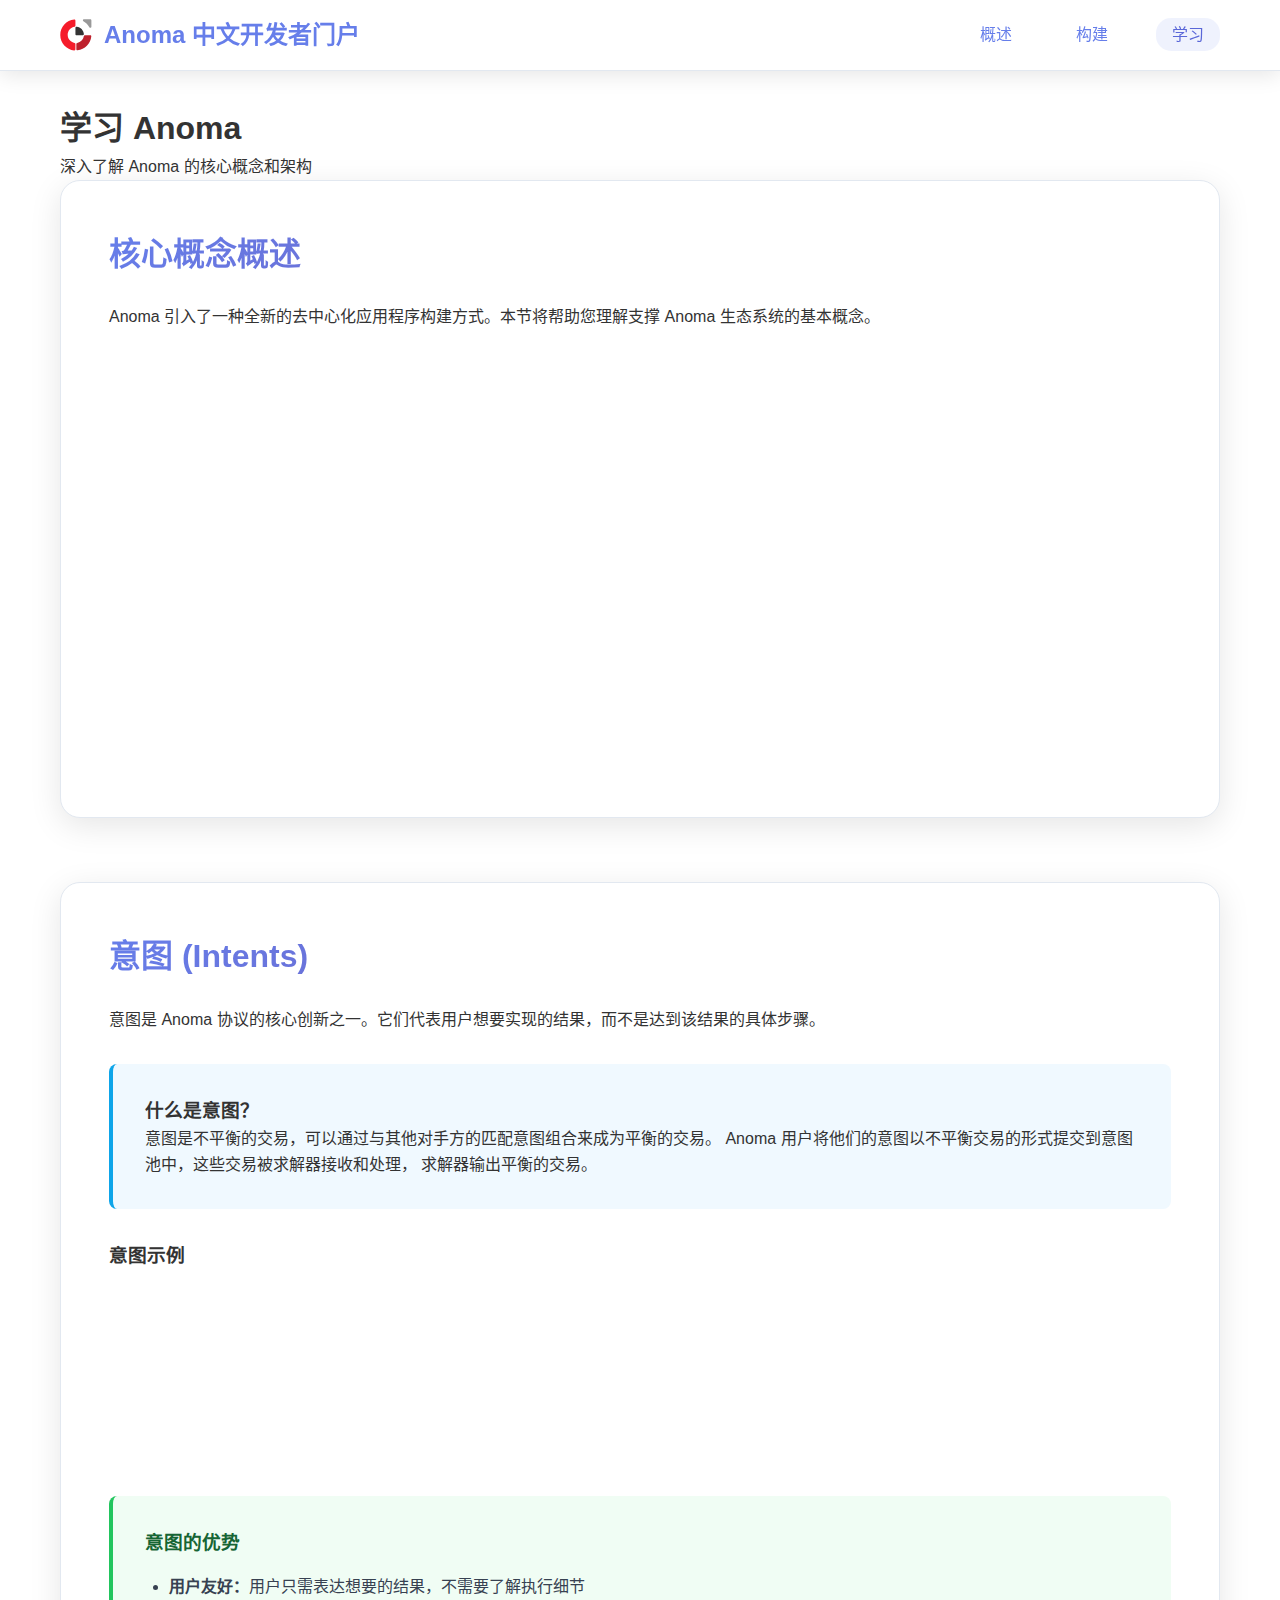
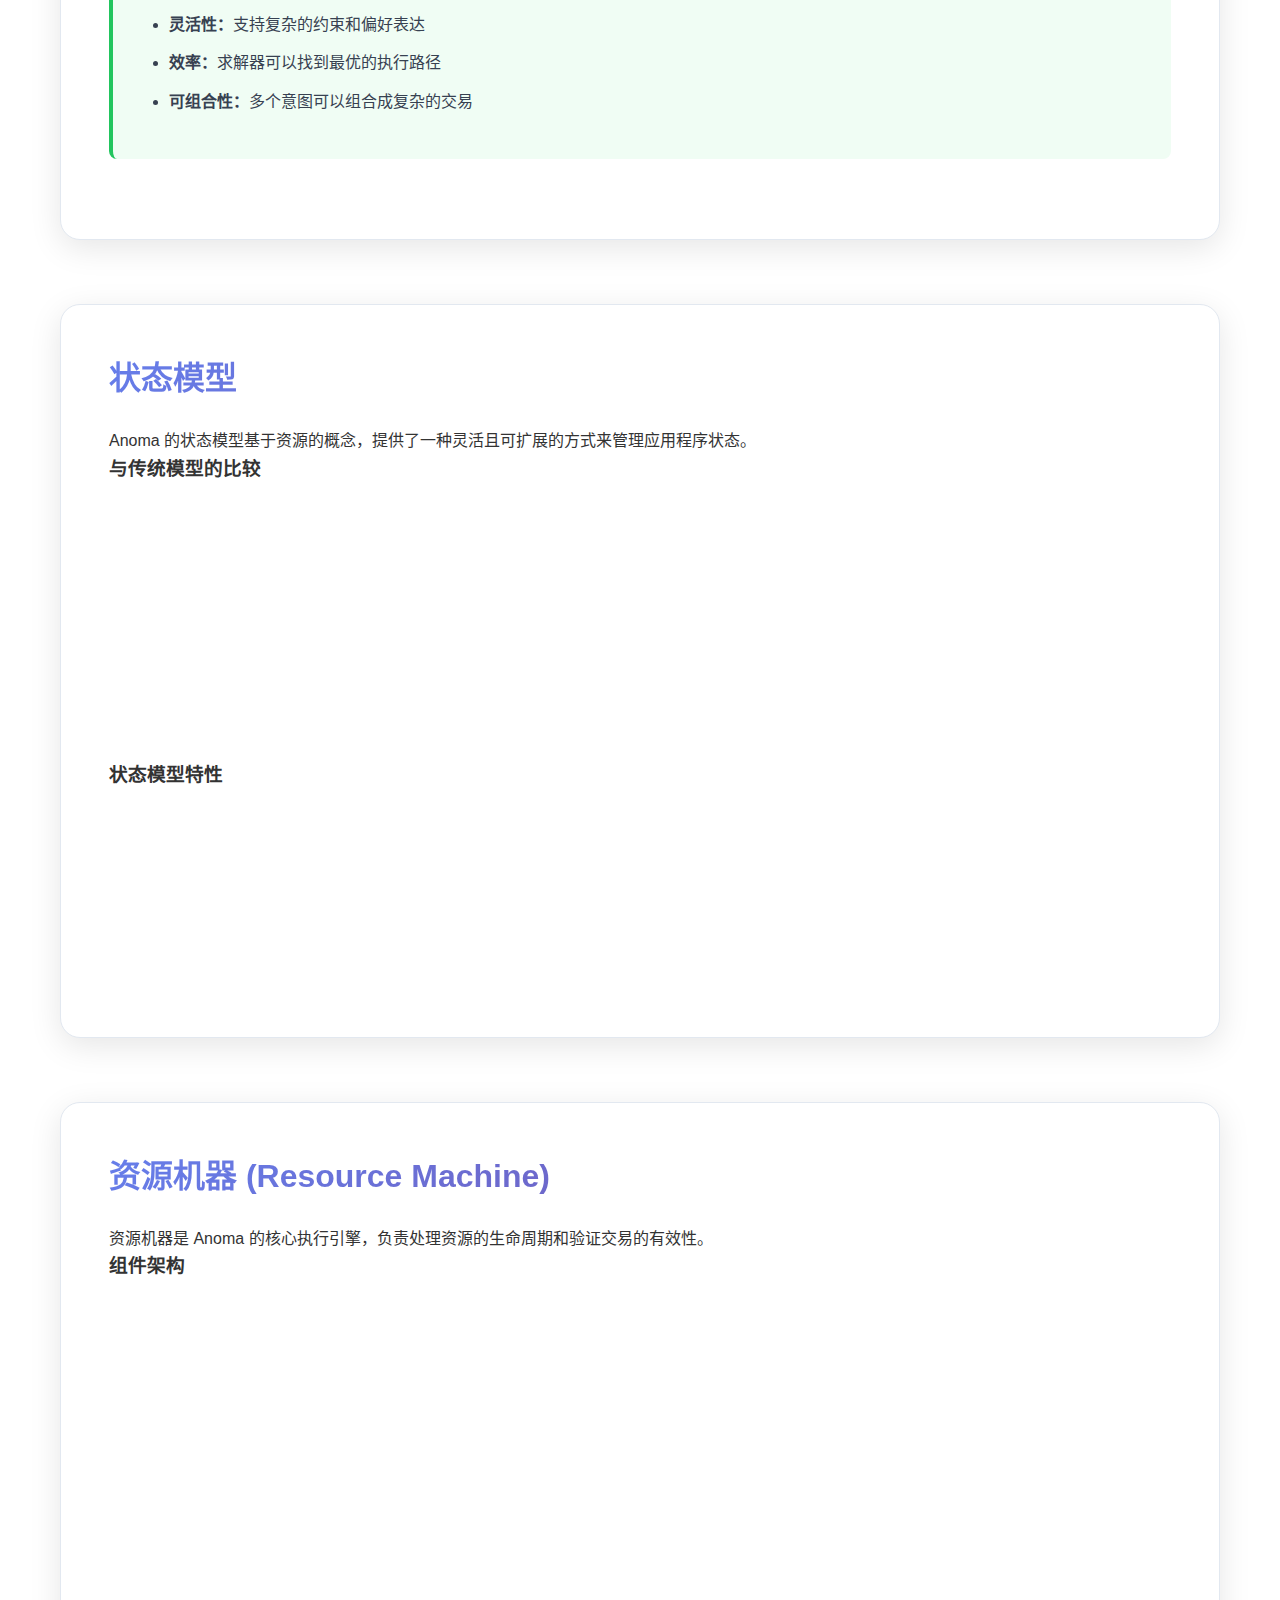
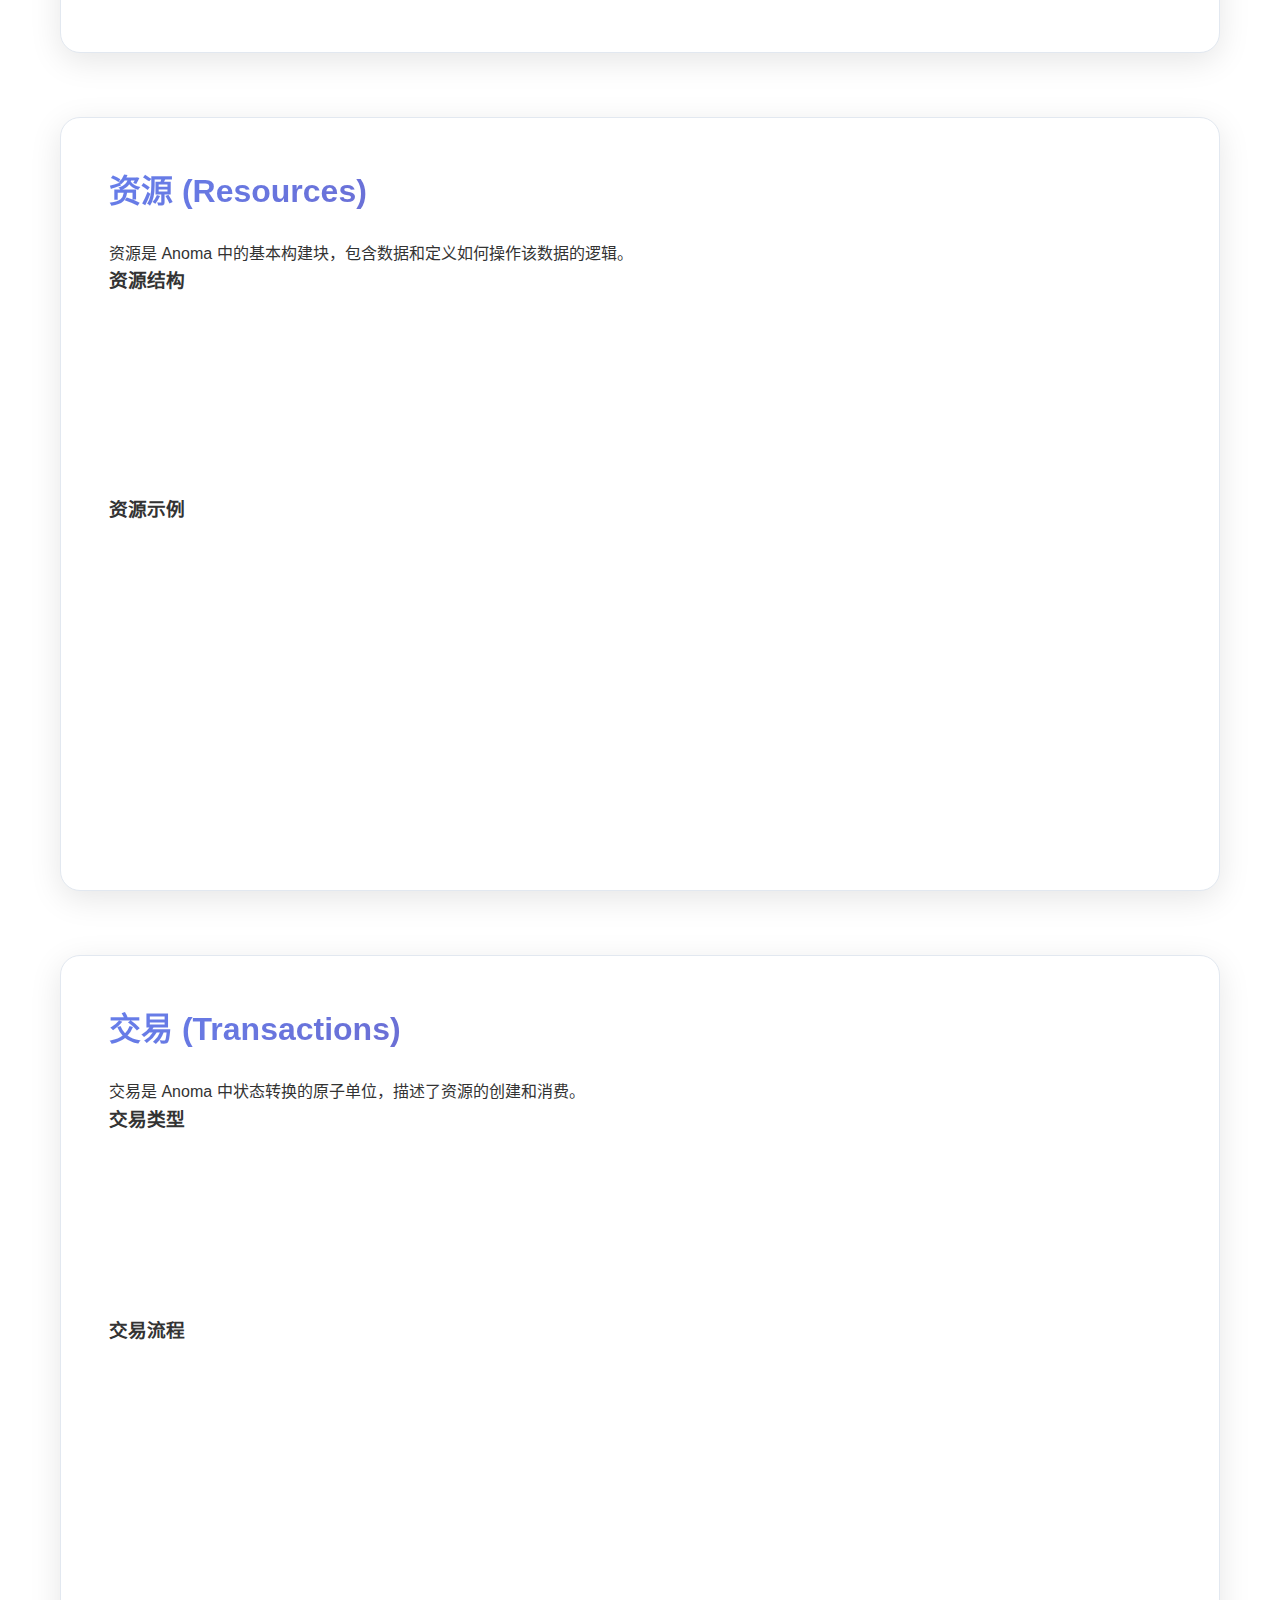
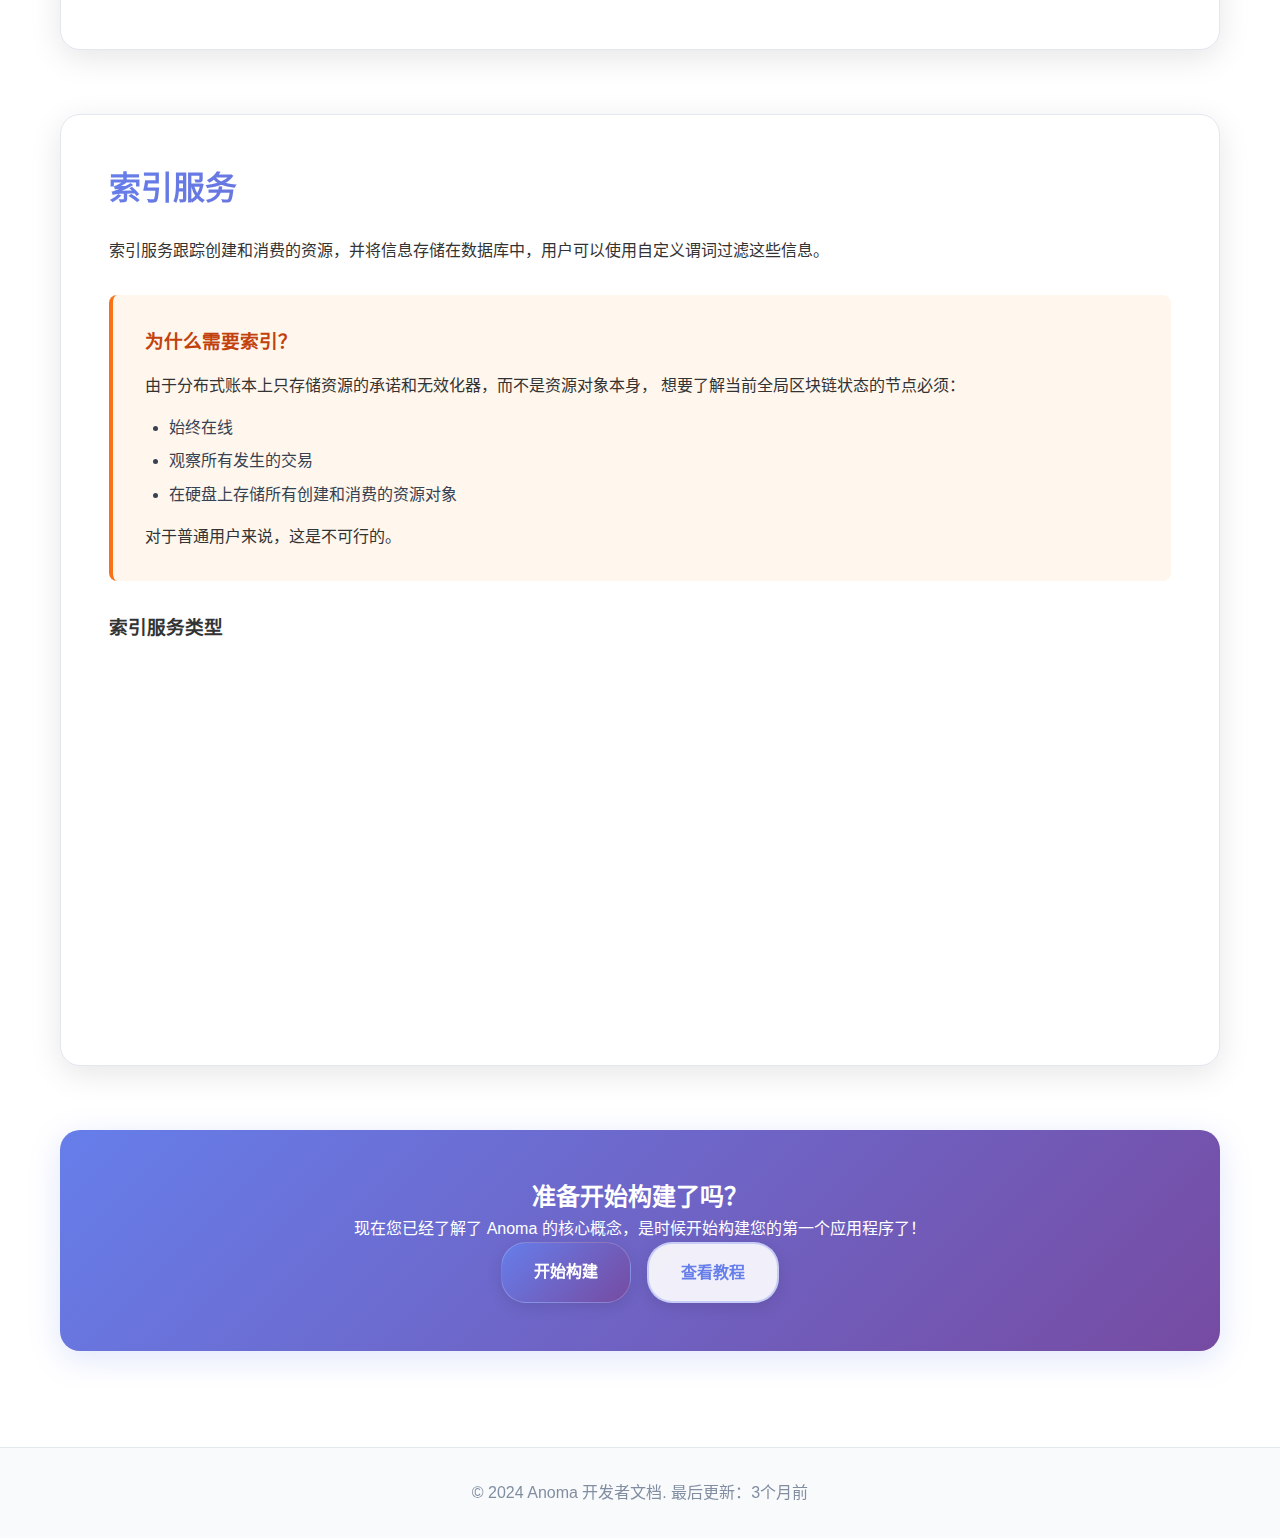
<file: docs/learn.html>
<!DOCTYPE html>
<html lang="zh-CN">
<head>
    <meta charset="UTF-8">
    <meta name="viewport" content="width=device-width, initial-scale=1.0">
    <title>学习 - Anoma 中文开发者文档</title>
    <link rel="icon" type="image/svg+xml" href="iso.svg">
    <link rel="stylesheet" href="styles.css">
</head>
<body>
    <header>
        <nav class="navbar">
            <div class="nav-container">
                <div class="nav-logo">
                    <img src="iso.svg" alt="Anoma" class="nav-icon">
                    <h1>Anoma 中文开发者门户</h1>
                </div>
                <ul class="nav-menu">
                    <li class="nav-item">
                        <a href="index.html" class="nav-link">概述</a>
                    </li>
                    <li class="nav-item">
                        <a href="build.html" class="nav-link">构建</a>
                    </li>
                    <li class="nav-item">
                        <a href="learn.html" class="nav-link active">学习</a>
                    </li>
                </ul>
            </div>
        </nav>
    </header>

    <main class="main-content">
        <div class="container">
            <section class="page-header">
                <h1>学习 Anoma</h1>
                <p class="page-description">深入了解 Anoma 的核心概念和架构</p>
            </section>

            <section class="content-section">
                <h2>核心概念概述</h2>
                <p class="intro-text">
                    Anoma 引入了一种全新的去中心化应用程序构建方式。本节将帮助您理解支撑 Anoma 生态系统的基本概念。
                </p>
                
                <div class="concept-grid">
                    <div class="concept-card">
                        <h3>🎯 意图 (Intents)</h3>
                        <p>用户想要实现的结果，而不是具体的执行步骤</p>
                        <a href="#intents" class="learn-link">了解更多 →</a>
                    </div>
                    
                    <div class="concept-card">
                        <h3>🏗️ 状态模型</h3>
                        <p>Anoma 如何管理和组织应用程序状态</p>
                        <a href="#state-model" class="learn-link">了解更多 →</a>
                    </div>
                    
                    <div class="concept-card">
                        <h3>🔧 资源机器</h3>
                        <p>处理资源创建、消费和验证的核心引擎</p>
                        <a href="#resource-machine" class="learn-link">了解更多 →</a>
                    </div>
                    
                    <div class="concept-card">
                        <h3>📦 资源</h3>
                        <p>Anoma 中的基本数据和逻辑单元</p>
                        <a href="#resources" class="learn-link">了解更多 →</a>
                    </div>
                    
                    <div class="concept-card">
                        <h3>🔄 交易</h3>
                        <p>状态转换的原子操作单位</p>
                        <a href="#transactions" class="learn-link">了解更多 →</a>
                    </div>
                    
                    <div class="concept-card">
                        <h3>🔍 索引服务</h3>
                        <p>跟踪和查询区块链状态的服务</p>
                        <a href="#indexing" class="learn-link">了解更多 →</a>
                    </div>
                </div>
            </section>

            <section id="intents" class="content-section">
                <h2>意图 (Intents)</h2>
                <p>意图是 Anoma 协议的核心创新之一。它们代表用户想要实现的结果，而不是达到该结果的具体步骤。</p>
                
                <div class="concept-explanation">
                    <h3>什么是意图？</h3>
                    <p>
                        意图是不平衡的交易，可以通过与其他对手方的匹配意图组合来成为平衡的交易。
                        Anoma 用户将他们的意图以不平衡交易的形式提交到意图池中，这些交易被求解器接收和处理，
                        求解器输出平衡的交易。
                    </p>
                </div>
                
                <div class="example-section">
                    <h3>意图示例</h3>
                    <div class="example-grid">
                        <div class="example-card">
                            <h4>🍎 简单交换</h4>
                            <p><strong>Alice 的意图：</strong>"我想用 3🍏 换取 2🍌"</p>
                            <p><strong>Bob 的意图：</strong>"我想用 2🍌 换取 3🍏"</p>
                            <p><strong>结果：</strong>两个意图可以直接匹配，形成平衡交易</p>
                        </div>
                        
                        <div class="example-card">
                            <h4>🔄 复杂求解</h4>
                            <p><strong>Alice：</strong>"我想用恰好 4🍏 换取至少 4🍌"</p>
                            <p><strong>Bob：</strong>"我想用最多 7🍌 换取恰好 3🍏"</p>
                            <p><strong>求解器 Sally：</strong>找到满足双方约束的解决方案并收取费用</p>
                        </div>
                    </div>
                </div>
                
                <div class="benefits-box">
                    <h3>意图的优势</h3>
                    <ul>
                        <li><strong>用户友好：</strong>用户只需表达想要的结果，不需要了解执行细节</li>
                        <li><strong>灵活性：</strong>支持复杂的约束和偏好表达</li>
                        <li><strong>效率：</strong>求解器可以找到最优的执行路径</li>
                        <li><strong>可组合性：</strong>多个意图可以组合成复杂的交易</li>
                    </ul>
                </div>
            </section>

            <section id="state-model" class="content-section">
                <h2>状态模型</h2>
                <p>Anoma 的状态模型基于资源的概念，提供了一种灵活且可扩展的方式来管理应用程序状态。</p>
                
                <div class="model-comparison">
                    <h3>与传统模型的比较</h3>
                    <div class="comparison-grid">
                        <div class="comparison-card traditional">
                            <h4>传统区块链</h4>
                            <ul>
                                <li>账户/余额模型</li>
                                <li>全局状态树</li>
                                <li>顺序执行</li>
                                <li>状态碎片化</li>
                            </ul>
                        </div>
                        
                        <div class="comparison-card anoma">
                            <h4>Anoma 模型</h4>
                            <ul>
                                <li>资源导向模型</li>
                                <li>分布式状态</li>
                                <li>并行执行</li>
                                <li>统一状态视图</li>
                            </ul>
                        </div>
                    </div>
                </div>
                
                <div class="state-features">
                    <h3>状态模型特性</h3>
                    <div class="feature-list">
                        <div class="feature-item">
                            <h4>🔒 信息流控制</h4>
                            <p>精确控制数据的可见性和访问权限</p>
                        </div>
                        
                        <div class="feature-item">
                            <h4>📊 可编程数据主权</h4>
                            <p>用户完全控制自己的数据如何被使用和共享</p>
                        </div>
                        
                        <div class="feature-item">
                            <h4>🔄 状态转换</h4>
                            <p>通过资源的创建和消费实现状态变化</p>
                        </div>
                    </div>
                </div>
            </section>

            <section id="resource-machine" class="content-section">
                <h2>资源机器 (Resource Machine)</h2>
                <p>资源机器是 Anoma 的核心执行引擎，负责处理资源的生命周期和验证交易的有效性。</p>
                
                <div class="machine-components">
                    <h3>组件架构</h3>
                    <div class="component-grid">
                        <div class="component-card">
                            <h4>🔍 验证器</h4>
                            <p>验证交易是否符合资源逻辑和协议规则</p>
                        </div>
                        
                        <div class="component-card">
                            <h4>⚡ 执行器</h4>
                            <p>执行已验证的交易并更新状态</p>
                        </div>
                        
                        <div class="component-card">
                            <h4>📝 状态管理器</h4>
                            <p>管理资源的创建、消费和状态转换</p>
                        </div>
                        
                        <div class="component-card">
                            <h4>🔐 隐私引擎</h4>
                            <p>处理私有交易和零知识证明</p>
                        </div>
                    </div>
                </div>
            </section>

            <section id="resources" class="content-section">
                <h2>资源 (Resources)</h2>
                <p>资源是 Anoma 中的基本构建块，包含数据和定义如何操作该数据的逻辑。</p>
                
                <div class="resource-structure">
                    <h3>资源结构</h3>
                    <div class="structure-diagram">
                        <div class="structure-item">
                            <h4>📊 数据 (Data)</h4>
                            <p>资源包含的实际信息和状态</p>
                        </div>
                        
                        <div class="structure-item">
                            <h4>🧠 逻辑 (Logic)</h4>
                            <p>定义如何验证和操作资源的规则</p>
                        </div>
                        
                        <div class="structure-item">
                            <h4>🏷️ 类型 (Kind)</h4>
                            <p>资源的分类和标识符</p>
                        </div>
                        
                        <div class="structure-item">
                            <h4>🔄 生命周期</h4>
                            <p>资源从创建到消费的完整过程</p>
                        </div>
                    </div>
                </div>
                
                <div class="resource-examples">
                    <h3>资源示例</h3>
                    <div class="example-resources">
                        <div class="resource-example">
                            <h4>💰 代币资源</h4>
                            <pre><code>TokenResource {
  amount: 100,
  owner: PublicKey,
  token_type: "ANOMA"
}</code></pre>
                        </div>
                        
                        <div class="resource-example">
                            <h4>📝 消息资源</h4>
                            <pre><code>MessageResource {
  content: "Hello World",
  sender: PublicKey,
  timestamp: 1234567890
}</code></pre>
                        </div>
                    </div>
                </div>
            </section>

            <section id="transactions" class="content-section">
                <h2>交易 (Transactions)</h2>
                <p>交易是 Anoma 中状态转换的原子单位，描述了资源的创建和消费。</p>
                
                <div class="transaction-types">
                    <h3>交易类型</h3>
                    <div class="type-grid">
                        <div class="type-card">
                            <h4>⚖️ 平衡交易</h4>
                            <p>输入和输出资源完全匹配的交易，可以直接执行</p>
                        </div>
                        
                        <div class="type-card">
                            <h4>🎯 意图交易</h4>
                            <p>不平衡的交易，需要通过求解器找到匹配的对手方</p>
                        </div>
                    </div>
                </div>
                
                <div class="transaction-flow">
                    <h3>交易流程</h3>
                    <div class="flow-steps">
                        <div class="flow-step">
                            <div class="step-number">1</div>
                            <h4>意图提交</h4>
                            <p>用户将意图提交到意图池</p>
                        </div>
                        
                        <div class="flow-step">
                            <div class="step-number">2</div>
                            <h4>求解匹配</h4>
                            <p>求解器找到匹配的意图并组合</p>
                        </div>
                        
                        <div class="flow-step">
                            <div class="step-number">3</div>
                            <h4>交易验证</h4>
                            <p>验证组合后的交易是否有效</p>
                        </div>
                        
                        <div class="flow-step">
                            <div class="step-number">4</div>
                            <h4>状态更新</h4>
                            <p>执行交易并更新全局状态</p>
                        </div>
                    </div>
                </div>
            </section>

            <section id="indexing" class="content-section">
                <h2>索引服务</h2>
                <p>索引服务跟踪创建和消费的资源，并将信息存储在数据库中，用户可以使用自定义谓词过滤这些信息。</p>
                
                <div class="indexing-need">
                    <h3>为什么需要索引？</h3>
                    <p>
                        由于分布式账本上只存储资源的承诺和无效化器，而不是资源对象本身，
                        想要了解当前全局区块链状态的节点必须：
                    </p>
                    <ul>
                        <li>始终在线</li>
                        <li>观察所有发生的交易</li>
                        <li>在硬盘上存储所有创建和消费的资源对象</li>
                    </ul>
                    <p>对于普通用户来说，这是不可行的。</p>
                </div>
                
                <div class="indexing-services">
                    <h3>索引服务类型</h3>
                    <div class="service-grid">
                        <div class="service-card">
                            <h4>🌐 全局索引</h4>
                            <p>存档所有可见状态的完整索引服务</p>
                        </div>
                        
                        <div class="service-card">
                            <h4>👤 用户特定索引</h4>
                            <p>基于所有权或其他资源属性的特定用户状态索引</p>
                        </div>
                        
                        <div class="service-card">
                            <h4>💼 商业索引</h4>
                            <p>收费的专业索引服务，提供高质量的数据访问</p>
                        </div>
                        
                        <div class="service-card">
                            <h4>🤝 P2P 索引</h4>
                            <p>节点间的免费缓存服务，贡献去中心化服务经济</p>
                        </div>
                    </div>
                </div>
            </section>

            <section class="next-steps">
                <h2>准备开始构建了吗？</h2>
                <p>现在您已经了解了 Anoma 的核心概念，是时候开始构建您的第一个应用程序了！</p>
                <div class="cta-buttons">
                    <a href="build.html" class="btn btn-primary">开始构建</a>
                    <a href="tutorial.html" class="btn btn-secondary">查看教程</a>
                </div>
            </section>
        </div>
    </main>

    <footer>
        <div class="container">
            <p>&copy; 2024 Anoma 开发者文档. 最后更新：3个月前</p>
        </div>
    </footer>

    <style>
        .concept-grid {
            display: grid;
            grid-template-columns: repeat(auto-fit, minmax(300px, 1fr));
            gap: 1.5rem;
            margin: 2rem 0;
        }
        
        .concept-card {
            background: white;
            padding: 2rem;
            border-radius: 12px;
            box-shadow: 0 4px 20px rgba(0,0,0,0.05);
            border: 1px solid #e2e8f0;
            transition: all 0.3s ease;
        }
        
        .concept-card:hover {
            transform: translateY(-5px);
            box-shadow: 0 8px 30px rgba(0,0,0,0.1);
        }
        
        .concept-card h3 {
            color: #2d3748;
            margin-bottom: 1rem;
        }
        
        .learn-link {
            color: #667eea;
            text-decoration: none;
            font-weight: 500;
        }
        
        .learn-link:hover {
            text-decoration: underline;
        }
        
        .concept-explanation {
            background: #f0f9ff;
            padding: 2rem;
            border-radius: 8px;
            margin: 2rem 0;
            border-left: 4px solid #0ea5e9;
        }
        
        .example-section {
            margin: 2rem 0;
        }
        
        .example-grid {
            display: grid;
            grid-template-columns: repeat(auto-fit, minmax(300px, 1fr));
            gap: 1.5rem;
            margin: 1.5rem 0;
        }
        
        .example-card {
            background: #fefce8;
            padding: 1.5rem;
            border-radius: 8px;
            border: 1px solid #fde047;
        }
        
        .example-card h4 {
            color: #a16207;
            margin-bottom: 1rem;
        }
        
        .benefits-box {
            background: #f0fdf4;
            padding: 2rem;
            border-radius: 8px;
            margin: 2rem 0;
            border-left: 4px solid #22c55e;
        }
        
        .benefits-box h3 {
            color: #166534;
            margin-bottom: 1rem;
        }
        
        .benefits-box ul {
            margin-left: 1.5rem;
        }
        
        .benefits-box li {
            margin-bottom: 0.8rem;
            color: #374151;
        }
        
        .comparison-grid {
            display: grid;
            grid-template-columns: repeat(auto-fit, minmax(250px, 1fr));
            gap: 2rem;
            margin: 2rem 0;
        }
        
        .comparison-card {
            padding: 2rem;
            border-radius: 8px;
            border: 2px solid;
        }
        
        .comparison-card.traditional {
            background: #fef2f2;
            border-color: #fca5a5;
        }
        
        .comparison-card.anoma {
            background: #f0fdf4;
            border-color: #86efac;
        }
        
        .comparison-card h4 {
            margin-bottom: 1rem;
        }
        
        .traditional h4 {
            color: #dc2626;
        }
        
        .anoma h4 {
            color: #16a34a;
        }
        
        .feature-list {
            display: grid;
            grid-template-columns: repeat(auto-fit, minmax(250px, 1fr));
            gap: 1.5rem;
            margin: 2rem 0;
        }
        
        .feature-item {
            background: #f8fafc;
            padding: 1.5rem;
            border-radius: 8px;
            border: 1px solid #e2e8f0;
        }
        
        .feature-item h4 {
            color: #2d3748;
            margin-bottom: 0.5rem;
        }
        
        .component-grid, .type-grid, .service-grid {
            display: grid;
            grid-template-columns: repeat(auto-fit, minmax(250px, 1fr));
            gap: 1.5rem;
            margin: 2rem 0;
        }
        
        .component-card, .type-card, .service-card {
            background: #f8fafc;
            padding: 1.5rem;
            border-radius: 8px;
            border: 1px solid #e2e8f0;
            text-align: center;
        }
        
        .component-card h4, .type-card h4, .service-card h4 {
            color: #2d3748;
            margin-bottom: 1rem;
        }
        
        .structure-diagram {
            display: grid;
            grid-template-columns: repeat(auto-fit, minmax(200px, 1fr));
            gap: 1rem;
            margin: 2rem 0;
        }
        
        .structure-item {
            background: #e0f2fe;
            padding: 1.5rem;
            border-radius: 8px;
            text-align: center;
            border: 1px solid #81d4fa;
        }
        
        .structure-item h4 {
            color: #0277bd;
            margin-bottom: 0.5rem;
        }
        
        .example-resources {
            display: grid;
            grid-template-columns: repeat(auto-fit, minmax(300px, 1fr));
            gap: 1.5rem;
            margin: 2rem 0;
        }
        
        .resource-example {
            background: #1a202c;
            padding: 1.5rem;
            border-radius: 8px;
        }
        
        .resource-example h4 {
            color: #e2e8f0;
            margin-bottom: 1rem;
        }
        
        .flow-steps {
            display: grid;
            grid-template-columns: repeat(auto-fit, minmax(200px, 1fr));
            gap: 1.5rem;
            margin: 2rem 0;
        }
        
        .flow-step {
            background: white;
            padding: 1.5rem;
            border-radius: 8px;
            text-align: center;
            box-shadow: 0 4px 20px rgba(0,0,0,0.05);
            border: 1px solid #e2e8f0;
        }
        
        .step-number {
            background: #667eea;
            color: white;
            width: 40px;
            height: 40px;
            border-radius: 50%;
            display: flex;
            align-items: center;
            justify-content: center;
            margin: 0 auto 1rem;
            font-weight: bold;
        }
        
        .flow-step h4 {
            color: #2d3748;
            margin-bottom: 0.5rem;
        }
        
        .indexing-need {
            background: #fff7ed;
            padding: 2rem;
            border-radius: 8px;
            margin: 2rem 0;
            border-left: 4px solid #f97316;
        }
        
        .indexing-need h3 {
            color: #c2410c;
            margin-bottom: 1rem;
        }
        
        .indexing-need ul {
            margin: 1rem 0 1rem 1.5rem;
        }
        
        .indexing-need li {
            margin-bottom: 0.5rem;
            color: #374151;
        }
    </style>
</body>
</html>
</file>
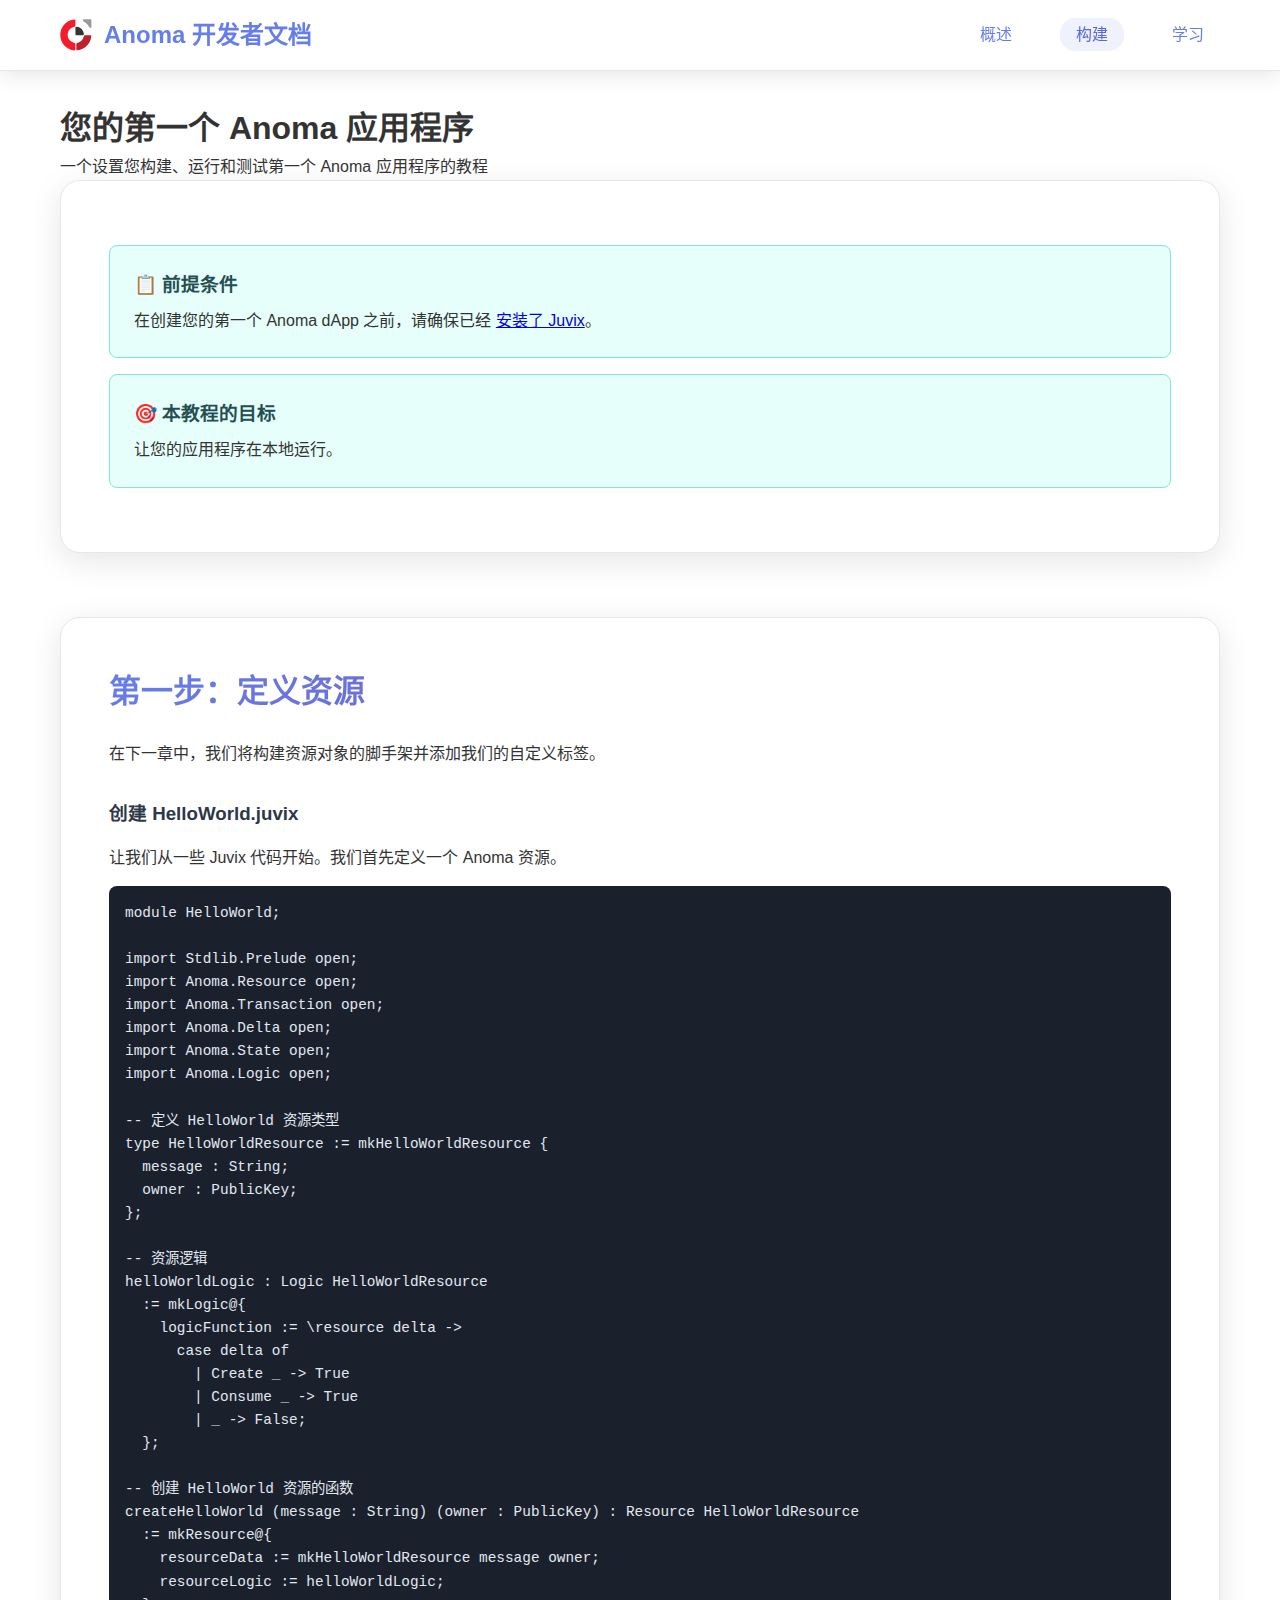
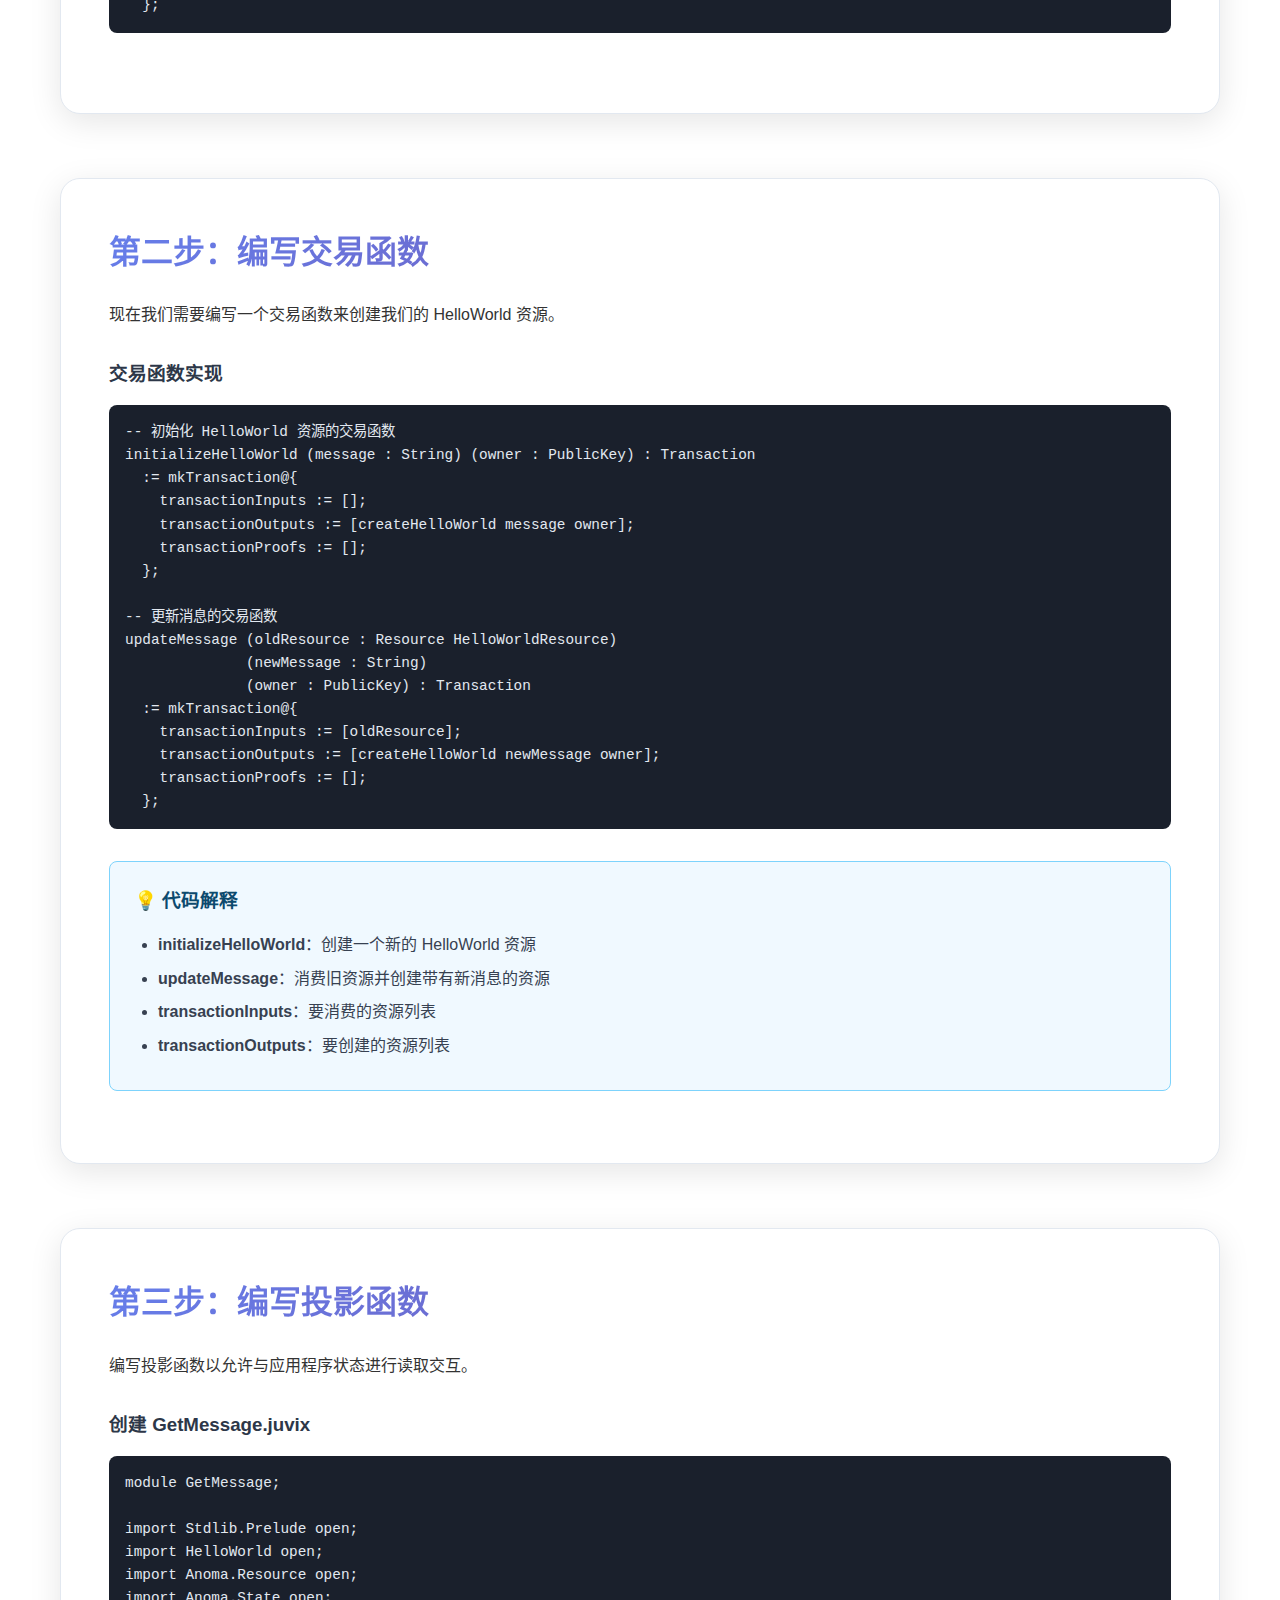
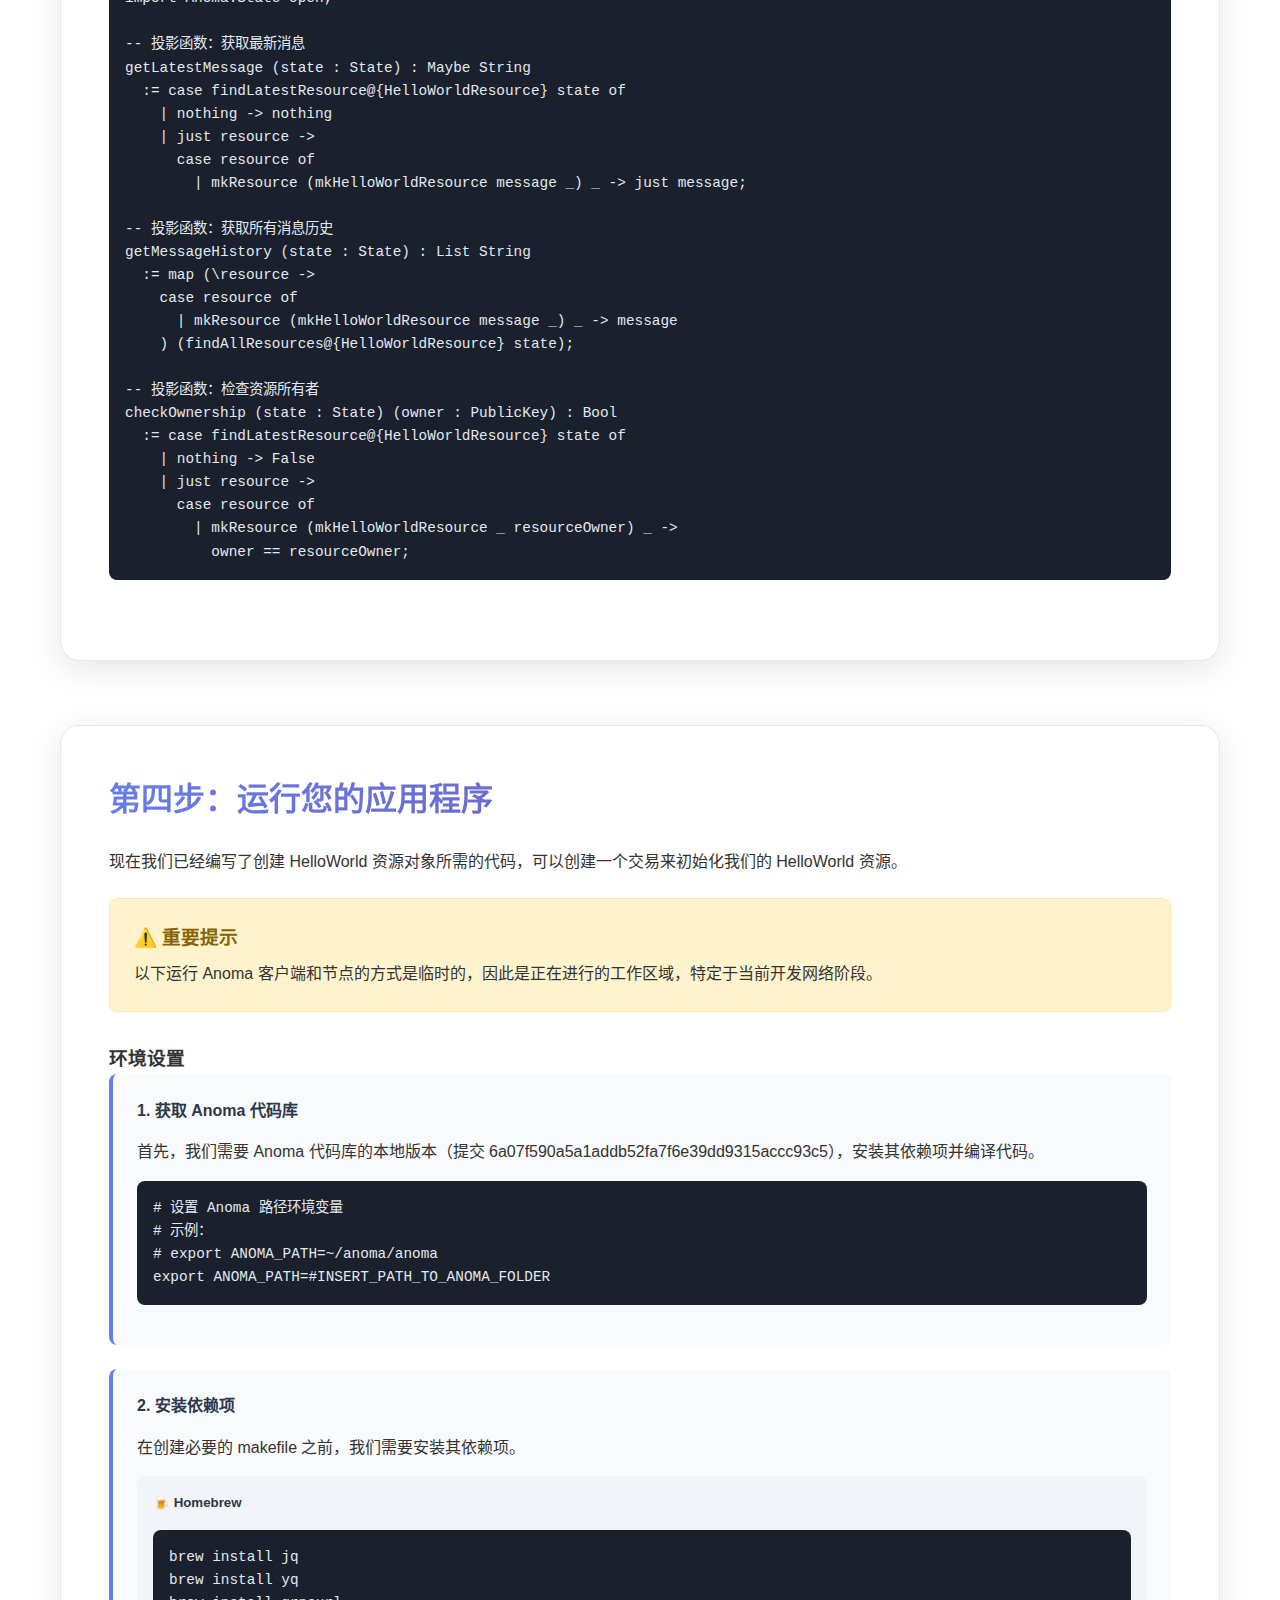
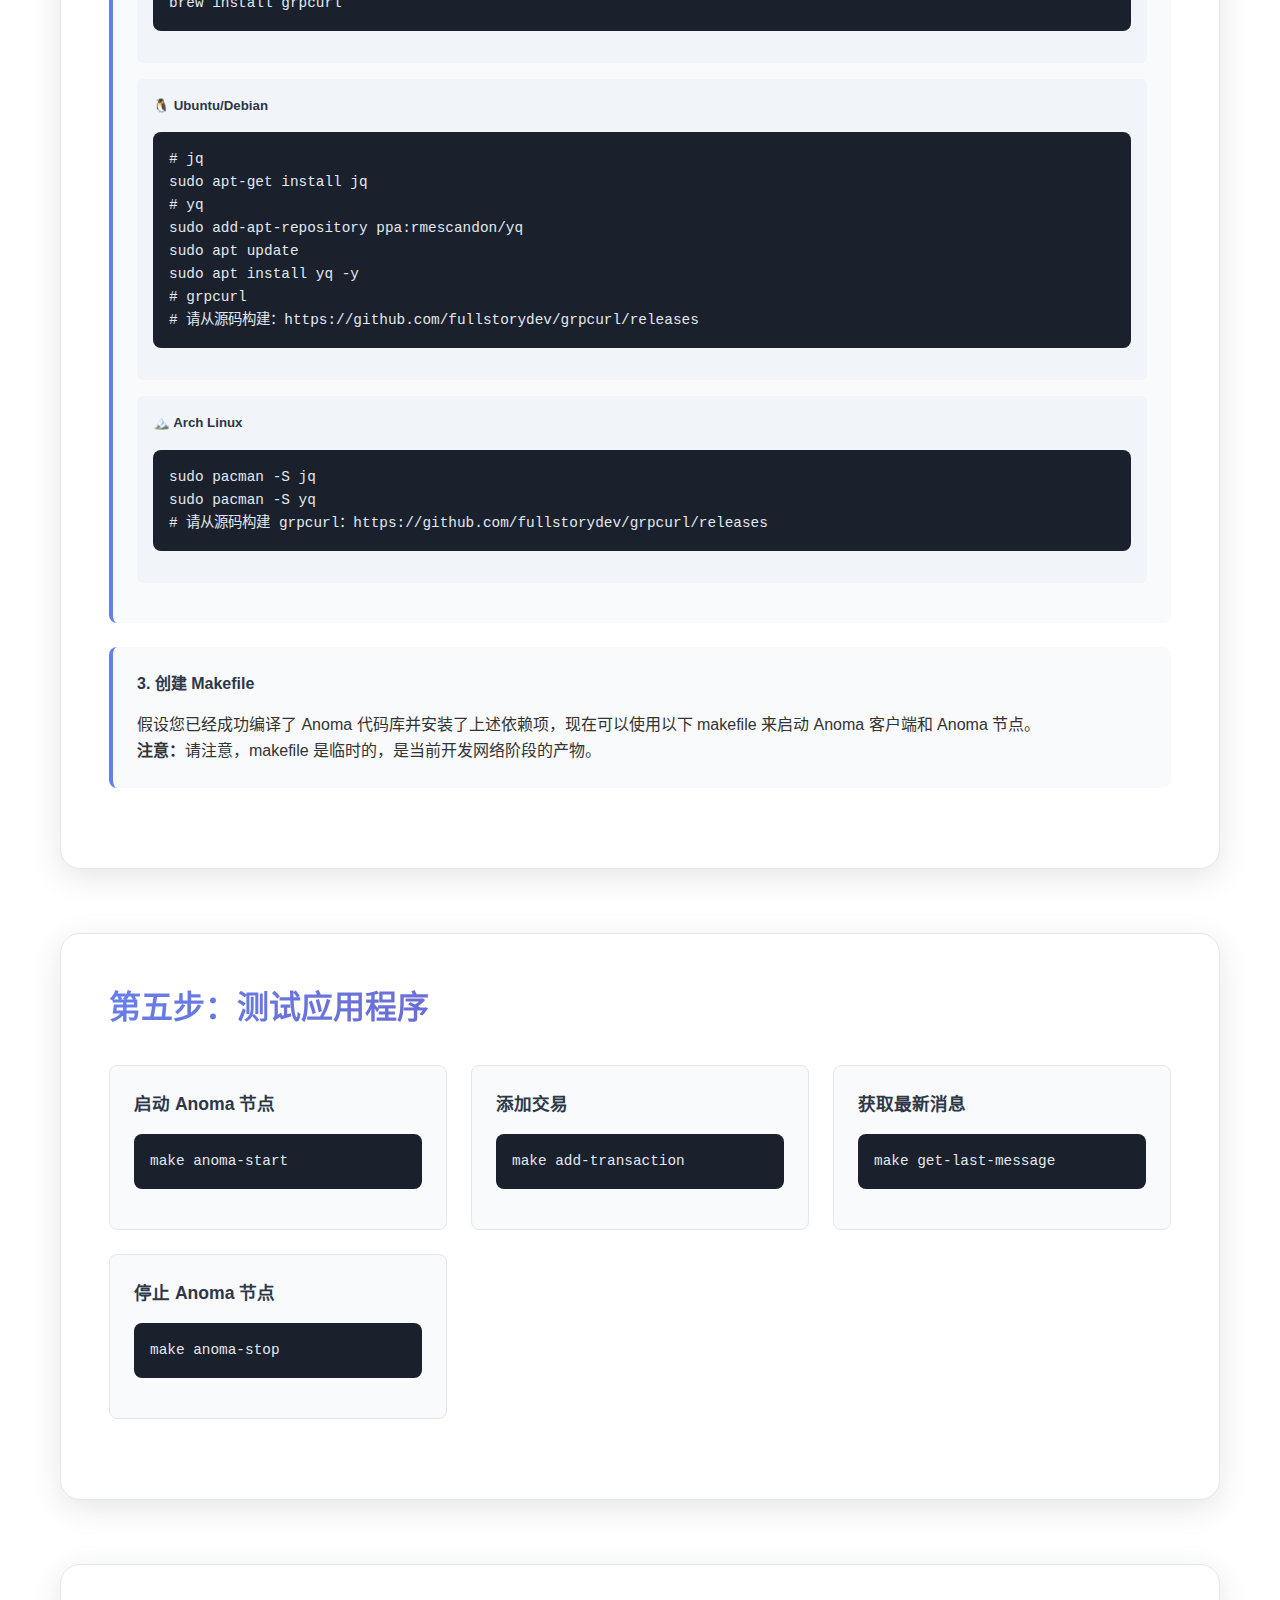
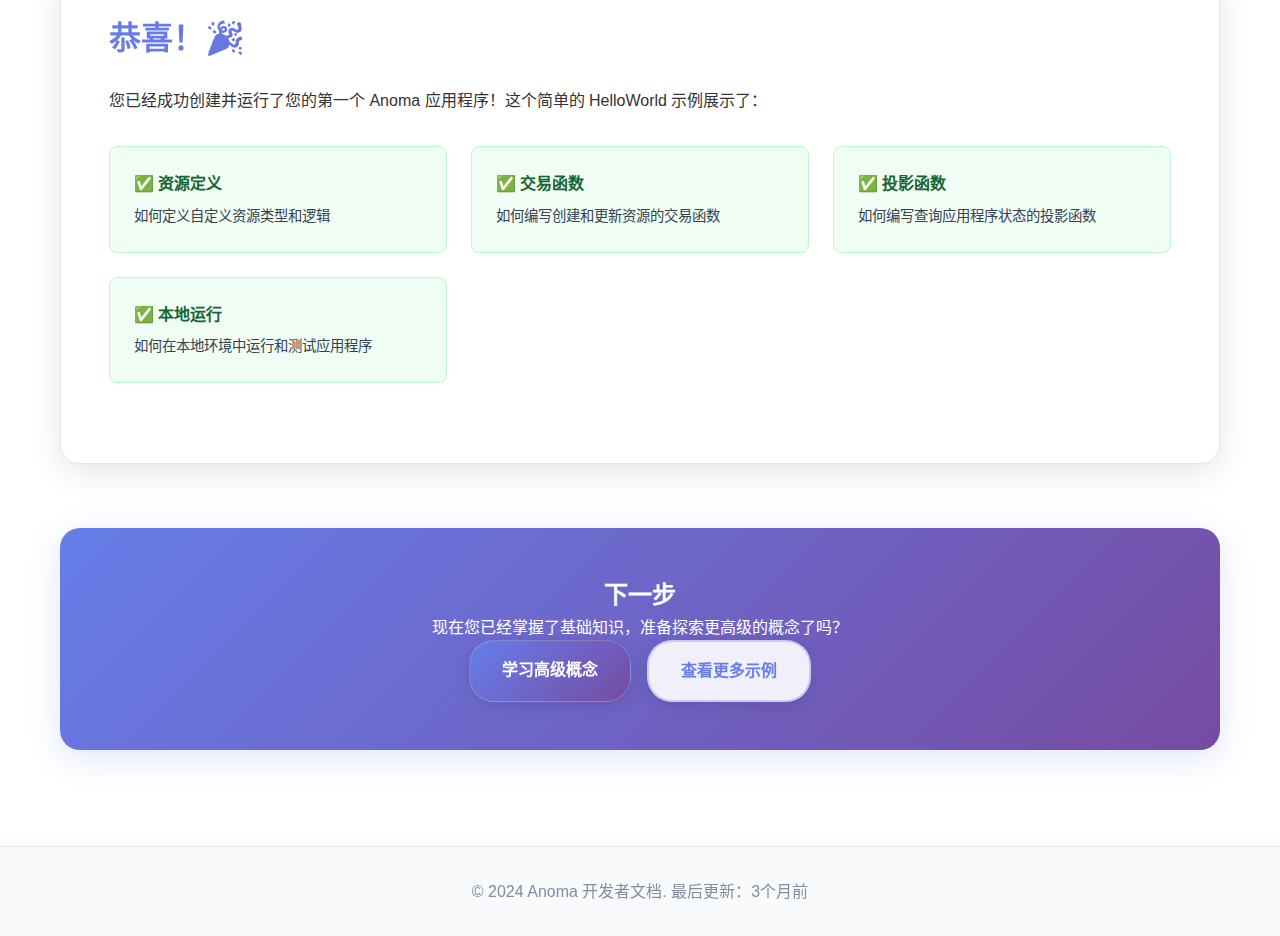
<file: docs/tutorial.html>
<!DOCTYPE html>
<html lang="zh-CN">
<head>
    <meta charset="UTF-8">
    <meta name="viewport" content="width=device-width, initial-scale=1.0">
    <title>您的第一个 Anoma 应用程序 - Anoma 开发者文档</title>
    <link rel="icon" type="image/svg+xml" href="iso.svg">
    <link rel="stylesheet" href="styles.css">
</head>
<body>
    <header>
        <nav class="navbar">
            <div class="nav-container">
                <div class="nav-logo">
                    <img src="iso.svg" alt="Anoma" class="nav-icon">
                    <h1>Anoma 开发者文档</h1>
                </div>
                <ul class="nav-menu">
                    <li class="nav-item">
                        <a href="index.html" class="nav-link">概述</a>
                    </li>
                    <li class="nav-item">
                        <a href="build.html" class="nav-link active">构建</a>
                    </li>
                    <li class="nav-item">
                        <a href="learn.html" class="nav-link">学习</a>
                    </li>
                </ul>
            </div>
        </nav>
    </header>

    <main class="main-content">
        <div class="container">
            <section class="page-header">
                <h1>您的第一个 Anoma 应用程序</h1>
                <p class="page-description">一个设置您构建、运行和测试第一个 Anoma 应用程序的教程</p>
            </section>

            <section class="content-section">
                <div class="prerequisite-box">
                    <h3>📋 前提条件</h3>
                    <p>在创建您的第一个 Anoma dApp 之前，请确保已经 <a href="build.html">安装了 Juvix</a>。</p>
                </div>
                
                <div class="goal-box">
                    <h3>🎯 本教程的目标</h3>
                    <p>让您的应用程序在本地运行。</p>
                </div>
            </section>

            <section class="content-section">
                <h2>第一步：定义资源</h2>
                <p>在下一章中，我们将构建资源对象的脚手架并添加我们的自定义标签。</p>
                
                <div class="code-section">
                    <h3>创建 HelloWorld.juvix</h3>
                    <p>让我们从一些 Juvix 代码开始。我们首先定义一个 Anoma 资源。</p>
                    <pre><code>module HelloWorld;

import Stdlib.Prelude open;
import Anoma.Resource open;
import Anoma.Transaction open;
import Anoma.Delta open;
import Anoma.State open;
import Anoma.Logic open;

-- 定义 HelloWorld 资源类型
type HelloWorldResource := mkHelloWorldResource {
  message : String;
  owner : PublicKey;
};

-- 资源逻辑
helloWorldLogic : Logic HelloWorldResource
  := mkLogic@{
    logicFunction := \resource delta -> 
      case delta of
        | Create _ -> True
        | Consume _ -> True
        | _ -> False;
  };

-- 创建 HelloWorld 资源的函数
createHelloWorld (message : String) (owner : PublicKey) : Resource HelloWorldResource
  := mkResource@{
    resourceData := mkHelloWorldResource message owner;
    resourceLogic := helloWorldLogic;
  };</code></pre>
                </div>
            </section>

            <section class="content-section">
                <h2>第二步：编写交易函数</h2>
                <p>现在我们需要编写一个交易函数来创建我们的 HelloWorld 资源。</p>
                
                <div class="code-section">
                    <h3>交易函数实现</h3>
                    <pre><code>-- 初始化 HelloWorld 资源的交易函数
initializeHelloWorld (message : String) (owner : PublicKey) : Transaction
  := mkTransaction@{
    transactionInputs := [];
    transactionOutputs := [createHelloWorld message owner];
    transactionProofs := [];
  };

-- 更新消息的交易函数
updateMessage (oldResource : Resource HelloWorldResource) 
              (newMessage : String) 
              (owner : PublicKey) : Transaction
  := mkTransaction@{
    transactionInputs := [oldResource];
    transactionOutputs := [createHelloWorld newMessage owner];
    transactionProofs := [];
  };</code></pre>
                </div>
                
                <div class="explanation-box">
                    <h3>💡 代码解释</h3>
                    <ul>
                        <li><strong>initializeHelloWorld</strong>：创建一个新的 HelloWorld 资源</li>
                        <li><strong>updateMessage</strong>：消费旧资源并创建带有新消息的资源</li>
                        <li><strong>transactionInputs</strong>：要消费的资源列表</li>
                        <li><strong>transactionOutputs</strong>：要创建的资源列表</li>
                    </ul>
                </div>
            </section>

            <section class="content-section">
                <h2>第三步：编写投影函数</h2>
                <p>编写投影函数以允许与应用程序状态进行读取交互。</p>
                
                <div class="code-section">
                    <h3>创建 GetMessage.juvix</h3>
                    <pre><code>module GetMessage;

import Stdlib.Prelude open;
import HelloWorld open;
import Anoma.Resource open;
import Anoma.State open;

-- 投影函数：获取最新消息
getLatestMessage (state : State) : Maybe String
  := case findLatestResource@{HelloWorldResource} state of
    | nothing -> nothing
    | just resource -> 
      case resource of
        | mkResource (mkHelloWorldResource message _) _ -> just message;

-- 投影函数：获取所有消息历史
getMessageHistory (state : State) : List String
  := map (\resource -> 
    case resource of
      | mkResource (mkHelloWorldResource message _) _ -> message
    ) (findAllResources@{HelloWorldResource} state);

-- 投影函数：检查资源所有者
checkOwnership (state : State) (owner : PublicKey) : Bool
  := case findLatestResource@{HelloWorldResource} state of
    | nothing -> False
    | just resource -> 
      case resource of
        | mkResource (mkHelloWorldResource _ resourceOwner) _ -> 
          owner == resourceOwner;</code></pre>
                </div>
            </section>

            <section class="content-section">
                <h2>第四步：运行您的应用程序</h2>
                <p>现在我们已经编写了创建 HelloWorld 资源对象所需的代码，可以创建一个交易来初始化我们的 HelloWorld 资源。</p>
                
                <div class="warning-box">
                    <h3>⚠️ 重要提示</h3>
                    <p>以下运行 Anoma 客户端和节点的方式是临时的，因此是正在进行的工作区域，特定于当前开发网络阶段。</p>
                </div>
                
                <div class="setup-steps">
                    <h3>环境设置</h3>
                    <div class="step">
                        <h4>1. 获取 Anoma 代码库</h4>
                        <p>首先，我们需要 Anoma 代码库的本地版本（提交 6a07f590a5a1addb52fa7f6e39dd9315accc93c5），安装其依赖项并编译代码。</p>
                        <pre><code># 设置 Anoma 路径环境变量
# 示例：
# export ANOMA_PATH=~/anoma/anoma
export ANOMA_PATH=#INSERT_PATH_TO_ANOMA_FOLDER</code></pre>
                    </div>
                    
                    <div class="step">
                        <h4>2. 安装依赖项</h4>
                        <p>在创建必要的 makefile 之前，我们需要安装其依赖项。</p>
                        
                        <div class="install-tabs">
                            <div class="tab-content">
                                <h5>🍺 Homebrew</h5>
                                <pre><code>brew install jq
brew install yq
brew install grpcurl</code></pre>
                            </div>
                            
                            <div class="tab-content">
                                <h5>🐧 Ubuntu/Debian</h5>
                                <pre><code># jq
sudo apt-get install jq
# yq
sudo add-apt-repository ppa:rmescandon/yq
sudo apt update
sudo apt install yq -y
# grpcurl
# 请从源码构建：https://github.com/fullstorydev/grpcurl/releases</code></pre>
                            </div>
                            
                            <div class="tab-content">
                                <h5>🏔️ Arch Linux</h5>
                                <pre><code>sudo pacman -S jq
sudo pacman -S yq
# 请从源码构建 grpcurl：https://github.com/fullstorydev/grpcurl/releases</code></pre>
                            </div>
                        </div>
                    </div>
                    
                    <div class="step">
                        <h4>3. 创建 Makefile</h4>
                        <p>假设您已经成功编译了 Anoma 代码库并安装了上述依赖项，现在可以使用以下 makefile 来启动 Anoma 客户端和 Anoma 节点。</p>
                        <div class="note-box">
                            <p><strong>注意：</strong>请注意，makefile 是临时的，是当前开发网络阶段的产物。</p>
                        </div>
                    </div>
                </div>
            </section>

            <section class="content-section">
                <h2>第五步：测试应用程序</h2>
                <div class="test-steps">
                    <div class="test-step">
                        <h3>启动 Anoma 节点</h3>
                        <pre><code>make anoma-start</code></pre>
                    </div>
                    
                    <div class="test-step">
                        <h3>添加交易</h3>
                        <pre><code>make add-transaction</code></pre>
                    </div>
                    
                    <div class="test-step">
                        <h3>获取最新消息</h3>
                        <pre><code>make get-last-message</code></pre>
                    </div>
                    
                    <div class="test-step">
                        <h3>停止 Anoma 节点</h3>
                        <pre><code>make anoma-stop</code></pre>
                    </div>
                </div>
            </section>

            <section class="content-section">
                <h2>恭喜！🎉</h2>
                <p>您已经成功创建并运行了您的第一个 Anoma 应用程序！这个简单的 HelloWorld 示例展示了：</p>
                
                <div class="achievement-list">
                    <div class="achievement">
                        <h4>✅ 资源定义</h4>
                        <p>如何定义自定义资源类型和逻辑</p>
                    </div>
                    
                    <div class="achievement">
                        <h4>✅ 交易函数</h4>
                        <p>如何编写创建和更新资源的交易函数</p>
                    </div>
                    
                    <div class="achievement">
                        <h4>✅ 投影函数</h4>
                        <p>如何编写查询应用程序状态的投影函数</p>
                    </div>
                    
                    <div class="achievement">
                        <h4>✅ 本地运行</h4>
                        <p>如何在本地环境中运行和测试应用程序</p>
                    </div>
                </div>
            </section>

            <section class="next-steps">
                <h2>下一步</h2>
                <p>现在您已经掌握了基础知识，准备探索更高级的概念了吗？</p>
                <div class="cta-buttons">
                    <a href="learn.html" class="btn btn-primary">学习高级概念</a>
                    <a href="#" class="btn btn-secondary">查看更多示例</a>
                </div>
            </section>
        </div>
    </main>

    <footer>
        <div class="container">
            <p>&copy; 2024 Anoma 开发者文档. 最后更新：3个月前</p>
        </div>
    </footer>

    <style>
        .prerequisite-box, .goal-box {
            background: #e6fffa;
            border: 1px solid #81e6d9;
            padding: 1.5rem;
            border-radius: 8px;
            margin: 1rem 0;
        }
        
        .prerequisite-box h3, .goal-box h3 {
            color: #234e52;
            margin-bottom: 0.5rem;
        }
        
        .code-section {
            margin: 2rem 0;
        }
        
        .code-section h3 {
            color: #2d3748;
            margin-bottom: 1rem;
        }
        
        .explanation-box {
            background: #f0f9ff;
            border: 1px solid #7dd3fc;
            padding: 1.5rem;
            border-radius: 8px;
            margin: 1.5rem 0;
        }
        
        .explanation-box h3 {
            color: #0c4a6e;
            margin-bottom: 1rem;
        }
        
        .explanation-box ul {
            margin-left: 1.5rem;
        }
        
        .explanation-box li {
            margin-bottom: 0.5rem;
            color: #374151;
        }
        
        .warning-box {
            background: #fff3cd;
            border: 1px solid #ffeaa7;
            padding: 1.5rem;
            border-radius: 8px;
            margin: 1.5rem 0;
        }
        
        .warning-box h3 {
            color: #856404;
            margin-bottom: 0.5rem;
        }
        
        .setup-steps {
            margin: 2rem 0;
        }
        
        .step {
            background: #f8fafc;
            padding: 1.5rem;
            border-radius: 8px;
            margin-bottom: 1.5rem;
            border-left: 4px solid #667eea;
        }
        
        .step h4 {
            color: #2d3748;
            margin-bottom: 1rem;
        }
        
        .install-tabs {
            margin: 1rem 0;
        }
        
        .tab-content {
            background: #f1f5f9;
            padding: 1rem;
            border-radius: 6px;
            margin-bottom: 1rem;
        }
        
        .tab-content h5 {
            color: #2d3748;
            margin-bottom: 0.5rem;
        }
        
        .test-steps {
            display: grid;
            grid-template-columns: repeat(auto-fit, minmax(250px, 1fr));
            gap: 1.5rem;
            margin: 2rem 0;
        }
        
        .test-step {
            background: #f8fafc;
            padding: 1.5rem;
            border-radius: 8px;
            border: 1px solid #e2e8f0;
        }
        
        .test-step h3 {
            color: #2d3748;
            margin-bottom: 1rem;
            font-size: 1.1rem;
        }
        
        .achievement-list {
            display: grid;
            grid-template-columns: repeat(auto-fit, minmax(250px, 1fr));
            gap: 1.5rem;
            margin: 2rem 0;
        }
        
        .achievement {
            background: #f0fdf4;
            border: 1px solid #bbf7d0;
            padding: 1.5rem;
            border-radius: 8px;
        }
        
        .achievement h4 {
            color: #166534;
            margin-bottom: 0.5rem;
        }
        
        .achievement p {
            color: #374151;
            font-size: 0.9rem;
        }
    </style>
</body>
</html>
</file>
<file: styles.css>
/* 基础样式 */
* {
    margin: 0;
    padding: 0;
    box-sizing: border-box;
}

body {
    font-family: 'Inter', -apple-system, BlinkMacSystemFont, 'Segoe UI', Roboto, sans-serif;
    line-height: 1.6;
    color: #1f2937;
    overflow-x: hidden;
}

html {
    scroll-behavior: smooth;
}

.container {
    max-width: 1200px;
    margin: 0 auto;
    padding: 0 20px;
}

/* 导航栏 */
.navbar {
    position: fixed;
    top: 0;
    width: 100%;
    background: rgba(255, 255, 255, 0.95);
    backdrop-filter: blur(10px);
    border-bottom: 1px solid rgba(229, 231, 235, 0.5);
    z-index: 1000;
    transition: all 0.3s ease;
}

.nav-container {
    max-width: 1200px;
    margin: 0 auto;
    padding: 0 20px;
    display: flex;
    justify-content: space-between;
    align-items: center;
    height: 70px;
}

.nav-logo {
    display: flex;
    align-items: center;
    gap: 0.5rem;
}

.nav-logo .logo-icon {
    width: 32px;
    height: 32px;
}

.nav-logo h2 {
    background: linear-gradient(135deg, #6366f1, #8b5cf6);
    -webkit-background-clip: text;
    -webkit-text-fill-color: transparent;
    background-clip: text;
    font-weight: 700;
    font-size: 1.8rem;
}

.nav-menu {
    display: flex;
    list-style: none;
    gap: 2rem;
}

.nav-link {
    text-decoration: none;
    color: #4b5563;
    font-weight: 500;
    transition: all 0.3s ease;
    position: relative;
}

.nav-link-external {
    color: #6366f1;
    background: rgba(99, 102, 241, 0.1);
    padding: 8px 12px;
    border-radius: 6px;
    border: 1px solid rgba(99, 102, 241, 0.2);
    font-weight: 600;
}

.nav-link-external:hover {
    background: rgba(99, 102, 241, 0.15);
    border-color: rgba(99, 102, 241, 0.3);
    color: #4f46e5;
    transform: translateY(-1px);
}

.nav-link-external i {
    margin-left: 4px;
    font-size: 0.8em;
    opacity: 0.7;
}

.nav-link:hover {
    color: #6366f1;
}

.nav-link::after {
    content: '';
    position: absolute;
    bottom: -5px;
    left: 0;
    width: 0;
    height: 2px;
    background: linear-gradient(135deg, #6366f1, #8b5cf6);
    transition: width 0.3s ease;
}

.nav-link:hover::after {
    width: 100%;
}

.hamburger {
    display: none;
    flex-direction: column;
    cursor: pointer;
}

.bar {
    width: 25px;
    height: 3px;
    background: #4b5563;
    margin: 3px 0;
    transition: 0.3s;
}

/* 主页面 */
.hero {
    min-height: 100vh;
    display: flex;
    align-items: center;
    background: linear-gradient(135deg, #f8fafc 0%, #e2e8f0 100%);
    position: relative;
    overflow: hidden;
}

.hero::before {
    content: '';
    position: absolute;
    top: 0;
    left: 0;
    right: 0;
    bottom: 0;
    background: url('data:image/svg+xml,<svg xmlns="http://www.w3.org/2000/svg" viewBox="0 0 100 100"><defs><pattern id="grid" width="10" height="10" patternUnits="userSpaceOnUse"><path d="M 10 0 L 0 0 0 10" fill="none" stroke="%23e2e8f0" stroke-width="0.5"/></pattern></defs><rect width="100" height="100" fill="url(%23grid)"/></svg>') repeat;
    opacity: 0.5;
}

.hero-container {
    max-width: 1200px;
    margin: 0 auto;
    padding: 0 20px;
    display: grid;
    grid-template-columns: 1fr 1fr;
    gap: 4rem;
    align-items: center;
    position: relative;
    z-index: 1;
}

.hero-content {
    animation: fadeInUp 1s ease-out;
}

.hero-title {
    font-size: 3.5rem;
    font-weight: 700;
    line-height: 1.2;
    margin-bottom: 1.5rem;
    color: #1f2937;
}

.gradient-text {
    background: linear-gradient(135deg, #6366f1, #8b5cf6, #ec4899);
    -webkit-background-clip: text;
    -webkit-text-fill-color: transparent;
    background-clip: text;
}

.hero-description {
    font-size: 1.25rem;
    color: #6b7280;
    margin-bottom: 2.5rem;
    line-height: 1.7;
}

.hero-buttons {
    display: flex;
    gap: 1rem;
    flex-wrap: wrap;
}

.btn {
    display: inline-flex;
    align-items: center;
    gap: 0.5rem;
    padding: 1rem 2rem;
    border-radius: 12px;
    text-decoration: none;
    font-weight: 600;
    transition: all 0.3s ease;
    border: none;
    cursor: pointer;
    font-size: 1rem;
}

.btn-primary {
    background: linear-gradient(135deg, #6366f1, #8b5cf6);
    color: white;
    box-shadow: 0 4px 15px rgba(99, 102, 241, 0.3);
}

.btn-primary:hover {
    transform: translateY(-2px);
    box-shadow: 0 8px 25px rgba(99, 102, 241, 0.4);
}

.btn-secondary {
    background: white;
    color: #6366f1;
    border: 2px solid #6366f1;
}

.btn-secondary:hover {
    background: #6366f1;
    color: white;
    transform: translateY(-2px);
}

/* 浮动卡片 */
.hero-visual {
    display: flex;
    justify-content: center;
    align-items: center;
    animation: fadeInRight 1s ease-out 0.3s both;
}

.floating-card {
    background: white;
    border-radius: 20px;
    box-shadow: 0 20px 60px rgba(0, 0, 0, 0.1);
    padding: 0;
    width: 100%;
    max-width: 400px;
    animation: float 6s ease-in-out infinite;
}

.card-header {
    padding: 1.5rem;
    border-bottom: 1px solid #e5e7eb;
    display: flex;
    align-items: center;
}

.card-dots {
    display: flex;
    gap: 0.5rem;
}

.card-dots span {
    width: 12px;
    height: 12px;
    border-radius: 50%;
    background: #ef4444;
}

.card-dots span:nth-child(2) {
    background: #f59e0b;
}

.card-dots span:nth-child(3) {
    background: #10b981;
}

.card-content {
    padding: 2rem;
}

.intent-example {
    display: flex;
    flex-direction: column;
    gap: 1rem;
}

.intent-input,
.intent-processing,
.intent-result {
    display: flex;
    align-items: center;
    gap: 1rem;
    padding: 1rem;
    border-radius: 12px;
    font-size: 0.9rem;
}

.intent-input {
    background: #eff6ff;
    color: #1e40af;
}

.intent-processing {
    background: #fef3c7;
    color: #92400e;
}

.intent-result {
    background: #d1fae5;
    color: #065f46;
}

.intent-arrow {
    display: flex;
    justify-content: center;
    color: #6b7280;
}

/* 核心特性 */
.features {
    padding: 6rem 0;
    background: white;
}

.section-header {
    text-align: center;
    margin-bottom: 4rem;
}

.section-header h2 {
    font-size: 2.5rem;
    font-weight: 700;
    margin-bottom: 1rem;
    color: #1f2937;
}

.section-header p {
    font-size: 1.25rem;
    color: #6b7280;
}

.features-grid {
    display: grid;
    grid-template-columns: repeat(auto-fit, minmax(350px, 1fr));
    gap: 2rem;
}

.feature-card {
    background: white;
    padding: 2.5rem;
    border-radius: 20px;
    box-shadow: 0 4px 20px rgba(0, 0, 0, 0.05);
    border: 1px solid #f3f4f6;
    transition: all 0.3s ease;
    text-align: center;
}

.feature-card:hover {
    transform: translateY(-5px);
    box-shadow: 0 10px 40px rgba(0, 0, 0, 0.1);
}

.feature-icon {
    margin-bottom: 1.5rem;
    display: flex;
    justify-content: center;
}

.feature-card h3 {
    font-size: 1.5rem;
    font-weight: 600;
    margin-bottom: 1rem;
    color: #1f2937;
}

.feature-card p {
    color: #6b7280;
    line-height: 1.7;
}

/* 技术优势 */
.technology {
    padding: 6rem 0;
    background: linear-gradient(135deg, #f8fafc 0%, #e2e8f0 100%);
}

.tech-comparison {
    display: grid;
    grid-template-columns: 1fr auto 1fr;
    gap: 2rem;
    align-items: center;
    max-width: 1000px;
    margin: 0 auto;
}

.comparison-card {
    background: white;
    border-radius: 20px;
    overflow: hidden;
    box-shadow: 0 10px 40px rgba(0, 0, 0, 0.1);
}

.card-header {
    padding: 1.5rem;
    display: flex;
    justify-content: space-between;
    align-items: center;
}

.card-header.old {
    background: linear-gradient(135deg, #fee2e2, #fecaca);
}

.card-header.new {
    background: linear-gradient(135deg, #dcfce7, #bbf7d0);
}

.card-header h3 {
    font-size: 1.5rem;
    font-weight: 600;
}

.tag {
    background: rgba(255, 255, 255, 0.8);
    padding: 0.5rem 1rem;
    border-radius: 20px;
    font-size: 0.8rem;
    font-weight: 500;
}

.card-content {
    padding: 2rem 1.5rem;
}

.tech-item {
    display: flex;
    align-items: center;
    gap: 1rem;
    margin-bottom: 1rem;
    font-size: 0.95rem;
}

.tech-item:last-child {
    margin-bottom: 0;
}

.tech-item i {
    font-size: 1.2rem;
}

.fa-times-circle {
    color: #ef4444;
}

.fa-check-circle {
    color: #10b981;
}

.comparison-arrow {
    display: flex;
    justify-content: center;
    align-items: center;
    font-size: 2rem;
    color: #6366f1;
}

/* 生态系统 */
.ecosystem {
    padding: 6rem 0;
    background: white;
}

.ecosystem-grid {
    display: grid;
    grid-template-columns: repeat(auto-fit, minmax(280px, 1fr));
    gap: 2rem;
}

.ecosystem-card {
    background: white;
    padding: 2.5rem;
    border-radius: 20px;
    box-shadow: 0 4px 20px rgba(0, 0, 0, 0.05);
    border: 1px solid #f3f4f6;
    transition: all 0.3s ease;
    text-align: center;
}

.ecosystem-card:hover {
    transform: translateY(-5px);
    box-shadow: 0 10px 40px rgba(0, 0, 0, 0.1);
}

.card-icon {
    width: 80px;
    height: 80px;
    margin: 0 auto 1.5rem;
    background: linear-gradient(135deg, #6366f1, #8b5cf6);
    border-radius: 20px;
    display: flex;
    align-items: center;
    justify-content: center;
    font-size: 2rem;
    color: white;
}

.ecosystem-card h3 {
    font-size: 1.5rem;
    font-weight: 600;
    margin-bottom: 1rem;
    color: #1f2937;
}

.ecosystem-card p {
    color: #6b7280;
    line-height: 1.7;
}

/* 社区 */
.community {
    padding: 6rem 0;
    background: linear-gradient(135deg, #1f2937 0%, #111827 100%);
    color: white;
}

.community .section-header h2,
.community .section-header p {
    color: white;
}

.community-grid {
    display: grid;
    grid-template-columns: repeat(auto-fit, minmax(250px, 1fr));
    gap: 2rem;
}

.community-card {
    background: rgba(255, 255, 255, 0.05);
    padding: 2.5rem;
    border-radius: 20px;
    border: 1px solid rgba(255, 255, 255, 0.1);
    transition: all 0.3s ease;
    text-align: center;
    text-decoration: none;
    color: white;
    backdrop-filter: blur(10px);
}

.community-card:hover {
    transform: translateY(-5px);
    background: rgba(255, 255, 255, 0.1);
    border-color: rgba(255, 255, 255, 0.2);
}

.community-card .card-icon {
    background: linear-gradient(135deg, #6366f1, #8b5cf6);
}

.community-card h3 {
    font-size: 1.5rem;
    font-weight: 600;
    margin-bottom: 1rem;
    color: white;
}

.community-card p {
    color: #d1d5db;
    line-height: 1.7;
}

/* 页脚 */
.footer {
    background: #111827;
    color: white;
    padding: 4rem 0 2rem;
}

.footer-content {
    display: grid;
    grid-template-columns: repeat(auto-fit, minmax(250px, 1fr));
    gap: 2rem;
    margin-bottom: 2rem;
}

.footer-section h3,
.footer-section h4 {
    margin-bottom: 1rem;
    color: white;
}

.footer-section h3 {
    font-size: 1.5rem;
    background: linear-gradient(135deg, #6366f1, #8b5cf6);
    -webkit-background-clip: text;
    -webkit-text-fill-color: transparent;
    background-clip: text;
}

.footer-section p {
    color: #d1d5db;
    margin-bottom: 1.5rem;
}

.footer-section ul {
    list-style: none;
}

.footer-section ul li {
    margin-bottom: 0.5rem;
}

.footer-section ul li a {
    color: #d1d5db;
    text-decoration: none;
    transition: color 0.3s ease;
}

.footer-section ul li a:hover {
    color: #6366f1;
}

.social-links {
    display: flex;
    gap: 1rem;
}

.social-links a {
    width: 40px;
    height: 40px;
    background: rgba(255, 255, 255, 0.1);
    border-radius: 10px;
    display: flex;
    align-items: center;
    justify-content: center;
    color: white;
    text-decoration: none;
    transition: all 0.3s ease;
}

.social-links a:hover {
    background: #6366f1;
    transform: translateY(-2px);
}

.footer-bottom {
    border-top: 1px solid rgba(255, 255, 255, 0.1);
    padding-top: 2rem;
    text-align: center;
    color: #9ca3af;
}

/* 动画 */
@keyframes fadeInUp {
    from {
        opacity: 0;
        transform: translateY(30px);
    }
    to {
        opacity: 1;
        transform: translateY(0);
    }
}

@keyframes fadeInRight {
    from {
        opacity: 0;
        transform: translateX(30px);
    }
    to {
        opacity: 1;
        transform: translateX(0);
    }
}

@keyframes float {
    0%, 100% {
        transform: translateY(0px);
    }
    50% {
        transform: translateY(-20px);
    }
}

/* 响应式设计 */
@media (max-width: 768px) {
    .hamburger {
        display: flex;
    }

    .nav-menu {
        position: fixed;
        left: -100%;
        top: 70px;
        flex-direction: column;
        background-color: white;
        width: 100%;
        text-align: center;
        transition: 0.3s;
        box-shadow: 0 10px 27px rgba(0, 0, 0, 0.05);
        padding: 2rem 0;
    }

    .nav-menu.active {
        left: 0;
    }

    .hero-container {
        grid-template-columns: 1fr;
        gap: 2rem;
        text-align: center;
    }

    .hero-title {
        font-size: 2.5rem;
    }

    .hero-description {
        font-size: 1.1rem;
    }

    .hero-buttons {
        justify-content: center;
    }

    .tech-comparison {
        grid-template-columns: 1fr;
        gap: 1rem;
    }

    .comparison-arrow {
        transform: rotate(90deg);
    }

    .features-grid,
    .ecosystem-grid,
    .community-grid {
        grid-template-columns: 1fr;
    }

    .section-header h2 {
        font-size: 2rem;
    }

    .section-header p {
        font-size: 1.1rem;
    }
}

@media (max-width: 480px) {
    .container {
        padding: 0 15px;
    }

    .hero-title {
        font-size: 2rem;
    }

    .btn {
        padding: 0.8rem 1.5rem;
        font-size: 0.9rem;
    }

    .feature-card,
    .ecosystem-card,
    .community-card {
        padding: 2rem;
    }

    .floating-card {
        max-width: 300px;
    }

    .card-content {
        padding: 1.5rem;
    }
}
</file>
<file: anoma-dev-tools/styles.css>
/* 全局样式重置 */
* {
    margin: 0;
    padding: 0;
    box-sizing: border-box;
}

/* CSS变量定义 */
:root {
    /* 主色调 */
    --primary-color: #6366f1;
    --secondary-color: #8b5cf6;
    --accent-color: #4b5563;
    --success-color: #10b981;
    --warning-color: #f59e0b;
    --error-color: #ef4444;
    
    /* 背景色 */
    --bg-primary: #ffffff;
    --bg-secondary: #f8fafc;
    --bg-tertiary: #f1f5f9;
    --bg-card: rgba(255, 255, 255, 0.9);
    --bg-glass: rgba(255, 255, 255, 0.8);
    
    /* 文字颜色 */
    --text-primary: #1f2937;
    --text-secondary: #4b5563;
    --text-muted: #6b7280;
    --text-accent: #6366f1;
    
    /* 边框和阴影 */
    --border-color: #e5e7eb;
    --shadow-primary: 0 8px 32px rgba(99, 102, 241, 0.1);
    --shadow-secondary: 0 4px 16px rgba(0, 0, 0, 0.1);
    --shadow-glow: 0 0 20px rgba(99, 102, 241, 0.2);
    
    /* 字体 */
    --font-primary: 'Inter', -apple-system, BlinkMacSystemFont, sans-serif;
    --font-mono: 'JetBrains Mono', 'Fira Code', monospace;
    
    /* 动画 */
    --transition-fast: 0.2s ease;
    --transition-normal: 0.3s ease;
    --transition-slow: 0.5s ease;
    
    /* 间距 */
    --spacing-xs: 0.5rem;
    --spacing-sm: 1rem;
    --spacing-md: 1.5rem;
    --spacing-lg: 2rem;
    --spacing-xl: 3rem;
    --spacing-xxl: 4rem;
    
    /* 圆角 */
    --radius-sm: 4px;
    --radius-md: 8px;
    --radius-lg: 12px;
    --radius-xl: 16px;
}

/* 基础样式 */
html {
    scroll-behavior: smooth;
    font-size: 16px;
}

body {
    font-family: var(--font-primary);
    background: var(--bg-primary);
    color: var(--text-primary);
    line-height: 1.6;
    overflow-x: hidden;
    position: relative;
}

/* 背景效果 */
.background-effects {
    position: fixed;
    top: 0;
    left: 0;
    width: 100%;
    height: 100%;
    z-index: -1;
    pointer-events: none;
}

.neural-network {
    position: absolute;
    top: 0;
    left: 0;
    width: 100%;
    height: 100%;
    background: 
        radial-gradient(circle at 20% 20%, rgba(0, 212, 255, 0.1) 0%, transparent 50%),
        radial-gradient(circle at 80% 80%, rgba(255, 107, 53, 0.1) 0%, transparent 50%),
        radial-gradient(circle at 40% 60%, rgba(0, 255, 136, 0.05) 0%, transparent 50%);
    animation: neuralPulse 8s ease-in-out infinite;
}

.code-rain {
    position: absolute;
    top: 0;
    left: 0;
    width: 100%;
    height: 100%;
    background-image: 
        linear-gradient(90deg, transparent 98%, rgba(99, 102, 241, 0.1) 100%),
        linear-gradient(0deg, transparent 98%, rgba(99, 102, 241, 0.05) 100%);
    background-size: 50px 50px;
    animation: codeRain 20s linear infinite;
}

.floating-particles {
    position: absolute;
    top: 0;
    left: 0;
    width: 100%;
    height: 100%;
    background: 
        radial-gradient(2px 2px at 20px 30px, rgba(99, 102, 241, 0.3), transparent),
        radial-gradient(2px 2px at 40px 70px, rgba(139, 92, 246, 0.3), transparent),
        radial-gradient(1px 1px at 90px 40px, rgba(16, 185, 129, 0.3), transparent),
        radial-gradient(1px 1px at 130px 80px, rgba(99, 102, 241, 0.3), transparent);
    background-repeat: repeat;
    background-size: 150px 100px;
    animation: floatParticles 15s ease-in-out infinite;
}

/* 导航栏 */
.navbar {
    position: fixed;
    top: 0;
    left: 0;
    width: 100%;
    background: rgba(255, 255, 255, 0.95);
    backdrop-filter: blur(20px);
    border-bottom: 1px solid var(--border-color);
    z-index: 1000;
    transition: var(--transition-normal);
}

.nav-container {
    max-width: 1200px;
    margin: 0 auto;
    padding: 0 var(--spacing-md);
    display: flex;
    align-items: center;
    justify-content: space-between;
    height: 70px;
}

.nav-brand .logo-container {
    display: flex;
    align-items: center;
    gap: var(--spacing-xs);
}

.nav-logo {
    display: flex !important;
    align-items: center !important;
    gap: 0.5rem !important;
}

.nav-logo .logo-icon {
    width: 32px !important;
    height: 32px !important;
}

.nav-logo h2 {
    background: linear-gradient(135deg, #6366f1, #8b5cf6) !important;
    -webkit-background-clip: text !important;
    -webkit-text-fill-color: transparent !important;
    background-clip: text !important;
    font-weight: 700 !important;
    font-size: 1.8rem !important;
    margin: 0 !important;
}

.logo-icon {
    width: 40px;
    height: 40px;
    display: flex;
    align-items: center;
    justify-content: center;
    font-size: 1.2rem;
}

.logo-icon .logo-svg {
    width: 32px;
    height: 32px;
}

.logo-text {
    font-size: 1.5rem;
    font-weight: 700;
    color: var(--text-primary);
}

.logo-text .accent {
    color: var(--primary-color);
}

.nav-menu {
    display: flex;
    gap: var(--spacing-lg);
}

.nav-link {
    color: var(--text-secondary);
    text-decoration: none;
    font-weight: 500;
    position: relative;
    transition: var(--transition-fast);
}

.nav-link:hover {
    color: var(--primary-color);
}

.nav-link::after {
    content: '';
    position: absolute;
    bottom: -5px;
    left: 0;
    width: 0;
    height: 2px;
    background: linear-gradient(90deg, var(--primary-color), var(--accent-color));
    transition: var(--transition-fast);
}

.nav-link:hover::after {
    width: 100%;
}

.nav-actions {
    display: flex;
    gap: var(--spacing-sm);
}

.nav-back {
    display: flex !important;
    align-items: center !important;
}



.nav-link-external {
    color: #6366f1 !important;
    background: rgba(99, 102, 241, 0.1) !important;
    padding: 8px 12px !important;
    border-radius: 6px !important;
    border: 1px solid rgba(99, 102, 241, 0.2) !important;
    font-weight: 600 !important;
    display: inline-flex !important;
    align-items: center !important;
    text-decoration: none !important;
}

.nav-link-external:hover {
    background: rgba(99, 102, 241, 0.15) !important;
    border-color: rgba(99, 102, 241, 0.3) !important;
    color: #4f46e5 !important;
    transform: translateY(-1px) !important;
}

.nav-link-external i {
    margin-left: 4px !important;
    font-size: 0.8em !important;
    opacity: 0.7 !important;
}

.hamburger {
    display: none;
    flex-direction: column;
    cursor: pointer;
    padding: 0.5rem;
    gap: 4px;
}

.hamburger span {
    width: 25px;
    height: 3px;
    background: var(--text-primary);
    border-radius: 2px;
    transition: all 0.3s ease;
}

.hamburger.active span:nth-child(1) {
    transform: rotate(45deg) translate(6px, 6px);
}

.hamburger.active span:nth-child(2) {
    opacity: 0;
}

.hamburger.active span:nth-child(3) {
    transform: rotate(-45deg) translate(6px, -6px);
}

/* 按钮样式 */
.btn-primary, .btn-secondary, .btn-outline {
    padding: var(--spacing-xs) var(--spacing-md);
    border: none;
    border-radius: var(--radius-md);
    font-weight: 600;
    cursor: pointer;
    transition: var(--transition-fast);
    display: inline-flex;
    align-items: center;
    gap: var(--spacing-xs);
    text-decoration: none;
    font-family: var(--font-primary);
}

.btn-primary {
    background: linear-gradient(135deg, var(--primary-color), var(--secondary-color));
    color: white;
    box-shadow: var(--shadow-primary);
}

.btn-primary:hover {
    transform: translateY(-2px);
    box-shadow: 0 12px 40px rgba(99, 102, 241, 0.3);
}

.btn-secondary {
    background: var(--bg-glass);
    color: var(--text-primary);
    border: 1px solid var(--border-color);
}

.btn-secondary:hover {
    background: rgba(99, 102, 241, 0.1);
    border-color: var(--primary-color);
}

.btn-outline {
    background: transparent;
    color: var(--text-primary);
    border: 2px solid var(--primary-color);
}

.btn-outline:hover {
    background: var(--primary-color);
    color: white;
    box-shadow: var(--shadow-glow);
}

.btn-large {
    padding: var(--spacing-md) var(--spacing-lg);
    font-size: 1.1rem;
}

.btn-icon {
    width: 40px;
    height: 40px;
    border: none;
    background: var(--bg-glass);
    color: var(--text-secondary);
    border-radius: var(--radius-md);
    cursor: pointer;
    transition: var(--transition-fast);
    display: flex;
    align-items: center;
    justify-content: center;
}

.btn-icon:hover {
    background: var(--primary-color);
    color: white;
    transform: scale(1.1);
}

/* 容器 */
.container {
    max-width: 1200px;
    margin: 0 auto;
    padding: 0 var(--spacing-md);
}

/* 英雄区域 */
.hero-section {
    min-height: 100vh;
    display: flex;
    align-items: center;
    padding: var(--spacing-xxl) 0;
    position: relative;
}

.hero-container {
    max-width: 1200px;
    margin: 0 auto;
    padding: 0 var(--spacing-md);
    display: grid;
    grid-template-columns: 1fr 1fr;
    gap: var(--spacing-xxl);
    align-items: center;
}

.hero-content {
    animation: slideInLeft 1s ease-out;
}

.hero-badge {
    display: inline-flex;
    align-items: center;
    gap: var(--spacing-xs);
    background: var(--bg-glass);
    border: 1px solid var(--border-color);
    padding: var(--spacing-xs) var(--spacing-md);
    border-radius: 50px;
    font-size: 0.9rem;
    color: var(--text-secondary);
    margin-bottom: var(--spacing-md);
}

.hero-title {
    font-size: 3.5rem;
    font-weight: 800;
    line-height: 1.1;
    margin-bottom: var(--spacing-md);
}

.title-line {
    display: block;
    animation: fadeInUp 1s ease-out forwards;
    opacity: 0;
}

.title-line:nth-child(1) { animation-delay: 0.2s; }
.title-line:nth-child(2) { animation-delay: 0.4s; }
.title-line:nth-child(3) { animation-delay: 0.6s; }

.gradient-text {
    background: linear-gradient(135deg, var(--primary-color), var(--accent-color));
    -webkit-background-clip: text;
    -webkit-text-fill-color: transparent;
    background-clip: text;
}

.hero-description {
    font-size: 1.2rem;
    color: var(--text-secondary);
    margin-bottom: var(--spacing-xl);
    line-height: 1.7;
    animation: fadeInUp 1s ease-out 0.8s forwards;
    opacity: 0;
}

.hero-actions {
    display: flex;
    gap: var(--spacing-md);
    margin-bottom: var(--spacing-xl);
    animation: fadeInUp 1s ease-out 1s forwards;
    opacity: 0;
}

.hero-stats {
    display: flex;
    gap: var(--spacing-xl);
    animation: fadeInUp 1s ease-out 1.2s forwards;
    opacity: 0;
}

.stat-item {
    text-align: center;
}

.stat-number {
    font-size: 2rem;
    font-weight: 700;
    color: var(--primary-color);
    display: block;
}

.stat-label {
    font-size: 0.9rem;
    color: var(--text-muted);
    text-transform: uppercase;
    letter-spacing: 1px;
}

/* 代码窗口 */
.hero-code {
    animation: slideInRight 1s ease-out;
}

.code-window {
    background: var(--bg-secondary);
    border-radius: var(--radius-lg);
    overflow: hidden;
    box-shadow: var(--shadow-secondary);
    border: 1px solid var(--border-color);
}

.window-header {
    background: var(--bg-tertiary);
    padding: var(--spacing-sm) var(--spacing-md);
    display: flex;
    align-items: center;
    justify-content: space-between;
    border-bottom: 1px solid var(--border-color);
}

.window-controls {
    display: flex;
    gap: var(--spacing-xs);
}

.control {
    width: 12px;
    height: 12px;
    border-radius: 50%;
    cursor: pointer;
}

.control.close { background: #ff5f57; }
.control.minimize { background: #ffbd2e; }
.control.maximize { background: #28ca42; }

.window-title {
    font-family: var(--font-mono);
    font-size: 0.9rem;
    color: var(--text-secondary);
}

.window-actions {
    color: var(--primary-color);
    cursor: pointer;
    transition: var(--transition-fast);
}

.window-actions:hover {
    color: var(--accent-color);
}

.code-content {
    display: flex;
    min-height: 400px;
}

.line-numbers {
    background: var(--bg-tertiary);
    padding: var(--spacing-md) var(--spacing-sm);
    font-family: var(--font-mono);
    font-size: 0.9rem;
    color: var(--text-muted);
    user-select: none;
    border-right: 1px solid var(--border-color);
}

.code-text {
    flex: 1;
    padding: var(--spacing-md);
    font-family: var(--font-mono);
    font-size: 0.9rem;
    line-height: 1.6;
    overflow: hidden;
}

/* 区域样式 */
.section-header {
    text-align: center;
    margin-bottom: var(--spacing-xxl);
}

.section-title {
    font-size: 2.5rem;
    font-weight: 700;
    margin-bottom: var(--spacing-md);
    background: linear-gradient(135deg, var(--text-primary), var(--primary-color));
    -webkit-background-clip: text;
    -webkit-text-fill-color: transparent;
    background-clip: text;
}

.section-description {
    font-size: 1.2rem;
    color: var(--text-secondary);
    max-width: 600px;
    margin: 0 auto;
}

/* 工具区域 */
.tools-section {
    padding: var(--spacing-xxl) 0;
    background: linear-gradient(180deg, transparent, rgba(248, 250, 252, 0.5));
}

.tools-grid {
    display: grid;
    grid-template-columns: repeat(auto-fit, minmax(280px, 1fr));
    gap: var(--spacing-xl);
}

.tool-card {
    background: var(--bg-card);
    border: 1px solid var(--border-color);
    border-radius: var(--radius-lg);
    padding: var(--spacing-xl);
    text-align: center;
    transition: var(--transition-normal);
    backdrop-filter: blur(10px);
    position: relative;
    overflow: hidden;
}

.tool-card::before {
    content: '';
    position: absolute;
    top: 0;
    left: -100%;
    width: 100%;
    height: 100%;
    background: linear-gradient(90deg, transparent, rgba(99, 102, 241, 0.1), transparent);
    transition: var(--transition-slow);
}

.tool-card:hover::before {
    left: 100%;
}

.tool-card:hover {
    transform: translateY(-10px);
    border-color: var(--primary-color);
    box-shadow: var(--shadow-glow);
}

.tool-icon {
    width: 60px;
    height: 60px;
    background: linear-gradient(135deg, var(--primary-color), var(--accent-color));
    border-radius: var(--radius-lg);
    display: flex;
    align-items: center;
    justify-content: center;
    font-size: 1.5rem;
    color: white;
    margin: 0 auto var(--spacing-md);
    transition: var(--transition-normal);
}

.tool-card:hover .tool-icon {
    transform: scale(1.1) rotate(5deg);
}

.tool-card h3 {
    font-size: 1.3rem;
    font-weight: 600;
    margin-bottom: var(--spacing-sm);
    color: var(--text-primary);
}

.tool-card p {
    color: var(--text-secondary);
    margin-bottom: var(--spacing-md);
    line-height: 1.6;
}

.tool-features {
    display: flex;
    flex-wrap: wrap;
    gap: var(--spacing-xs);
    justify-content: center;
}

.feature-tag {
    background: var(--bg-glass);
    border: 1px solid var(--border-color);
    padding: 4px var(--spacing-xs);
    border-radius: 20px;
    font-size: 0.8rem;
    color: var(--text-secondary);
}

.tool-action-btn {
    margin-top: var(--spacing-md);
    padding: var(--spacing-xs) var(--spacing-md);
    background: linear-gradient(135deg, var(--primary-color), var(--secondary-color));
    color: white;
    border: none;
    border-radius: var(--radius-md);
    font-weight: 600;
    cursor: pointer;
    transition: var(--transition-fast);
    font-size: 0.9rem;
}

.tool-action-btn:hover {
    transform: translateY(-2px);
    box-shadow: 0 8px 25px rgba(99, 102, 241, 0.3);
}

/* 代码实验室 */
.playground-section {
    padding: var(--spacing-xxl) 0;
    background: var(--bg-secondary);
}

.playground-container {
    display: grid;
    grid-template-columns: 1fr 1fr;
    gap: var(--spacing-lg);
    background: var(--bg-primary);
    border-radius: var(--radius-lg);
    overflow: hidden;
    box-shadow: var(--shadow-secondary);
    border: 1px solid var(--border-color);
}

.editor-panel, .output-panel {
    display: flex;
    flex-direction: column;
}

.editor-header, .output-header {
    background: var(--bg-tertiary);
    padding: var(--spacing-sm) var(--spacing-md);
    display: flex;
    align-items: center;
    justify-content: space-between;
    border-bottom: 1px solid var(--border-color);
}

.editor-tabs, .output-tabs {
    display: flex;
    gap: var(--spacing-sm);
}

.tab {
    display: flex;
    align-items: center;
    gap: var(--spacing-xs);
    padding: var(--spacing-xs) var(--spacing-sm);
    background: transparent;
    border: none;
    color: var(--text-secondary);
    cursor: pointer;
    border-radius: var(--radius-sm);
    transition: var(--transition-fast);
    font-family: var(--font-primary);
}

.tab.active {
    background: var(--primary-color);
    color: white;
}

.tab:hover:not(.active) {
    background: var(--bg-glass);
    color: var(--text-primary);
}

.editor-actions {
    display: flex;
    gap: var(--spacing-xs);
}

.editor-content {
    display: flex;
    flex: 1;
    min-height: 400px;
}

.code-editor {
    flex: 1;
    padding: var(--spacing-md);
    font-family: var(--font-mono);
    font-size: 0.9rem;
    line-height: 1.6;
    background: transparent;
    border: none;
    outline: none;
    color: var(--text-primary);
    resize: none;
}

.output-content {
    flex: 1;
    padding: var(--spacing-md);
    background: var(--bg-primary);
}

.console {
    font-family: var(--font-mono);
    font-size: 0.9rem;
    line-height: 1.6;
}

.console-line {
    display: flex;
    align-items: center;
    gap: var(--spacing-sm);
    margin-bottom: var(--spacing-xs);
    padding: 4px 0;
}

.timestamp {
    color: var(--text-muted);
    font-size: 0.8rem;
}

.console-line.success .message {
    color: var(--success-color);
}

.console-line.info .message {
    color: var(--primary-color);
}

.console-line.error .message {
    color: var(--error-color);
}

/* 文档区域 */
.docs-section {
    padding: var(--spacing-xxl) 0;
}

.docs-grid {
    display: grid;
    grid-template-columns: repeat(auto-fit, minmax(250px, 1fr));
    gap: var(--spacing-xl);
}

.doc-card {
    background: var(--bg-card);
    border: 1px solid var(--border-color);
    border-radius: var(--radius-lg);
    padding: var(--spacing-xl);
    transition: var(--transition-normal);
    backdrop-filter: blur(10px);
}

.doc-card:hover {
    transform: translateY(-5px);
    border-color: var(--primary-color);
    box-shadow: var(--shadow-primary);
}

.doc-icon {
    width: 50px;
    height: 50px;
    background: linear-gradient(135deg, var(--primary-color), var(--accent-color));
    border-radius: var(--radius-md);
    display: flex;
    align-items: center;
    justify-content: center;
    font-size: 1.2rem;
    color: white;
    margin-bottom: var(--spacing-md);
}

.doc-card h3 {
    font-size: 1.2rem;
    font-weight: 600;
    margin-bottom: var(--spacing-sm);
    color: var(--text-primary);
}

.doc-card p {
    color: var(--text-secondary);
    margin-bottom: var(--spacing-md);
    line-height: 1.6;
}

.doc-link {
    color: var(--primary-color);
    text-decoration: none;
    font-weight: 500;
    display: flex;
    align-items: center;
    gap: var(--spacing-xs);
    transition: var(--transition-fast);
}

.doc-link:hover {
    color: var(--accent-color);
}

/* 社区区域 */
.community-section {
    padding: var(--spacing-xxl) 0;
    background: linear-gradient(180deg, transparent, rgba(248, 250, 252, 0.5));
}

.community-stats {
    display: grid;
    grid-template-columns: repeat(auto-fit, minmax(200px, 1fr));
    gap: var(--spacing-xl);
    margin-bottom: var(--spacing-xxl);
}

.stat-card {
    background: var(--bg-card);
    border: 1px solid var(--border-color);
    border-radius: var(--radius-lg);
    padding: var(--spacing-xl);
    text-align: center;
    transition: var(--transition-normal);
    backdrop-filter: blur(10px);
}

.stat-card:hover {
    transform: translateY(-5px);
    border-color: var(--primary-color);
    box-shadow: var(--shadow-primary);
}

.stat-icon {
    width: 50px;
    height: 50px;
    background: linear-gradient(135deg, var(--primary-color), var(--accent-color));
    border-radius: 50%;
    display: flex;
    align-items: center;
    justify-content: center;
    font-size: 1.2rem;
    color: white;
    margin: 0 auto var(--spacing-md);
}

.stat-number {
    font-size: 2rem;
    font-weight: 700;
    color: var(--primary-color);
    margin-bottom: var(--spacing-xs);
}

.stat-label {
    color: var(--text-secondary);
    font-size: 0.9rem;
    text-transform: uppercase;
    letter-spacing: 1px;
}

.community-actions {
    display: flex;
    justify-content: center;
    gap: var(--spacing-md);
    flex-wrap: wrap;
}

/* 页脚 */
.footer {
    background: var(--bg-secondary);
    border-top: 1px solid var(--border-color);
    padding: var(--spacing-xxl) 0 var(--spacing-lg);
}

.footer-content {
    display: grid;
    grid-template-columns: 2fr 1fr 1fr 1fr;
    gap: var(--spacing-xl);
    margin-bottom: var(--spacing-xl);
}

.footer-section h4 {
    color: var(--text-primary);
    font-weight: 600;
    margin-bottom: var(--spacing-md);
}

.footer-section ul {
    list-style: none;
}

.footer-section ul li {
    margin-bottom: var(--spacing-xs);
}

.footer-section ul li a {
    color: var(--text-secondary);
    text-decoration: none;
    transition: var(--transition-fast);
}

.footer-section ul li a:hover {
    color: var(--primary-color);
}

.footer-brand p {
    color: var(--text-secondary);
    margin-top: var(--spacing-md);
    line-height: 1.6;
}

.footer-bottom {
    border-top: 1px solid var(--border-color);
    padding-top: var(--spacing-lg);
    display: flex;
    justify-content: space-between;
    align-items: center;
    color: var(--text-muted);
    font-size: 0.9rem;
}

.footer-links {
    display: flex;
    gap: var(--spacing-lg);
}

.footer-links a {
    color: var(--text-muted);
    text-decoration: none;
    transition: var(--transition-fast);
}

.footer-links a:hover {
    color: var(--primary-color);
}

/* 动画定义 */
@keyframes neuralPulse {
    0%, 100% { opacity: 0.5; }
    50% { opacity: 1; }
}

@keyframes codeRain {
    0% { transform: translateY(-100%); }
    100% { transform: translateY(100vh); }
}

@keyframes floatParticles {
    0%, 100% { transform: translateY(0px) rotate(0deg); }
    33% { transform: translateY(-20px) rotate(120deg); }
    66% { transform: translateY(10px) rotate(240deg); }
}

@keyframes logoGlow {
    0%, 100% { box-shadow: 0 0 20px rgba(0, 212, 255, 0.3); }
    50% { box-shadow: 0 0 30px rgba(0, 212, 255, 0.6); }
}

@keyframes slideInLeft {
    from {
        opacity: 0;
        transform: translateX(-50px);
    }
    to {
        opacity: 1;
        transform: translateX(0);
    }
}

@keyframes slideInRight {
    from {
        opacity: 0;
        transform: translateX(50px);
    }
    to {
        opacity: 1;
        transform: translateX(0);
    }
}

@keyframes fadeInUp {
    from {
        opacity: 0;
        transform: translateY(30px);
    }
    to {
        opacity: 1;
        transform: translateY(0);
    }
}

@keyframes typing {
    from { width: 0; }
    to { width: 100%; }
}

@keyframes blink {
    0%, 50% { border-color: transparent; }
    51%, 100% { border-color: var(--primary-color); }
}

/* 代码语法高亮 */
.token.comment { color: #6c7b8a; }
.token.keyword { color: #ff6b35; }
.token.string { color: #00ff88; }
.token.number { color: #00d4ff; }
.token.function { color: #ffaa00; }
.token.operator { color: #ffffff; }
.token.punctuation { color: #b8c5d6; }
.token.property { color: #00d4ff; }
.token.boolean { color: #ff6b35; }
.token.variable { color: #ffffff; }

/* 滚动条样式 */
::-webkit-scrollbar {
    width: 8px;
}

::-webkit-scrollbar-track {
    background: var(--bg-secondary);
}

::-webkit-scrollbar-thumb {
    background: linear-gradient(180deg, var(--primary-color), var(--secondary-color));
    border-radius: 4px;
}

::-webkit-scrollbar-thumb:hover {
    background: linear-gradient(180deg, var(--secondary-color), var(--primary-color));
}

/* 选择文本样式 */
::selection {
    background: rgba(0, 212, 255, 0.3);
    color: var(--text-primary);
}

/* 模态框样式 */
.modal-container {
    position: fixed;
    top: 0;
    left: 0;
    width: 100%;
    height: 100%;
    z-index: 10000;
    opacity: 0;
    visibility: hidden;
    transition: all 0.3s ease;
}

.modal-container.active {
    opacity: 1;
    visibility: visible;
}

.modal-overlay {
    position: absolute;
    top: 0;
    left: 0;
    width: 100%;
    height: 100%;
    background: rgba(0, 0, 0, 0.8);
    backdrop-filter: blur(10px);
    display: flex;
    align-items: center;
    justify-content: center;
    padding: 2rem;
}

.modal-content {
    background: var(--bg-secondary);
    border: 1px solid var(--border-color);
    border-radius: 12px;
    max-width: 500px;
    width: 100%;
    max-height: 80vh;
    overflow-y: auto;
    box-shadow: 0 20px 40px rgba(0, 0, 0, 0.3);
    transform: scale(0.9);
    transition: transform 0.3s ease;
}

.modal-container.active .modal-content {
    transform: scale(1);
}

.modal-header {
    padding: 1.5rem;
    border-bottom: 1px solid var(--border-color);
    display: flex;
    align-items: center;
    justify-content: space-between;
}

.modal-header h3 {
    margin: 0;
    color: var(--text-primary);
    font-size: 1.25rem;
    font-weight: 600;
}

.modal-close {
    background: none;
    border: none;
    color: var(--text-secondary);
    font-size: 1.5rem;
    cursor: pointer;
    padding: 0;
    width: 30px;
    height: 30px;
    display: flex;
    align-items: center;
    justify-content: center;
    border-radius: 6px;
    transition: all 0.2s ease;
}

.modal-close:hover {
    background: var(--bg-tertiary);
    color: var(--text-primary);
}

.modal-body {
    padding: 1.5rem;
}

.modal-body p {
    color: var(--text-secondary);
    line-height: 1.6;
    margin-bottom: 1rem;
}

.modal-body h4 {
    color: var(--text-primary);
    margin: 1rem 0 0.5rem 0;
    font-size: 1rem;
    font-weight: 600;
}

.modal-body ul {
    list-style: none;
    padding: 0;
    margin: 0 0 1.5rem 0;
}

.modal-body li {
    color: var(--text-secondary);
    padding: 0.25rem 0;
    position: relative;
    padding-left: 1.5rem;
}

.modal-body li::before {
    content: '✓';
    position: absolute;
    left: 0;
    color: var(--accent-color);
    font-weight: bold;
}

.modal-actions {
    display: flex;
    gap: 0.75rem;
    margin-top: 1.5rem;
}

.modal-actions .btn-primary,
.modal-actions .btn-outline {
    flex: 1;
    justify-content: center;
}

/* 登录表单样式 */
.login-form {
    display: flex;
    flex-direction: column;
    gap: 1rem;
}

.form-group {
    display: flex;
    flex-direction: column;
    gap: 0.5rem;
}

.form-group label {
    color: var(--text-primary);
    font-weight: 500;
    font-size: 0.9rem;
}

.form-group input {
    background: var(--bg-tertiary);
    border: 1px solid var(--border-color);
    border-radius: 6px;
    padding: 0.75rem;
    color: var(--text-primary);
    font-size: 0.9rem;
    transition: all 0.2s ease;
}

.form-group input:focus {
    outline: none;
    border-color: var(--accent-color);
    box-shadow: 0 0 0 3px rgba(0, 123, 255, 0.1);
}

.form-group input::placeholder {
    color: var(--text-tertiary);
}

.btn-full {
    width: 100%;
    margin-top: 0.5rem;
}

.modal-footer-text {
    text-align: center;
    margin-top: 1rem;
    color: var(--text-secondary);
    font-size: 0.9rem;
}

.modal-footer-text a {
    color: var(--accent-color);
    text-decoration: none;
}

.modal-footer-text a:hover {
    text-decoration: underline;
}

/* 通知样式 */
.notification {
    position: fixed;
    top: 2rem;
    right: 2rem;
    background: var(--bg-secondary);
    border: 1px solid var(--border-color);
    border-radius: 8px;
    padding: 1rem;
    box-shadow: 0 10px 30px rgba(0, 0, 0, 0.2);
    z-index: 10001;
    transform: translateX(100%);
    opacity: 0;
    transition: all 0.3s ease;
    max-width: 400px;
    min-width: 300px;
}

.notification.show {
    transform: translateX(0);
    opacity: 1;
}

.notification.success {
    border-left: 4px solid #10b981;
}

.notification.error {
    border-left: 4px solid #ef4444;
}

.notification.info {
    border-left: 4px solid var(--accent-color);
}

.notification-content {
    display: flex;
    align-items: center;
    justify-content: space-between;
    gap: 1rem;
}

.notification-message {
    color: var(--text-primary);
    font-size: 0.9rem;
    line-height: 1.4;
}

.notification-close {
    background: none;
    border: none;
    color: var(--text-secondary);
    font-size: 1.2rem;
    cursor: pointer;
    padding: 0;
    width: 24px;
    height: 24px;
    display: flex;
    align-items: center;
    justify-content: center;
    border-radius: 4px;
    transition: all 0.2s ease;
    flex-shrink: 0;
}

.notification-close:hover {
    background: var(--bg-tertiary);
    color: var(--text-primary);
}

/* 响应式设计 */
@media (max-width: 768px) {
    .nav-menu {
        display: none;
        position: absolute;
        top: 100%;
        left: 0;
        width: 100%;
        background: var(--bg-secondary);
        border-top: 1px solid var(--border-color);
        flex-direction: column;
        padding: 1rem 0;
    }
    
    .nav-menu.active {
        display: flex;
    }
    
    .nav-link {
        padding: 0.75rem 1.5rem;
        border-bottom: 1px solid var(--border-color);
    }
    
    .nav-link:last-child {
        border-bottom: none;
    }
    
    .nav-actions {
        display: none;
    }
    
    .hamburger {
        display: flex;
    }
    
    .hero-container {
        grid-template-columns: 1fr;
        gap: var(--spacing-xl);
        text-align: center;
    }
    
    .hero-title {
        font-size: 2.5rem;
    }
    
    .hero-actions {
        justify-content: center;
    }
    
    .hero-stats {
        justify-content: center;
    }
    
    .playground-container {
        grid-template-columns: 1fr;
    }
    
    .tools-grid, .docs-grid {
        grid-template-columns: 1fr;
    }
    
    .community-stats {
        grid-template-columns: repeat(2, 1fr);
    }
    
    .footer-content {
        grid-template-columns: 1fr;
        text-align: center;
    }
    
    .footer-bottom {
        flex-direction: column;
        gap: var(--spacing-md);
        text-align: center;
    }
    
    .community-actions {
        flex-direction: column;
        align-items: center;
    }
    
    .notification {
        top: 1rem;
        right: 1rem;
        left: 1rem;
        max-width: none;
        min-width: auto;
    }
    
    .modal-overlay {
        padding: 1rem;
    }
    
    .modal-content {
        max-width: none;
    }
    
    .modal-actions {
        flex-direction: column;
    }
}

@media (max-width: 480px) {
    .hero-title {
        font-size: 2rem;
    }
    
    .section-title {
        font-size: 2rem;
    }
    
    .hero-actions {
        flex-direction: column;
        align-items: center;
    }
    
    .community-stats {
        grid-template-columns: 1fr;
    }
}
</file>
<file: anoma-ecosystem-navigator/styles.css>
/* 全局样式 */
* {
    margin: 0;
    padding: 0;
    box-sizing: border-box;
}

:root {
    --primary-color: #6366f1;
    --secondary-color: #8b5cf6;
    --accent-color: #4b5563;
    --background-dark: #ffffff;
    --background-light: #f8fafc;
    --background-card: #ffffff;
    --text-primary: #1f2937;
    --text-secondary: #4b5563;
    --text-muted: #6b7280;
    --border-color: #e5e7eb;
    --gradient-primary: linear-gradient(135deg, #6366f1 0%, #8b5cf6 100%);
    --gradient-secondary: linear-gradient(135deg, #4b5563 0%, #6b7280 100%);
    --shadow-sm: 0 1px 2px 0 rgba(0, 0, 0, 0.05);
    --shadow-md: 0 4px 6px -1px rgba(0, 0, 0, 0.1);
    --shadow-lg: 0 10px 15px -3px rgba(0, 0, 0, 0.1);
    --shadow-xl: 0 20px 25px -5px rgba(0, 0, 0, 0.1);
}

body {
    font-family: 'Inter', -apple-system, BlinkMacSystemFont, 'Segoe UI', Roboto, sans-serif;
    background: var(--background-dark);
    color: var(--text-primary);
    line-height: 1.6;
    overflow-x: hidden;
}

.container {
    max-width: 1200px;
    margin: 0 auto;
    padding: 0 2rem;
}

/* 导航栏 */
.navbar {
    position: fixed;
    top: 0;
    left: 0;
    right: 0;
    background: rgba(255, 255, 255, 0.95);
    backdrop-filter: blur(10px);
    border-bottom: 1px solid var(--border-color);
    z-index: 1000;
    transition: all 0.3s ease;
}

.nav-container {
    max-width: 1200px;
    margin: 0 auto;
    padding: 0 2rem;
    display: flex;
    align-items: center;
    justify-content: space-between;
    height: 70px;
}

.nav-brand {
    display: flex;
    align-items: center;
    gap: 0.75rem;
}

.logo {
    width: 40px;
    height: 40px;
}

.brand-text {
    font-size: 1.25rem;
    font-weight: 600;
    background: var(--gradient-primary);
    -webkit-background-clip: text;
    -webkit-text-fill-color: transparent;
    background-clip: text;
}

.nav-menu {
    display: flex;
    align-items: center;
    gap: 2rem;
}

.nav-link {
    color: var(--text-secondary);
    text-decoration: none;
    font-weight: 500;
    transition: color 0.3s ease;
    position: relative;
}

.nav-link:hover {
    color: var(--text-primary);
}

.nav-link::after {
    content: '';
    position: absolute;
    bottom: -5px;
    left: 0;
    width: 0;
    height: 2px;
    background: var(--gradient-primary);
    transition: width 0.3s ease;
}

.nav-link:hover::after {
    width: 100%;
}

.nav-logo {
    display: flex !important;
    align-items: center !important;
    gap: 0.5rem !important;
}

.nav-logo .logo-icon {
    width: 32px !important;
    height: 32px !important;
}

.nav-logo h2 {
    background: linear-gradient(135deg, #6366f1, #8b5cf6) !important;
    -webkit-background-clip: text !important;
    -webkit-text-fill-color: transparent !important;
    background-clip: text !important;
    font-weight: 700 !important;
    font-size: 1.8rem !important;
    margin: 0 !important;
}

.nav-back {
    display: flex !important;
    align-items: center !important;
}



.nav-link-external {
    color: #6366f1 !important;
    background: rgba(99, 102, 241, 0.1) !important;
    padding: 8px 12px !important;
    border-radius: 6px !important;
    border: 1px solid rgba(99, 102, 241, 0.2) !important;
    font-weight: 600 !important;
    display: inline-flex !important;
    align-items: center !important;
    text-decoration: none !important;
}

.nav-link-external:hover {
    background: rgba(99, 102, 241, 0.15) !important;
    border-color: rgba(99, 102, 241, 0.3) !important;
    color: #4f46e5 !important;
    transform: translateY(-1px) !important;
}

.nav-link-external i {
    margin-left: 4px !important;
    font-size: 0.8em !important;
    opacity: 0.7 !important;
}

.hamburger {
    display: none;
    flex-direction: column;
    cursor: pointer;
    gap: 4px;
}

.hamburger span {
    width: 25px;
    height: 3px;
    background: var(--text-primary);
    transition: all 0.3s ease;
}

/* 英雄区域 */
.hero {
    min-height: 60vh;
    display: flex;
    align-items: center;
    padding-top: 70px;
    padding-bottom: 2rem;
    background: radial-gradient(ellipse at center, rgba(99, 102, 241, 0.1) 0%, transparent 70%);
}

.hero-container {
    max-width: 1200px;
    margin: 0 auto;
    padding: 0 2rem;
    display: grid;
    grid-template-columns: 1fr 1fr;
    gap: 2rem;
    align-items: center;
}

.hero-content {
    animation: fadeInUp 1s ease-out;
}

.hero-title {
    font-size: 3.5rem;
    font-weight: 700;
    line-height: 1.1;
    margin-bottom: 1rem;
}

.gradient-text {
    background: var(--gradient-primary);
    -webkit-background-clip: text;
    -webkit-text-fill-color: transparent;
    background-clip: text;
}

.hero-description {
    font-size: 1.25rem;
    color: var(--text-secondary);
    margin-bottom: 1.5rem;
    line-height: 1.7;
}

.hero-stats {
    display: flex;
    gap: 2rem;
    margin-bottom: 2rem;
}

.stat-item {
    text-align: center;
}

.stat-number {
    display: block;
    font-size: 2rem;
    font-weight: 700;
    background: var(--gradient-secondary);
    -webkit-background-clip: text;
    -webkit-text-fill-color: transparent;
    background-clip: text;
}

.stat-label {
    font-size: 0.875rem;
    color: var(--text-muted);
    text-transform: uppercase;
    letter-spacing: 0.05em;
}

.hero-actions {
    display: flex;
    gap: 1rem;
}

.btn {
    padding: 0.75rem 2rem;
    border: none;
    border-radius: 0.5rem;
    font-weight: 600;
    text-decoration: none;
    cursor: pointer;
    transition: all 0.3s ease;
    display: inline-flex;
    align-items: center;
    gap: 0.5rem;
}

.btn-primary {
    background: var(--gradient-primary);
    color: white;
    box-shadow: var(--shadow-lg);
}

.btn-primary:hover {
    transform: translateY(-2px);
    box-shadow: var(--shadow-xl);
}

.btn-secondary {
    background: transparent;
    color: var(--text-primary);
    border: 2px solid var(--border-color);
}

.btn-secondary:hover {
    border-color: var(--primary-color);
    background: rgba(99, 102, 241, 0.1);
}

.btn-outline {
    background: transparent;
    color: var(--primary-color);
    border: 2px solid var(--primary-color);
}

.btn-outline:hover {
    background: var(--primary-color);
    color: white;
}

/* 生态系统图表 */
.hero-visual {
    display: flex;
    justify-content: center;
    align-items: center;
}

.ecosystem-diagram {
    position: relative;
    width: 400px;
    height: 400px;
    animation: float 6s ease-in-out infinite;
}

.center-node {
    position: absolute;
    top: 50%;
    left: 50%;
    transform: translate(-50%, -50%);
    width: 100px;
    height: 100px;
    background: var(--gradient-primary);
    border-radius: 50%;
    display: flex;
    align-items: center;
    justify-content: center;
    font-weight: 700;
    font-size: 1.125rem;
    color: white;
    box-shadow: var(--shadow-xl);
    z-index: 10;
}

.orbit-ring {
    position: absolute;
    top: 50%;
    left: 50%;
    transform: translate(-50%, -50%);
    border: 2px solid rgba(99, 102, 241, 0.2);
    border-radius: 50%;
}

.ring-1 {
    width: 250px;
    height: 250px;
    animation: rotate 20s linear infinite;
}

.ring-2 {
    width: 350px;
    height: 350px;
    animation: rotate 30s linear infinite reverse;
}

.orbit-node {
    position: absolute;
    width: 80px;
    height: 80px;
    background: var(--background-card);
    border: 2px solid var(--accent-color);
    border-radius: 50%;
    display: flex;
    align-items: center;
    justify-content: center;
    font-size: 0.75rem;
    font-weight: 600;
    text-align: center;
    color: var(--text-primary);
    box-shadow: var(--shadow-lg);
}

.node-1 { top: -40px; left: 50%; transform: translateX(-50%); }
.node-2 { top: 50%; right: -40px; transform: translateY(-50%); }
.node-3 { bottom: -40px; left: 50%; transform: translateX(-50%); }
.node-4 { top: -40px; left: 50%; transform: translateX(-50%); }
.node-5 { top: 50%; right: -40px; transform: translateY(-50%); }
.node-6 { bottom: -40px; left: 50%; transform: translateX(-50%); }

/* 章节样式 */
.section {
    padding: 5rem 0;
}

.section-dark {
    background: var(--background-light);
}

.section-header {
    text-align: center;
    margin-bottom: 4rem;
}

.section-title {
    font-size: 2.5rem;
    font-weight: 700;
    margin-bottom: 1rem;
    background: var(--gradient-primary);
    -webkit-background-clip: text;
    -webkit-text-fill-color: transparent;
    background-clip: text;
}

.section-description {
    font-size: 1.125rem;
    color: var(--text-secondary);
    max-width: 600px;
    margin: 0 auto;
    line-height: 1.7;
}

/* 项目网格 */
.projects-grid {
    display: grid;
    grid-template-columns: repeat(auto-fit, minmax(350px, 1fr));
    gap: 2rem;
    margin-bottom: 3rem;
}

.project-card {
    background: var(--background-card);
    border: 1px solid var(--border-color);
    border-radius: 1rem;
    padding: 2rem;
    transition: all 0.3s ease;
    position: relative;
    overflow: hidden;
}

.project-card::before {
    content: '';
    position: absolute;
    top: 0;
    left: 0;
    right: 0;
    height: 4px;
    background: var(--gradient-primary);
    transform: scaleX(0);
    transition: transform 0.3s ease;
}

.project-card:hover::before {
    transform: scaleX(1);
}

.project-card:hover {
    transform: translateY(-5px);
    box-shadow: var(--shadow-xl);
    border-color: var(--primary-color);
}

.project-card.featured {
    border: 2px solid var(--primary-color);
    background: linear-gradient(135deg, rgba(99, 102, 241, 0.1) 0%, rgba(139, 92, 246, 0.05) 100%);
}

.project-icon {
    width: 60px;
    height: 60px;
    background: var(--gradient-primary);
    border-radius: 1rem;
    display: flex;
    align-items: center;
    justify-content: center;
    margin-bottom: 1.5rem;
    font-size: 1.5rem;
    color: white;
}

.project-title {
    font-size: 1.5rem;
    font-weight: 600;
    margin-bottom: 1rem;
    color: var(--text-primary);
}

.project-description {
    color: var(--text-secondary);
    margin-bottom: 1.5rem;
    line-height: 1.6;
}

.project-tags {
    display: flex;
    flex-wrap: wrap;
    gap: 0.5rem;
    margin-bottom: 1.5rem;
}

.tag {
    background: rgba(99, 102, 241, 0.2);
    color: var(--primary-color);
    padding: 0.25rem 0.75rem;
    border-radius: 9999px;
    font-size: 0.875rem;
    font-weight: 500;
}

.project-link {
    display: inline-flex;
    align-items: center;
    gap: 8px;
    background: linear-gradient(135deg, #667eea 0%, #764ba2 100%);
    color: white;
    padding: 12px 24px;
    border: none;
    border-radius: 25px;
    font-weight: 600;
    text-decoration: none;
    transition: all 0.3s ease;
    cursor: pointer;
    font-size: 14px;
}

.project-link:hover {
    transform: translateY(-2px);
    box-shadow: 0 8px 25px rgba(102, 126, 234, 0.4);
    color: white;
    text-decoration: none;
}

.project-link:visited {
    color: white;
}

.view-all {
    text-align: center;
}

/* 分类网格 */
.categories-grid {
    display: grid;
    grid-template-columns: repeat(auto-fit, minmax(280px, 1fr));
    gap: 2rem;
}

.category-card {
    background: var(--background-card);
    border: 1px solid var(--border-color);
    border-radius: 1rem;
    padding: 2rem;
    transition: all 0.3s ease;
    text-align: center;
}

.category-card:hover {
    transform: translateY(-5px);
    box-shadow: var(--shadow-xl);
    border-color: var(--accent-color);
}

.category-icon {
    width: 80px;
    height: 80px;
    background: var(--gradient-secondary);
    border-radius: 50%;
    display: flex;
    align-items: center;
    justify-content: center;
    margin: 0 auto 1.5rem;
    font-size: 2rem;
    color: white;
}

.category-title {
    font-size: 1.5rem;
    font-weight: 600;
    margin-bottom: 1rem;
    color: var(--text-primary);
}

.category-description {
    color: var(--text-secondary);
    margin-bottom: 2rem;
    line-height: 1.6;
}

.category-projects {
    display: flex;
    flex-direction: column;
    gap: 1rem;
}

.mini-project {
    background: rgba(99, 102, 241, 0.1);
    border: 1px solid rgba(99, 102, 241, 0.3);
    border-radius: 0.5rem;
    padding: 1rem;
    text-align: left;
}

.mini-project-name {
    display: block;
    font-weight: 600;
    color: var(--accent-color);
    margin-bottom: 0.25rem;
}

.mini-project-desc {
    font-size: 0.875rem;
    color: var(--text-muted);
}

/* 页脚 */
.footer {
    background: var(--background-dark);
    border-top: 1px solid var(--border-color);
    padding: 3rem 0 1rem;
}

.footer-content {
    display: grid;
    grid-template-columns: 2fr 1fr 1fr 1fr;
    gap: 3rem;
    margin-bottom: 2rem;
}

.footer-brand {
    display: flex;
    align-items: center;
    gap: 0.75rem;
    margin-bottom: 1rem;
}

.footer-logo {
    width: 40px;
    height: 40px;
}

.footer-brand-text {
    font-size: 1.25rem;
    font-weight: 600;
    background: var(--gradient-primary);
    -webkit-background-clip: text;
    -webkit-text-fill-color: transparent;
    background-clip: text;
}

.footer-description {
    color: var(--text-secondary);
    line-height: 1.6;
}

.footer-title {
    font-size: 1.125rem;
    font-weight: 600;
    margin-bottom: 1rem;
    color: var(--text-primary);
}

.footer-links {
    list-style: none;
    display: flex;
    flex-direction: column;
    gap: 0.5rem;
}

.footer-links a {
    color: var(--text-secondary);
    text-decoration: none;
    transition: color 0.3s ease;
}

.footer-links a:hover {
    color: var(--primary-color);
}

.social-links {
    display: flex;
    gap: 1rem;
}

.social-link {
    width: 40px;
    height: 40px;
    background: var(--background-card);
    border: 1px solid var(--border-color);
    border-radius: 50%;
    display: flex;
    align-items: center;
    justify-content: center;
    color: var(--text-secondary);
    text-decoration: none;
    transition: all 0.3s ease;
}

.social-link:hover {
    background: var(--primary-color);
    border-color: var(--primary-color);
    color: white;
    transform: translateY(-2px);
}

.footer-bottom {
    text-align: center;
    padding-top: 2rem;
    border-top: 1px solid var(--border-color);
    color: var(--text-muted);
}

/* 动画 */
@keyframes fadeInUp {
    from {
        opacity: 0;
        transform: translateY(30px);
    }
    to {
        opacity: 1;
        transform: translateY(0);
    }
}

@keyframes float {
    0%, 100% {
        transform: translateY(0px);
    }
    50% {
        transform: translateY(-20px);
    }
}

@keyframes rotate {
    from {
        transform: translate(-50%, -50%) rotate(0deg);
    }
    to {
        transform: translate(-50%, -50%) rotate(360deg);
    }
}

/* 响应式设计 */
@media (max-width: 768px) {
    .hamburger {
        display: flex;
    }
    
    .nav-menu {
        display: none;
        position: absolute;
        top: 100%;
        left: 0;
        right: 0;
        background: var(--background-dark);
        border-top: 1px solid var(--border-color);
        flex-direction: column;
        padding: 2rem;
        gap: 1rem;
    }
    
    .nav-menu.active {
        display: flex;
    }
    
    .hero-container {
        grid-template-columns: 1fr;
        text-align: center;
        gap: 2rem;
    }
    
    .hero-title {
        font-size: 2.5rem;
    }
    
    .hero-stats {
        justify-content: center;
    }
    
    .ecosystem-diagram {
        width: 300px;
        height: 300px;
    }
    
    .ring-1 {
        width: 200px;
        height: 200px;
    }
    
    .ring-2 {
        width: 280px;
        height: 280px;
    }
    
    .orbit-node {
        width: 60px;
        height: 60px;
        font-size: 0.625rem;
    }
    
    .projects-grid {
        grid-template-columns: 1fr;
    }
    
    .categories-grid {
        grid-template-columns: 1fr;
    }
    
    .footer-content {
        grid-template-columns: 1fr;
        gap: 2rem;
        text-align: center;
    }
    
    .social-links {
        justify-content: center;
    }
    
    .container {
        padding: 0 1rem;
    }
    
    .nav-container {
        padding: 0 1rem;
    }
}

@media (max-width: 480px) {
    .hero-title {
        font-size: 2rem;
    }
    
    .hero-actions {
        flex-direction: column;
        align-items: center;
    }
    
    .btn {
        width: 100%;
        justify-content: center;
    }
    
    .ecosystem-diagram {
        width: 250px;
        height: 250px;
    }
    
    .ring-1 {
        width: 150px;
        height: 150px;
    }
    
    .ring-2 {
        width: 220px;
        height: 220px;
    }
    
    .orbit-node {
        width: 50px;
        height: 50px;
        font-size: 0.5rem;
    }
}
</file>
<file: docs/styles.css>
/* 基础样式重置 */
* {
    margin: 0;
    padding: 0;
    box-sizing: border-box;
}

body {
    font-family: -apple-system, BlinkMacSystemFont, 'Segoe UI', Roboto, Oxygen, Ubuntu, Cantarell, sans-serif;
    line-height: 1.6;
    color: #333;
    background: #ffffff;
    min-height: 100vh;
    scroll-behavior: smooth;
}

/* Performance optimizations */
.concept-grid,
.example-grid,
.comparison-grid,
.feature-list,
.component-grid,
.type-grid,
.service-grid,
.structure-diagram,
.example-resources,
.flow-steps {
    will-change: transform;
}

/* Improved loading states */
.concept-card,
.example-card,
.comparison-card,
.feature-item,
.component-card,
.type-card,
.service-card,
.structure-item,
.resource-example,
.flow-step {
    opacity: 0;
    animation: fadeInUp 0.6s ease forwards;
}

@keyframes fadeInUp {
    from {
        opacity: 0;
        transform: translateY(20px);
    }
    to {
        opacity: 1;
        transform: translateY(0);
    }
}

/* Stagger animation delays */
.concept-card:nth-child(1) { animation-delay: 0.1s; }
.concept-card:nth-child(2) { animation-delay: 0.2s; }
.concept-card:nth-child(3) { animation-delay: 0.3s; }
.concept-card:nth-child(4) { animation-delay: 0.4s; }
.concept-card:nth-child(5) { animation-delay: 0.5s; }
.concept-card:nth-child(6) { animation-delay: 0.6s; }

.container {
    max-width: 1200px;
    margin: 0 auto;
    padding: 0 20px;
}

/* Navigation */
.navbar {
    background: #ffffff;
    box-shadow: 0 4px 20px rgba(0,0,0,0.1);
    position: sticky;
    top: 0;
    z-index: 100;
    border-bottom: 1px solid #e2e8f0;
}

.nav-container {
    max-width: 1200px;
    margin: 0 auto;
    padding: 0 20px;
    display: flex;
    justify-content: space-between;
    align-items: center;
    height: 70px;
}

.nav-logo {
    display: flex;
    align-items: center;
    gap: 0.75rem;
}

.nav-icon {
    width: 32px;
    height: 32px;
    flex-shrink: 0;
}

.nav-logo h1 {
    color: #667eea;
    font-size: 1.5rem;
    font-weight: 700;
}

.nav-menu {
    display: flex;
    list-style: none;
    gap: 2rem;
}

.nav-link {
    color: #667eea;
    text-decoration: none;
    font-weight: 500;
    padding: 0.5rem 1rem;
    border-radius: 15px;
    transition: all 0.3s ease;
}

.nav-link:hover,
.nav-link.active {
    background: rgba(102, 126, 234, 0.1);
    color: #5a67d8;
    backdrop-filter: blur(5px);
    transform: translateY(-1px);
}

/* 主要内容样式 */
.main-content {
    min-height: calc(100vh - 140px);
    padding: 2rem 0;
    background: transparent;
}

/* 英雄区域样式 */
.hero {
    text-align: center;
    padding: 4rem 0;
    background: linear-gradient(135deg, #667eea 0%, #764ba2 100%);
    color: white;
    border-radius: 20px;
    margin: 2rem 0;
    box-shadow: 0 8px 32px rgba(102, 126, 234, 0.2);
}

.hero h1 {
    font-size: 2.5rem;
    margin-bottom: 1rem;
    font-weight: 700;
}

.hero-description {
    font-size: 1.1rem;
    max-width: 800px;
    margin: 0 auto;
    opacity: 0.95;
    line-height: 1.7;
}

/* 介绍部分样式 */
.introduction {
    background: #ffffff;
    padding: 3rem;
    border-radius: 20px;
    margin-bottom: 3rem;
    box-shadow: 0 8px 32px rgba(0,0,0,0.1);
    border: 1px solid #e2e8f0;
}

.introduction p {
    font-size: 1.1rem;
    margin-bottom: 1rem;
    color: #555;
}

/* 特性网格样式 */
.features {
    margin-bottom: 3rem;
}

.content-section {
    margin-bottom: 4rem;
    background: #ffffff;
    padding: 3rem;
    border-radius: 20px;
    box-shadow: 0 8px 32px rgba(0,0,0,0.1);
    border: 1px solid #e2e8f0;
}

.content-section h2 {
    color: #2d3748;
    margin-bottom: 1.5rem;
    font-size: 2rem;
    background: linear-gradient(135deg, #667eea 0%, #764ba2 100%);
    -webkit-background-clip: text;
    -webkit-text-fill-color: transparent;
    background-clip: text;
}

.features h2 {
    text-align: center;
    font-size: 2rem;
    margin-bottom: 2rem;
    color: #2d3748;
}

.features-grid {
    display: grid;
    grid-template-columns: repeat(auto-fit, minmax(300px, 1fr));
    gap: 2rem;
    margin-top: 2rem;
}

.feature-card {
    background: #ffffff;
    padding: 2rem;
    border-radius: 20px;
    box-shadow: 0 8px 32px rgba(0,0,0,0.1);
    transition: all 0.3s ease;
    border: 1px solid #e2e8f0;
}

.feature-card:hover {
    transform: translateY(-8px);
    box-shadow: 0 12px 40px rgba(102, 126, 234, 0.2);
    border-color: #667eea;
}

.feature-card h3 {
    font-size: 1.3rem;
    margin-bottom: 1rem;
    color: #2d3748;
}

.feature-card p {
    color: #666;
    line-height: 1.6;
}

/* 应用程序部分样式 */
.applications {
    background: #ffffff;
    padding: 3rem;
    border-radius: 20px;
    margin-bottom: 3rem;
    box-shadow: 0 8px 32px rgba(0,0,0,0.1);
    border: 1px solid #e2e8f0;
}

.applications h2 {
    font-size: 1.8rem;
    margin-bottom: 1rem;
    color: #2d3748;
}

.applications p {
    font-size: 1.1rem;
    margin-bottom: 1.5rem;
    color: #555;
}

.app-list {
    list-style: none;
    padding-left: 0;
}

.app-list li {
    padding: 0.8rem 0;
    border-bottom: 1px solid #e2e8f0;
    position: relative;
    padding-left: 2rem;
    color: #555;
}

.app-list li:before {
    content: "✨";
    position: absolute;
    left: 0;
    top: 0.8rem;
}

.app-list li:last-child {
    border-bottom: none;
}

/* 开始使用部分样式 */
.getting-started {
    text-align: center;
    background: linear-gradient(135deg, #667eea 0%, #764ba2 100%);
    color: white;
    padding: 3rem;
    border-radius: 20px;
    margin-bottom: 3rem;
    backdrop-filter: blur(10px);
    box-shadow: 0 8px 32px rgba(0,0,0,0.1);
    border: 1px solid rgba(255, 255, 255, 0.2);
}

.next-steps {
    text-align: center;
    padding: 3rem;
    background: linear-gradient(135deg, #667eea 0%, #764ba2 100%);
    color: white;
    border-radius: 20px;
    margin-top: 4rem;
    box-shadow: 0 8px 32px rgba(102, 126, 234, 0.2);
}

.getting-started h2 {
    font-size: 2rem;
    margin-bottom: 1rem;
}

.getting-started p {
    font-size: 1.1rem;
    margin-bottom: 2rem;
    opacity: 0.95;
}

.cta-buttons {
    display: flex;
    gap: 1rem;
    justify-content: center;
    flex-wrap: wrap;
}

.btn {
    display: inline-block;
    padding: 1rem 2rem;
    border-radius: 25px;
    text-decoration: none;
    font-weight: 600;
    transition: all 0.3s ease;
    border: none;
    cursor: pointer;
    backdrop-filter: blur(10px);
    box-shadow: 0 4px 15px rgba(0,0,0,0.1);
}

.btn-primary {
    background: linear-gradient(135deg, #667eea 0%, #764ba2 100%);
    color: white;
    border: 1px solid rgba(255, 255, 255, 0.2);
}

.btn-primary:hover {
    transform: translateY(-3px);
    box-shadow: 0 8px 25px rgba(102, 126, 234, 0.4);
    background: linear-gradient(135deg, #5a67d8 0%, #6a4190 100%);
}

.btn-secondary {
    background: rgba(255, 255, 255, 0.9);
    color: #667eea;
    border: 2px solid rgba(102, 126, 234, 0.3);
}

.btn-secondary:hover {
    background: rgba(102, 126, 234, 0.1);
    transform: translateY(-3px);
    box-shadow: 0 8px 25px rgba(102, 126, 234, 0.2);
}

/* Footer */
footer {
    background: #f8fafc;
    color: #64748b;
    text-align: center;
    padding: 2rem 0;
    margin-top: 4rem;
    border-top: 1px solid #e2e8f0;
}

footer p {
    opacity: 0.8;
}

/* Enhanced responsive design */
@media (max-width: 1024px) {
    .container {
        padding: 0 2rem;
    }
    
    .concept-grid,
    .example-grid,
    .comparison-grid,
    .feature-list,
    .component-grid,
    .type-grid,
    .service-grid {
        grid-template-columns: repeat(auto-fit, minmax(280px, 1fr));
    }
}

@media (max-width: 768px) {
    .nav-container {
        flex-direction: column;
        height: auto;
        padding: 1rem 20px;
    }
    
    .nav-menu {
        margin-top: 1rem;
        gap: 1rem;
    }
    
    .hero h1 {
        font-size: 2rem;
    }
    
    .hero-description {
        font-size: 1rem;
    }
    
    .features-grid,
    .applications-list,
    .concept-grid,
    .example-grid,
    .comparison-grid,
    .feature-list,
    .component-grid,
    .type-grid,
    .service-grid,
    .structure-diagram,
    .example-resources,
    .flow-steps {
        grid-template-columns: 1fr;
    }
    
    .cta-buttons {
        flex-direction: column;
        align-items: center;
    }
    
    .btn {
        width: 200px;
        text-align: center;
    }
    
    .concept-card,
    .example-card,
    .comparison-card,
    .feature-item,
    .component-card,
    .type-card,
    .service-card {
        padding: 1.5rem;
    }
    
    .concept-explanation,
    .benefits-box,
    .indexing-need {
        padding: 1.5rem;
    }
}

@media (max-width: 480px) {
    .container {
        padding: 0 15px;
    }
    
    .hero {
        padding: 2rem 1rem;
    }
    
    .feature-card,
    .introduction,
    .applications,
    .getting-started,
    .concept-card,
    .example-card,
    .comparison-card,
    .feature-item,
    .component-card,
    .type-card,
    .service-card {
        padding: 1rem;
    }
    
    .hero h1 {
        font-size: 1.8rem;
    }
    
    .page-header h1 {
        font-size: 2rem;
    }
}

/* 代码块样式 */
code {
    background-color: #f1f5f9;
    padding: 0.2rem 0.4rem;
    border-radius: 4px;
    font-family: 'Monaco', 'Menlo', 'Ubuntu Mono', monospace;
    font-size: 0.9em;
    color: #e53e3e;
}

pre {
    background-color: #1a202c;
    color: #e2e8f0;
    padding: 1rem;
    border-radius: 8px;
    overflow-x: auto;
    margin: 1rem 0;
}

pre code {
    background: none;
    color: inherit;
    padding: 0;
}

/* 表格样式 */
table {
    width: 100%;
    border-collapse: collapse;
    margin: 1rem 0;
    background: white;
    border-radius: 8px;
    overflow: hidden;
    box-shadow: 0 2px 10px rgba(0,0,0,0.05);
}

th, td {
    padding: 1rem;
    text-align: left;
    border-bottom: 1px solid #e2e8f0;
}

th {
    background-color: #f7fafc;
    font-weight: 600;
    color: #2d3748;
}

tr:hover {
    background-color: #f7fafc;
}
</file>
<file: HonorRoll/styles.css>
/* 重置和基础样式 */
* {
    margin: 0;
    padding: 0;
    box-sizing: border-box;
}

body {
    font-family: 'Inter', -apple-system, BlinkMacSystemFont, 'Segoe UI', Roboto, sans-serif;
    line-height: 1.6;
    color: #1a1a1a;
    background: #ffffff;
    min-height: 100vh;
    overflow-x: hidden;
    position: relative;
}



/* 粒子背景 */
body::before {
    content: '';
    position: fixed;
    top: 0;
    left: 0;
    width: 100%;
    height: 100%;
    background-image: 
        radial-gradient(2px 2px at 20px 30px, rgba(100,100,100,0.1), transparent),
        radial-gradient(2px 2px at 40px 70px, rgba(100,100,100,0.08), transparent),
        radial-gradient(1px 1px at 90px 40px, rgba(100,100,100,0.12), transparent),
        radial-gradient(1px 1px at 130px 80px, rgba(100,100,100,0.1), transparent),
        radial-gradient(2px 2px at 160px 30px, rgba(100,100,100,0.08), transparent);
    background-repeat: repeat;
    background-size: 200px 100px;
    animation: sparkle 20s linear infinite;
    pointer-events: none;
    z-index: 1;
}

@keyframes sparkle {
    0% { transform: translateY(0px); }
    100% { transform: translateY(-100px); }
}

.container {
    max-width: 1400px;
    margin: 0 auto;
    padding: 0 20px;
}

/* 英雄区域样式 */
.hero-section {
    position: relative;
    padding: 120px 0 80px;
    text-align: center;
    overflow: hidden;
}

.hero-content {
    position: relative;
    z-index: 2;
}

.hero-title {
    font-size: clamp(3rem, 8vw, 6rem);
    font-weight: 700;
    margin-bottom: 20px;
    display: flex;
    flex-direction: column;
    align-items: center;
    gap: 10px;
}

.gradient-text {
    background: linear-gradient(135deg, #2c3e50 0%, #3498db 100%);
    -webkit-background-clip: text;
    -webkit-text-fill-color: transparent;
    background-clip: text;
    text-shadow: 0 4px 20px rgba(52, 152, 219, 0.3);
}

.hero-subtitle {
    font-size: 0.4em;
    font-weight: 300;
    color: rgba(44, 62, 80, 0.8);
    letter-spacing: 0.2em;
    text-transform: uppercase;
}

.hero-description {
    font-size: 1.2rem;
    color: rgba(44, 62, 80, 0.9);
    max-width: 600px;
    margin: 0 auto;
    line-height: 1.8;
}

/* 浮动装饰元素 */
.hero-decoration {
    position: absolute;
    top: 0;
    left: 0;
    width: 100%;
    height: 100%;
    pointer-events: none;
}

.floating-shapes {
    position: relative;
    width: 100%;
    height: 100%;
}

.shape {
    position: absolute;
    border-radius: 50%;
    background: rgba(255, 255, 255, 0.1);
    animation: float 6s ease-in-out infinite;
}

.shape-1 {
    width: 80px;
    height: 80px;
    top: 20%;
    left: 10%;
    animation-delay: 0s;
}

.shape-2 {
    width: 120px;
    height: 120px;
    top: 60%;
    right: 15%;
    animation-delay: 2s;
}

.shape-3 {
    width: 60px;
    height: 60px;
    top: 40%;
    left: 80%;
    animation-delay: 4s;
}

@keyframes float {
    0%, 100% { transform: translateY(0px) rotate(0deg); }
    50% { transform: translateY(-20px) rotate(180deg); }
}

/* 主要内容区域 */
.contributors-section {
    background: #ffffff;
    border-radius: 50px 50px 0 0;
    padding: 80px 0;
    margin-top: -30px;
    position: relative;
    z-index: 1;
    box-shadow: 0 -20px 60px rgba(0, 0, 0, 0.15);
}

.section-header {
    text-align: center;
    margin-bottom: 60px;
}

.section-title {
    font-size: 2.5rem;
    font-weight: 600;
    color: #2d3748;
    margin-bottom: 20px;
}

.section-divider {
    width: 80px;
    height: 4px;
    background: linear-gradient(135deg, #667eea 0%, #764ba2 100%);
    margin: 0 auto;
    border-radius: 2px;
}

/* Mod专区样式 */
.mod-section {
    margin-bottom: 60px;
}

.mod-notice {
    margin: 0.5rem 0 1.5rem 0;
    padding: 0.8rem 1.2rem;
    background: rgba(248, 249, 250, 0.6);
    border-left: 2px solid rgba(108, 117, 125, 0.3);
    border-radius: 6px;
    box-shadow: 0 1px 3px rgba(0, 0, 0, 0.05);
    max-width: 100%;
    text-align: center;
    opacity: 0.8;
}

.notice-text {
    margin: 0;
    color: #6c757d;
    font-size: 0.85rem;
    line-height: 1.4;
    display: flex;
    align-items: center;
    justify-content: center;
    gap: 0.5rem;
    font-weight: 400;
    font-style: italic;
}

.notice-text i {
    color: #6c757d;
    font-size: 0.9rem;
    flex-shrink: 0;
    opacity: 0.7;
}

.mod-title {
    background: linear-gradient(135deg, #ffd700, #ffed4e, #ffd700);
    background-size: 200% 200%;
    -webkit-background-clip: text;
    -webkit-text-fill-color: transparent;
    background-clip: text;
    animation: textShimmer 2s ease-in-out infinite;
    text-shadow: 0 0 30px rgba(255, 215, 0, 0.5);
    font-size: 2.5rem;
    display: flex;
    align-items: center;
    justify-content: center;
    gap: 15px;
}

.mod-title i {
    color: #ffd700;
    filter: drop-shadow(0 0 10px rgba(255, 215, 0, 0.8));
    animation: crownPulse 2s ease-in-out infinite;
}

.mod-divider {
    background: linear-gradient(90deg, transparent, #ffd700, transparent);
    height: 3px;
    box-shadow: 0 0 20px rgba(255, 215, 0, 0.5);
}

.mod-grid {
    display: grid;
    grid-template-columns: repeat(4, 1fr);
    gap: 30px;
    max-width: 1500px;
    margin: 0 auto;
    padding: 0 20px;
}

/* 最高贡献者区域样式 */
.top-contributor-section {
    margin-bottom: 60px;
}

.top-contributor-title {
    background: linear-gradient(135deg, #ff6b6b, #ee5a24, #ff6b6b);
    background-size: 200% 200%;
    -webkit-background-clip: text;
    -webkit-text-fill-color: transparent;
    background-clip: text;
    animation: textShimmer 2s ease-in-out infinite;
    text-shadow: 0 0 30px rgba(255, 107, 107, 0.5);
    font-size: 2.2rem;
    display: flex;
    align-items: center;
    justify-content: center;
    gap: 15px;
}

.top-contributor-title i {
    color: #ff6b6b;
    filter: drop-shadow(0 0 10px rgba(255, 107, 107, 0.8));
    animation: trophyPulse 2s ease-in-out infinite;
}

.top-contributor-divider {
    background: linear-gradient(90deg, transparent, #ff6b6b, transparent);
    height: 3px;
    box-shadow: 0 0 20px rgba(255, 107, 107, 0.5);
}

.top-contributor-grid {
    display: flex;
    justify-content: center;
    align-items: center;
    gap: 40px;
    max-width: 1200px;
    margin: 0 auto;
}

/* 核心贡献者区域样式 */
.core-contributors-section {
    margin-bottom: 40px;
}

/* 贡献者网格 */
.contributors-grid {
    display: grid;
    grid-template-columns: repeat(4, 1fr);
    gap: 30px;
    max-width: 1500px;
    margin: 0 auto;
    padding: 20px;
}

/* 各区域间距 */
.mod-section {
    margin-bottom: 80px;
}

.top-contributor-section {
    margin-bottom: 80px;
}

.core-contributors-section {
    margin-bottom: 60px;
}

/* 动画关键帧 */
@keyframes crownPulse {
    0%, 100% { transform: scale(1); }
    50% { transform: scale(1.1); }
}

@keyframes trophyPulse {
    0%, 100% { transform: scale(1) rotate(0deg); }
    50% { transform: scale(1.1) rotate(5deg); }
}

/* Mod卡片特殊样式 */
.mod-card {
    background: linear-gradient(145deg, #fff9e6, #fffbf0);
    border: 2px solid rgba(255, 215, 0, 0.6);
    border-radius: 25px;
    padding: 35px 30px;
    text-align: center;
    backdrop-filter: blur(20px);
    box-shadow: 
        0 12px 40px rgba(255, 215, 0, 0.15),
        0 4px 12px rgba(255, 215, 0, 0.05) inset,
        0 0 0 1px rgba(255, 215, 0, 0.1) inset;
    min-height: 250px;
    transition: all 0.4s cubic-bezier(0.175, 0.885, 0.32, 1.275);
    position: relative;
    overflow: hidden;
}

.mod-card::before {
    content: '';
    position: absolute;
    top: 0;
    left: -100%;
    width: 100%;
    height: 100%;
    background: linear-gradient(90deg, transparent, rgba(255, 215, 0, 0.1), transparent);
    transition: left 0.6s ease;
    z-index: 1;
}

.mod-card:hover::before {
    left: 100%;
}

.mod-card:hover {
    transform: translateY(-20px) scale(1.05);
    box-shadow: 
        0 25px 70px rgba(255, 215, 0, 0.2),
        0 6px 20px rgba(255, 255, 255, 0.2) inset,
        0 0 0 2px rgba(255, 215, 0, 0.15) inset;
    border-color: rgba(255, 215, 0, 0.8);
}

.mod-card .contributor-name {
    background: linear-gradient(135deg, #ffd700, #ffed4e, #ffd700);
    background-size: 200% 200%;
    -webkit-background-clip: text;
    -webkit-text-fill-color: transparent;
    background-clip: text;
    text-shadow: 0 0 25px rgba(255, 215, 0, 0.6);
}

/* 最高贡献者卡片特殊样式 */
.top-contributor-card {
    background: linear-gradient(145deg, #ffe6e6, #fff0f0);
    border: 2px solid #ff6b6b;
    border-radius: 25px;
    padding: 40px 35px;
    text-align: center;
    backdrop-filter: blur(20px);
    box-shadow: 
        0 15px 50px rgba(255, 107, 107, 0.3),
        0 4px 12px rgba(255, 107, 107, 0.1) inset,
        0 0 0 1px rgba(255, 107, 107, 0.2) inset;
    min-height: 250px;
    transition: all 0.4s cubic-bezier(0.175, 0.885, 0.32, 1.275);
    position: relative;
    overflow: hidden;
}

.top-contributor-card::before {
    content: '';
    position: absolute;
    top: 0;
    left: -100%;
    width: 100%;
    height: 100%;
    background: linear-gradient(90deg, transparent, rgba(255, 107, 107, 0.2), transparent);
    transition: left 0.6s ease;
    z-index: 1;
}

.top-contributor-card:hover::before {
    left: 100%;
}

.top-contributor-card:hover {
    transform: translateY(-25px) scale(1.15);
    box-shadow: 
        0 30px 80px rgba(255, 107, 107, 0.3),
        0 6px 20px rgba(255, 255, 255, 0.2) inset,
        0 0 0 2px rgba(255, 107, 107, 0.2) inset;
    border-color: rgba(255, 107, 107, 0.5);
}

.top-contributor-card .contributor-name {
    background: linear-gradient(135deg, #ff6b6b, #ee5a24, #ff6b6b);
    background-size: 200% 200%;
    -webkit-background-clip: text;
    -webkit-text-fill-color: transparent;
    background-clip: text;
    text-shadow: 0 0 25px rgba(255, 107, 107, 0.6);
    font-size: 1.5rem;
}

.top-contributor-card .avatar-container {
    width: 120px;
    height: 120px;
    background: linear-gradient(45deg, #ff6b6b, #ee5a24, #ff9ff3, #f368e0);
}

.mod-card .avatar-container {
    background: linear-gradient(45deg, #ffd700, #ffed4e, #ffa502, #ff6348);
}

/* 贡献者卡片 */
.contributor-card {
    background: linear-gradient(145deg, #f8f9fa, #e9ecef);
    backdrop-filter: blur(20px);
    border: 1px solid #dee2e6;
    border-radius: 20px;
    padding: 30px 25px;
    text-align: center;
    transition: all 0.4s cubic-bezier(0.175, 0.885, 0.32, 1.275);
    box-shadow: 
        0 8px 32px rgba(0, 0, 0, 0.1),
        0 2px 8px rgba(108, 117, 125, 0.1) inset,
        0 0 0 1px rgba(108, 117, 125, 0.05) inset;
    min-height: 250px;
    position: relative;
    overflow: hidden;
}

.contributor-card::before {
    content: '';
    position: absolute;
    top: 0;
    left: -100%;
    width: 100%;
    height: 100%;
    background: linear-gradient(90deg, transparent, rgba(255, 255, 255, 0.1), transparent);
    transition: left 0.6s ease;
    z-index: 1;
}

.contributor-card:hover::before {
    left: 100%;
}

.contributor-card::after {
    content: '';
    position: absolute;
    top: -50%;
    left: -50%;
    width: 200%;
    height: 200%;
    background: linear-gradient(45deg, transparent 30%, rgba(255,255,255,0.1) 50%, transparent 70%);
    transform: rotate(45deg) translateX(-100%);
    transition: transform 0.6s ease;
    pointer-events: none;
}







.contributor-card:hover {
    transform: translateY(-15px) scale(1.02);
    box-shadow: 
        0 20px 60px rgba(0, 0, 0, 0.2),
        0 4px 16px rgba(255, 255, 255, 0.15) inset,
        0 0 0 1px rgba(255, 255, 255, 0.1) inset;
    border-color: rgba(255, 255, 255, 0.3);
}

.contributor-card:hover::before {
    transform: scaleX(1);
}

.contributor-card:hover::after {
    transform: rotate(45deg) translateX(100%);
}

/* 贡献度环形容器 */
.contribution-ring {
    position: relative;
    width: 120px;
    height: 120px;
    margin: 1rem auto;
    display: flex;
    align-items: center;
    justify-content: center;
}

.progress-ring {
    position: absolute;
    top: 0;
    left: 0;
    transform: rotate(-90deg);
}

.progress-ring-circle {
    fill: none;
    stroke: #667eea;
    stroke-width: 4;
    stroke-linecap: round;
    transition: stroke-dashoffset 1s ease-in-out;
    filter: drop-shadow(0 0 8px rgba(102, 126, 234, 0.6));
}

.contribution-score {
    position: absolute;
    bottom: -5px;
    right: -5px;
    background: linear-gradient(135deg, #667eea, #764ba2);
    color: white;
    width: 30px;
    height: 30px;
    border-radius: 50%;
    display: flex;
    align-items: center;
    justify-content: center;
    font-size: 0.7rem;
    font-weight: bold;
    box-shadow: 0 2px 10px rgba(0, 0, 0, 0.3);
}

/* 技能标签 */
.skills-container {
    margin: 20px 0;
}

.skill-tag {
    display: inline-block;
    background: linear-gradient(135deg, rgba(102, 126, 234, 0.1), rgba(118, 75, 162, 0.1));
    color: #667eea;
    padding: 6px 12px;
    margin: 4px;
    border-radius: 20px;
    font-size: 0.8rem;
    font-weight: 500;
    border: 1px solid rgba(102, 126, 234, 0.2);
    transition: all 0.3s ease;
}

.skill-tag:hover {
    background: linear-gradient(135deg, #667eea, #764ba2);
    color: white;
    transform: translateY(-2px);
    box-shadow: 0 4px 12px rgba(102, 126, 234, 0.3);
}



.avatar-container {
    width: 90px;
    height: 90px;
    margin: 0 auto 20px;
    border-radius: 50%;
    overflow: hidden;
    position: relative;
    background: linear-gradient(45deg, #667eea, #764ba2, #f093fb, #f5576c);
    background-size: 300% 300%;
    animation: gradientShift 4s ease infinite;
    padding: 3px;
    transition: all 0.3s ease;
}

.avatar-container::before {
    content: '';
    position: absolute;
    top: 50%;
    left: 50%;
    width: 100%;
    height: 100%;
    background: radial-gradient(circle, rgba(255, 255, 255, 0.3), transparent 70%);
    border-radius: 50%;
    transform: translate(-50%, -50%) scale(0);
    transition: transform 0.3s ease;
    z-index: 2;
}

.contributor-card:hover .avatar-container::before {
    transform: translate(-50%, -50%) scale(1);
}

.contributor-card:hover .avatar-container {
    transform: scale(1.1) rotate(5deg);
    box-shadow: 0 0 30px rgba(255, 255, 255, 0.3);
}

.contributor-avatar {
    width: 100%;
    height: 100%;
    border-radius: 50%;
    object-fit: cover;
    position: relative;
    z-index: 1;
    transition: all 0.3s ease;
}

.contributor-name {
    font-size: 1.3rem;
    font-weight: 700;
    margin: 10px 0;
    background: linear-gradient(135deg, #2c3e50, #34495e, #2c3e50);
    background-size: 200% 200%;
    -webkit-background-clip: text;
    -webkit-text-fill-color: transparent;
    background-clip: text;
    animation: textShimmer 3s ease-in-out infinite;
    text-shadow: 0 0 20px rgba(44, 62, 80, 0.3);
    transition: all 0.3s ease;
    position: relative;
}

.contributor-card:hover .contributor-name {
    transform: translateY(-2px);
    text-shadow: 0 0 30px rgba(44, 62, 80, 0.5);
}

@keyframes textShimmer {
    0% { background-position: 0% 50%; }
    50% { background-position: 100% 50%; }
    100% { background-position: 0% 50%; }
}

.social-links {
    display: flex;
    justify-content: center;
    gap: 10px;
}

.social-links a {
    display: inline-flex;
    align-items: center;
    justify-content: center;
    width: 45px;
    height: 45px;
    background: linear-gradient(135deg, rgba(29, 161, 242, 0.2), rgba(29, 161, 242, 0.1));
    color: #1da1f2;
    border-radius: 50%;
    text-decoration: none;
    transition: all 0.4s cubic-bezier(0.175, 0.885, 0.32, 1.275);
    margin: 0 8px;
    border: 2px solid rgba(29, 161, 242, 0.3);
    position: relative;
    overflow: hidden;
    box-shadow: 0 4px 15px rgba(29, 161, 242, 0.2);
}

/* 带文字的社交链接样式 */
.social-links a:has(.social-text) {
    width: auto;
    min-width: 120px;
    padding: 8px 16px;
    border-radius: 25px;
    gap: 8px;
}

.social-text {
    font-size: 14px;
    font-weight: 500;
    white-space: nowrap;
    position: relative;
    z-index: 1;
}

.social-links a::before {
    content: '';
    position: absolute;
    top: 50%;
    left: 50%;
    width: 0;
    height: 0;
    background: radial-gradient(circle, rgba(29, 161, 242, 0.8), rgba(29, 161, 242, 0.4));
    border-radius: 50%;
    transform: translate(-50%, -50%);
    transition: all 0.4s ease;
    z-index: 0;
}

.social-links a:hover::before {
    width: 100px;
    height: 100px;
}

.social-links a:hover {
    background: linear-gradient(135deg, #1da1f2, #0d8bd9);
    color: white;
    transform: scale(1.15) rotate(10deg);
    border-color: #1da1f2;
    box-shadow: 
        0 8px 25px rgba(29, 161, 242, 0.4),
        0 0 20px rgba(29, 161, 242, 0.6);
}

.social-links a i {
    position: relative;
    z-index: 1;
    font-size: 1.1rem;
    transition: all 0.3s ease;
}

.social-links a:hover i {
    transform: scale(1.1);
}



/* 统计区域 */
.stats-section {
    background: linear-gradient(135deg, #f7fafc 0%, #edf2f7 100%);
    border-radius: 20px;
    padding: 50px 30px;
    margin-bottom: 60px;
}

.stats-grid {
    display: grid;
    grid-template-columns: repeat(auto-fit, minmax(200px, 1fr));
    gap: 40px;
    text-align: center;
}

.stat-item {
    padding: 20px;
}

.stat-item .stat-number {
    font-size: 3rem;
    font-weight: 700;
    color: #667eea;
    margin-bottom: 10px;
    display: block;
}

.stat-item .stat-label {
    font-size: 1.1rem;
    color: #4a5568;
    font-weight: 500;
}

/* 页脚 */
.footer {
    text-align: center;
    padding: 40px 0;
    color: #718096;
}

.footer-content {
    font-size: 0.95rem;
}

.footer i {
    color: #e53e3e;
    margin: 0 5px;
}

/* 响应式设计 */
@media (max-width: 1200px) {
    .contributors-grid {
        grid-template-columns: repeat(3, 1fr);
        gap: 25px;
    }
    
    .mod-grid {
        grid-template-columns: repeat(3, 1fr);
        gap: 25px;
    }
}

@media (max-width: 992px) {
    .contributors-grid {
        grid-template-columns: repeat(2, 1fr);
        gap: 22px;
    }
    
    .mod-grid {
        grid-template-columns: repeat(2, 1fr);
        gap: 22px;
    }
}

@media (max-width: 768px) {
    .container {
        padding: 0 15px;
    }
    
    .hero-section {
        padding: 80px 0 60px;
    }
    
    .contributors-grid {
        grid-template-columns: repeat(2, 1fr);
        gap: 20px;
        padding: 20px;
    }
    
    .mod-grid {
        grid-template-columns: repeat(2, 1fr);
        gap: 20px;
    }
    
    .top-contributor-grid {
        flex-direction: column;
        gap: 30px;
    }
    
    .stats-grid {
        grid-template-columns: 1fr;
        gap: 30px;
    }
    
    .contributors-section {
        padding: 60px 0;
    }
}

@media (max-width: 480px) {
    .hero-title {
        font-size: 2.5rem;
    }
    
    .hero-description {
        font-size: 1rem;
    }
    
    .section-title {
        font-size: 2rem;
    }
    
    .contributor-card {
        padding: 25px 15px;
    }
}

/* 加载动画 */
.fade-in {
    opacity: 0;
    transform: translateY(30px);
    animation: fadeInUp 0.6s ease forwards;
}

@keyframes fadeInUp {
    to {
        opacity: 1;
        transform: translateY(0);
    }
}

/* 为不同的卡片添加延迟 */
.contributor-card:nth-child(1) { animation-delay: 0.1s; }
.contributor-card:nth-child(2) { animation-delay: 0.2s; }
.contributor-card:nth-child(3) { animation-delay: 0.3s; }
.contributor-card:nth-child(4) { animation-delay: 0.4s; }
.contributor-card:nth-child(5) { animation-delay: 0.5s; }
.contributor-card:nth-child(6) { animation-delay: 0.6s; }

/* 粒子动画 */
@keyframes particleFloat {
    0% {
        transform: translateY(100vh) rotate(0deg);
        opacity: 0;
    }
    10% {
        opacity: 1;
    }
    90% {
        opacity: 1;
    }
    100% {
        transform: translateY(-100px) rotate(360deg);
        opacity: 0;
    }
}

/* 高级光效动画 */
@keyframes shimmer {
    0% {
        background-position: -200% 0;
    }
    100% {
        background-position: 200% 0;
    }
}

/* 脉冲动画 */
@keyframes pulse {
    0%, 100% {
        transform: scale(1);
        opacity: 1;
    }
    50% {
        transform: scale(1.05);
        opacity: 0.8;
    }
}
</file>
